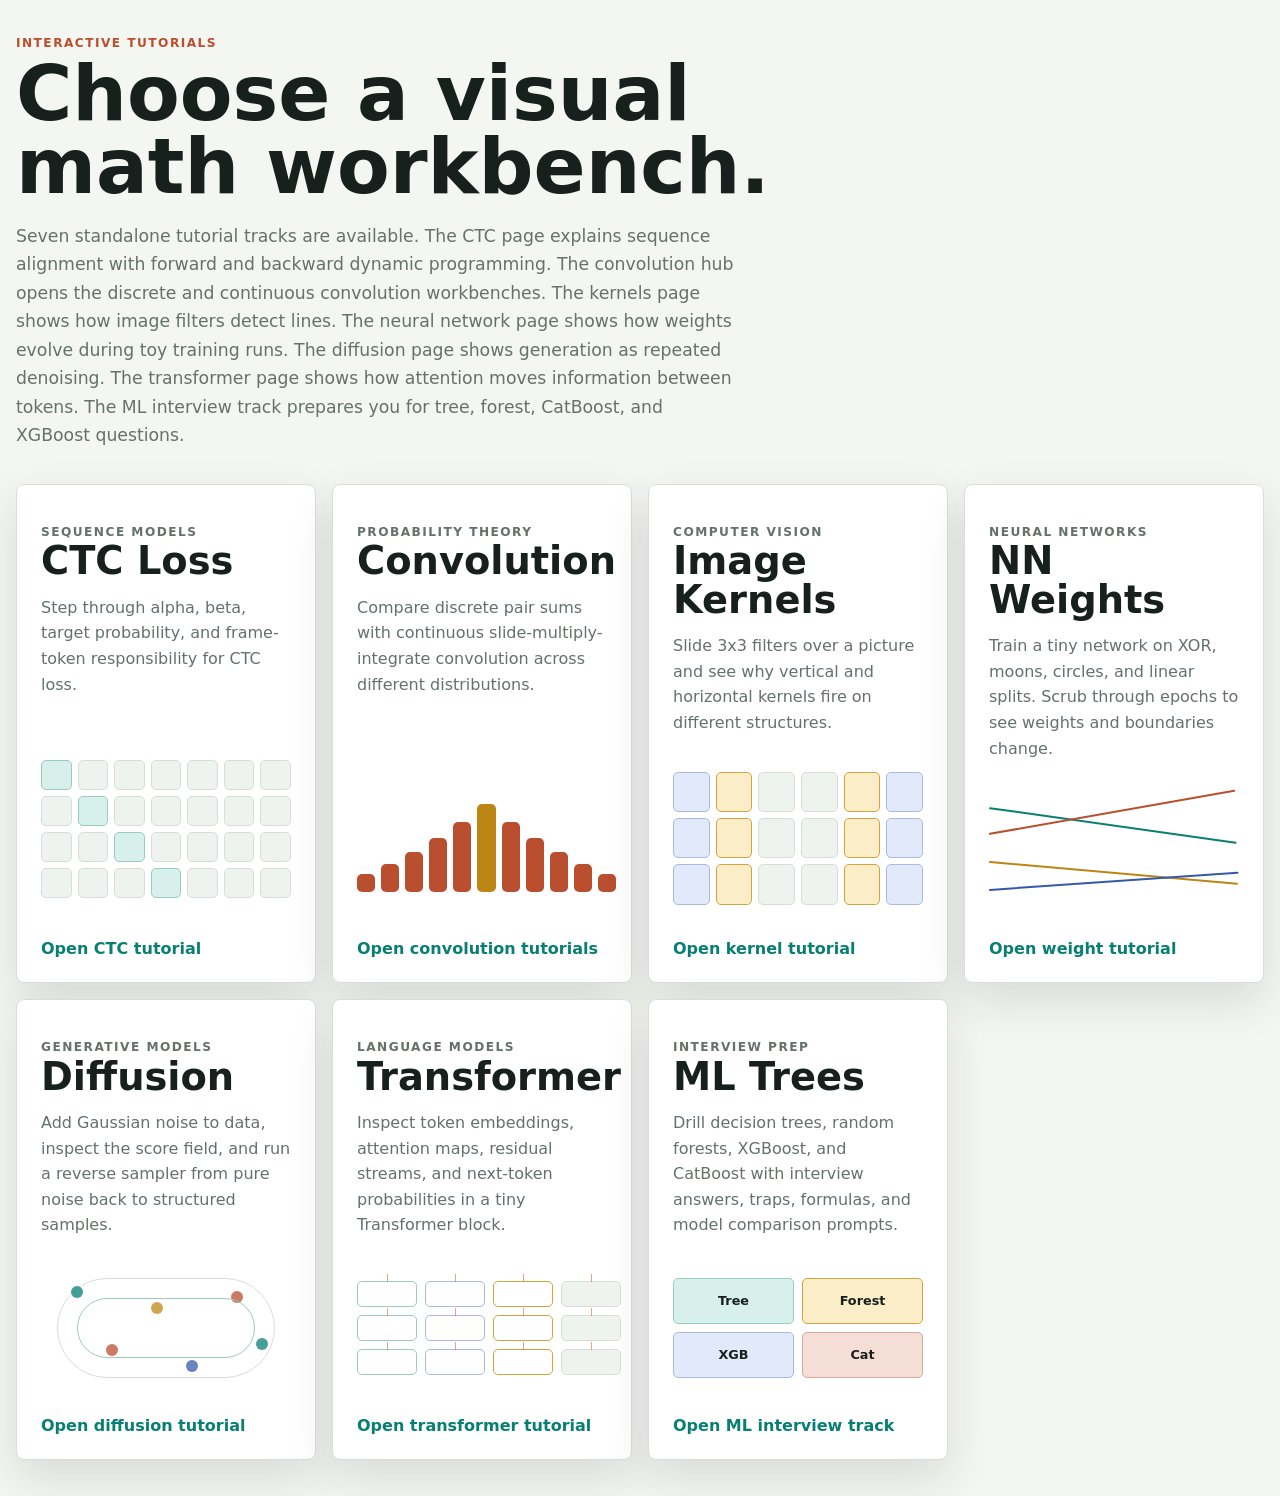
<file: index.html>
<!doctype html>
<html lang="en">
  <head>
    <meta charset="utf-8">
    <meta name="viewport" content="width=device-width, initial-scale=1">
    <title>Interactive ML Math Tutorials</title>
    <style>
      :root {
        color-scheme: light;
        --bg: #f4f6f2;
        --surface: #ffffff;
        --surface-strong: #eef3ef;
        --ink: #17201c;
        --muted: #65716a;
        --line: #d7ded8;
        --teal: #087f73;
        --rust: #b94f2f;
        --amber: #bd8614;
        --shadow: 0 18px 45px rgba(23, 32, 28, 0.12);
        font-family:
          Inter, ui-sans-serif, system-ui, -apple-system, BlinkMacSystemFont, "Segoe UI",
          sans-serif;
      }

      * {
        box-sizing: border-box;
      }

      body {
        min-width: 320px;
        min-height: 100vh;
        margin: 0;
        background: var(--bg);
        color: var(--ink);
      }

      .shell {
        display: grid;
        align-content: center;
        width: min(1500px, calc(100vw - 32px));
        min-height: 100vh;
        margin: 0 auto;
        padding: 36px 0;
      }

      .eyebrow {
        margin: 0 0 8px;
        color: var(--rust);
        font-size: 0.76rem;
        font-weight: 900;
        letter-spacing: 0.12em;
        text-transform: uppercase;
      }

      h1 {
        max-width: 880px;
        margin: 0;
        font-size: clamp(2.4rem, 6vw, 5.6rem);
        line-height: 0.95;
        letter-spacing: 0;
      }

      .lead {
        max-width: 720px;
        margin: 18px 0 0;
        color: var(--muted);
        font-size: 1.08rem;
        line-height: 1.65;
      }

      .cards {
        display: grid;
        grid-template-columns: repeat(auto-fit, minmax(280px, 1fr));
        gap: 16px;
        margin-top: 34px;
      }

      .card {
        display: grid;
        min-height: 320px;
        border: 1px solid var(--line);
        border-radius: 8px;
        background: var(--surface);
        box-shadow: var(--shadow);
        color: inherit;
        text-decoration: none;
        padding: 24px;
        transition:
          border-color 160ms ease,
          transform 160ms ease,
          box-shadow 160ms ease;
      }

      .card:hover,
      .card:focus-visible {
        border-color: var(--teal);
        box-shadow: 0 22px 56px rgba(23, 32, 28, 0.16);
        transform: translateY(-2px);
        outline: 0;
      }

      .card h2 {
        margin: 0;
        font-size: clamp(1.7rem, 3vw, 2.6rem);
        line-height: 1;
        letter-spacing: 0;
      }

      .card p {
        margin: 14px 0 0;
        color: var(--muted);
        line-height: 1.6;
      }

      .mini-visual {
        display: grid;
        align-content: end;
        min-height: 120px;
        margin-top: 24px;
      }

      .lattice {
        display: grid;
        grid-template-columns: repeat(7, 1fr);
        gap: 6px;
      }

      .lattice span,
      .bar-row span {
        border-radius: 5px;
        background: var(--surface-strong);
      }

      .lattice span {
        min-height: 30px;
        border: 1px solid var(--line);
      }

      .lattice span:nth-child(1),
      .lattice span:nth-child(9),
      .lattice span:nth-child(17),
      .lattice span:nth-child(25) {
        background: #d8f0eb;
        border-color: #9bcac1;
      }

      .bar-row {
        display: grid;
        grid-template-columns: repeat(11, 1fr);
        gap: 6px;
        align-items: end;
      }

      .bar-row span {
        background: var(--rust);
      }

      .bar-row span:nth-child(1),
      .bar-row span:nth-child(11) {
        height: 18px;
      }

      .bar-row span:nth-child(2),
      .bar-row span:nth-child(10) {
        height: 28px;
      }

      .bar-row span:nth-child(3),
      .bar-row span:nth-child(9) {
        height: 40px;
      }

      .bar-row span:nth-child(4),
      .bar-row span:nth-child(8) {
        height: 54px;
      }

      .bar-row span:nth-child(5),
      .bar-row span:nth-child(7) {
        height: 70px;
      }

      .bar-row span:nth-child(6) {
        height: 88px;
        background: var(--amber);
      }

      .kernel-mini {
        display: grid;
        grid-template-columns: repeat(6, 1fr);
        gap: 6px;
        align-content: stretch;
      }

      .kernel-mini span {
        min-height: 28px;
        border: 1px solid var(--line);
        border-radius: 5px;
        background: var(--surface-strong);
      }

      .kernel-mini span:nth-child(3n + 2) {
        background: #faedc7;
        border-color: #d5a33c;
      }

      .kernel-mini span:nth-child(6n + 1),
      .kernel-mini span:nth-child(6n + 6) {
        background: #e2e9fb;
        border-color: #aab9e4;
      }

      .weight-mini {
        position: relative;
        min-height: 132px;
      }

      .weight-mini span {
        position: absolute;
        left: 0;
        right: 0;
        height: 2px;
        border-radius: 999px;
        background: var(--teal);
        transform-origin: left center;
      }

      .weight-mini span:nth-child(1) {
        top: 22px;
        transform: rotate(8deg);
      }

      .weight-mini span:nth-child(2) {
        top: 48px;
        background: var(--rust);
        transform: rotate(-10deg);
      }

      .weight-mini span:nth-child(3) {
        top: 76px;
        background: var(--amber);
        transform: rotate(5deg);
      }

      .weight-mini span:nth-child(4) {
        top: 104px;
        background: #3559a8;
        transform: rotate(-4deg);
      }

      .diffusion-mini {
        position: relative;
        min-height: 132px;
        overflow: hidden;
      }

      .diffusion-mini span {
        position: absolute;
        width: 12px;
        height: 12px;
        border-radius: 999px;
        background: var(--rust);
        opacity: 0.75;
      }

      .diffusion-mini span:nth-child(1) {
        left: 12%;
        top: 18%;
        background: var(--teal);
      }

      .diffusion-mini span:nth-child(2) {
        left: 26%;
        top: 62%;
      }

      .diffusion-mini span:nth-child(3) {
        left: 44%;
        top: 30%;
        background: var(--amber);
      }

      .diffusion-mini span:nth-child(4) {
        left: 58%;
        top: 74%;
        background: #3559a8;
      }

      .diffusion-mini span:nth-child(5) {
        left: 76%;
        top: 22%;
      }

      .diffusion-mini span:nth-child(6) {
        left: 86%;
        top: 58%;
        background: var(--teal);
      }

      .diffusion-mini::before,
      .diffusion-mini::after {
        content: "";
        position: absolute;
        inset: 16px;
        border: 1px solid var(--line);
        border-radius: 999px;
      }

      .diffusion-mini::after {
        inset: 36px;
        border-color: #9bcac1;
      }

      .transformer-mini {
        display: grid;
        grid-template-columns: repeat(4, 1fr);
        gap: 8px;
        align-content: center;
      }

      .transformer-mini span {
        position: relative;
        min-height: 26px;
        border: 1px solid var(--line);
        border-radius: 5px;
        background: var(--surface-strong);
      }

      .transformer-mini span:nth-child(4n + 1) {
        background: var(--teal-soft);
        border-color: #9bcac1;
      }

      .transformer-mini span:nth-child(4n + 2) {
        background: var(--blue-soft);
        border-color: #aab9e4;
      }

      .transformer-mini span:nth-child(4n + 3) {
        background: var(--amber-soft);
        border-color: #d5a33c;
      }

      .transformer-mini span::after {
        content: "";
        position: absolute;
        left: 50%;
        top: -8px;
        width: 1px;
        height: 8px;
        background: var(--rust);
        opacity: 0.5;
      }

      .interview-mini {
        display: grid;
        grid-template-columns: repeat(2, minmax(0, 1fr));
        gap: 8px;
        align-content: center;
      }

      .interview-mini span {
        display: grid;
        place-items: center;
        min-height: 46px;
        border: 1px solid var(--line);
        border-radius: 5px;
        background: #eef3ef;
        color: var(--ink);
        font-size: 0.8rem;
        font-weight: 900;
      }

      .interview-mini span:nth-child(1) {
        border-color: #9bcac1;
        background: #d8f0eb;
      }

      .interview-mini span:nth-child(2) {
        border-color: #d5a33c;
        background: #faedc7;
      }

      .interview-mini span:nth-child(3) {
        border-color: #aab9e4;
        background: #e2e9fb;
      }

      .interview-mini span:nth-child(4) {
        border-color: #d9a99a;
        background: #f5ded5;
      }

      .open-label {
        align-self: end;
        display: inline-flex;
        align-items: center;
        gap: 8px;
        margin-top: 22px;
        color: var(--teal);
        font-weight: 900;
      }

      @media (max-width: 1180px) {
        .cards {
          grid-template-columns: repeat(2, minmax(0, 1fr));
        }
      }

      @media (max-width: 820px) {
        .shell {
          align-content: start;
          padding: 24px 0;
        }

        h1 {
          max-width: 12em;
          font-size: clamp(2rem, 9vw, 3.3rem);
          line-height: 1.02;
        }

        .cards {
          grid-template-columns: 1fr;
        }

        .card {
          min-height: 260px;
        }
      }
    </style>
  </head>
  <body>
    <main class="shell">
      <p class="eyebrow">Interactive Tutorials</p>
      <h1>Choose a visual math workbench.</h1>
      <p class="lead">
        Seven standalone tutorial tracks are available. The CTC page explains sequence
        alignment with forward and backward dynamic programming. The convolution
        hub opens the discrete and continuous convolution workbenches. The
        kernels page shows how image filters detect lines. The neural network
        page shows how weights evolve during toy training runs. The diffusion
        page shows generation as repeated denoising. The transformer page shows
        how attention moves information between tokens. The ML interview track
        prepares you for tree, forest, CatBoost, and XGBoost questions.
      </p>

      <div class="cards" aria-label="Tutorials">
        <a class="card" href="ctc.html">
          <div>
            <p class="eyebrow">Sequence models</p>
            <h2>CTC Loss</h2>
            <p>
              Step through alpha, beta, target probability, and frame-token
              responsibility for CTC loss.
            </p>
          </div>
          <div class="mini-visual lattice" aria-hidden="true">
            <span></span><span></span><span></span><span></span><span></span><span></span><span></span>
            <span></span><span></span><span></span><span></span><span></span><span></span><span></span>
            <span></span><span></span><span></span><span></span><span></span><span></span><span></span>
            <span></span><span></span><span></span><span></span><span></span><span></span><span></span>
          </div>
          <span class="open-label">Open CTC tutorial</span>
        </a>

        <a class="card" href="convolution.html">
          <div>
            <p class="eyebrow">Probability theory</p>
            <h2>Convolution</h2>
            <p>
              Compare discrete pair sums with continuous slide-multiply-integrate
              convolution across different distributions.
            </p>
          </div>
          <div class="mini-visual bar-row" aria-hidden="true">
            <span></span><span></span><span></span><span></span><span></span><span></span>
            <span></span><span></span><span></span><span></span><span></span>
          </div>
          <span class="open-label">Open convolution tutorials</span>
        </a>

        <a class="card" href="kernels.html">
          <div>
            <p class="eyebrow">Computer vision</p>
            <h2>Image Kernels</h2>
            <p>
              Slide 3x3 filters over a picture and see why vertical and
              horizontal kernels fire on different structures.
            </p>
          </div>
          <div class="mini-visual kernel-mini" aria-hidden="true">
            <span></span><span></span><span></span><span></span><span></span><span></span>
            <span></span><span></span><span></span><span></span><span></span><span></span>
            <span></span><span></span><span></span><span></span><span></span><span></span>
          </div>
          <span class="open-label">Open kernel tutorial</span>
        </a>

        <a class="card" href="nn-weights.html">
          <div>
            <p class="eyebrow">Neural networks</p>
            <h2>NN Weights</h2>
            <p>
              Train a tiny network on XOR, moons, circles, and linear splits.
              Scrub through epochs to see weights and boundaries change.
            </p>
          </div>
          <div class="mini-visual weight-mini" aria-hidden="true">
            <span></span><span></span><span></span><span></span>
          </div>
          <span class="open-label">Open weight tutorial</span>
        </a>

        <a class="card" href="diffusion.html">
          <div>
            <p class="eyebrow">Generative models</p>
            <h2>Diffusion</h2>
            <p>
              Add Gaussian noise to data, inspect the score field, and run a
              reverse sampler from pure noise back to structured samples.
            </p>
          </div>
          <div class="mini-visual diffusion-mini" aria-hidden="true">
            <span></span><span></span><span></span><span></span><span></span><span></span>
          </div>
          <span class="open-label">Open diffusion tutorial</span>
        </a>

        <a class="card" href="transformer.html">
          <div>
            <p class="eyebrow">Language models</p>
            <h2>Transformer</h2>
            <p>
              Inspect token embeddings, attention maps, residual streams, and
              next-token probabilities in a tiny Transformer block.
            </p>
          </div>
          <div class="mini-visual transformer-mini" aria-hidden="true">
            <span></span><span></span><span></span><span></span>
            <span></span><span></span><span></span><span></span>
            <span></span><span></span><span></span><span></span>
          </div>
          <span class="open-label">Open transformer tutorial</span>
        </a>

        <a class="card" href="ml-interview.html">
          <div>
            <p class="eyebrow">Interview prep</p>
            <h2>ML Trees</h2>
            <p>
              Drill decision trees, random forests, XGBoost, and CatBoost with
              interview answers, traps, formulas, and model comparison prompts.
            </p>
          </div>
          <div class="mini-visual interview-mini" aria-hidden="true">
            <span>Tree</span><span>Forest</span><span>XGB</span><span>Cat</span>
          </div>
          <span class="open-label">Open ML interview track</span>
        </a>
      </div>
    </main>
  </body>
</html>
</file>
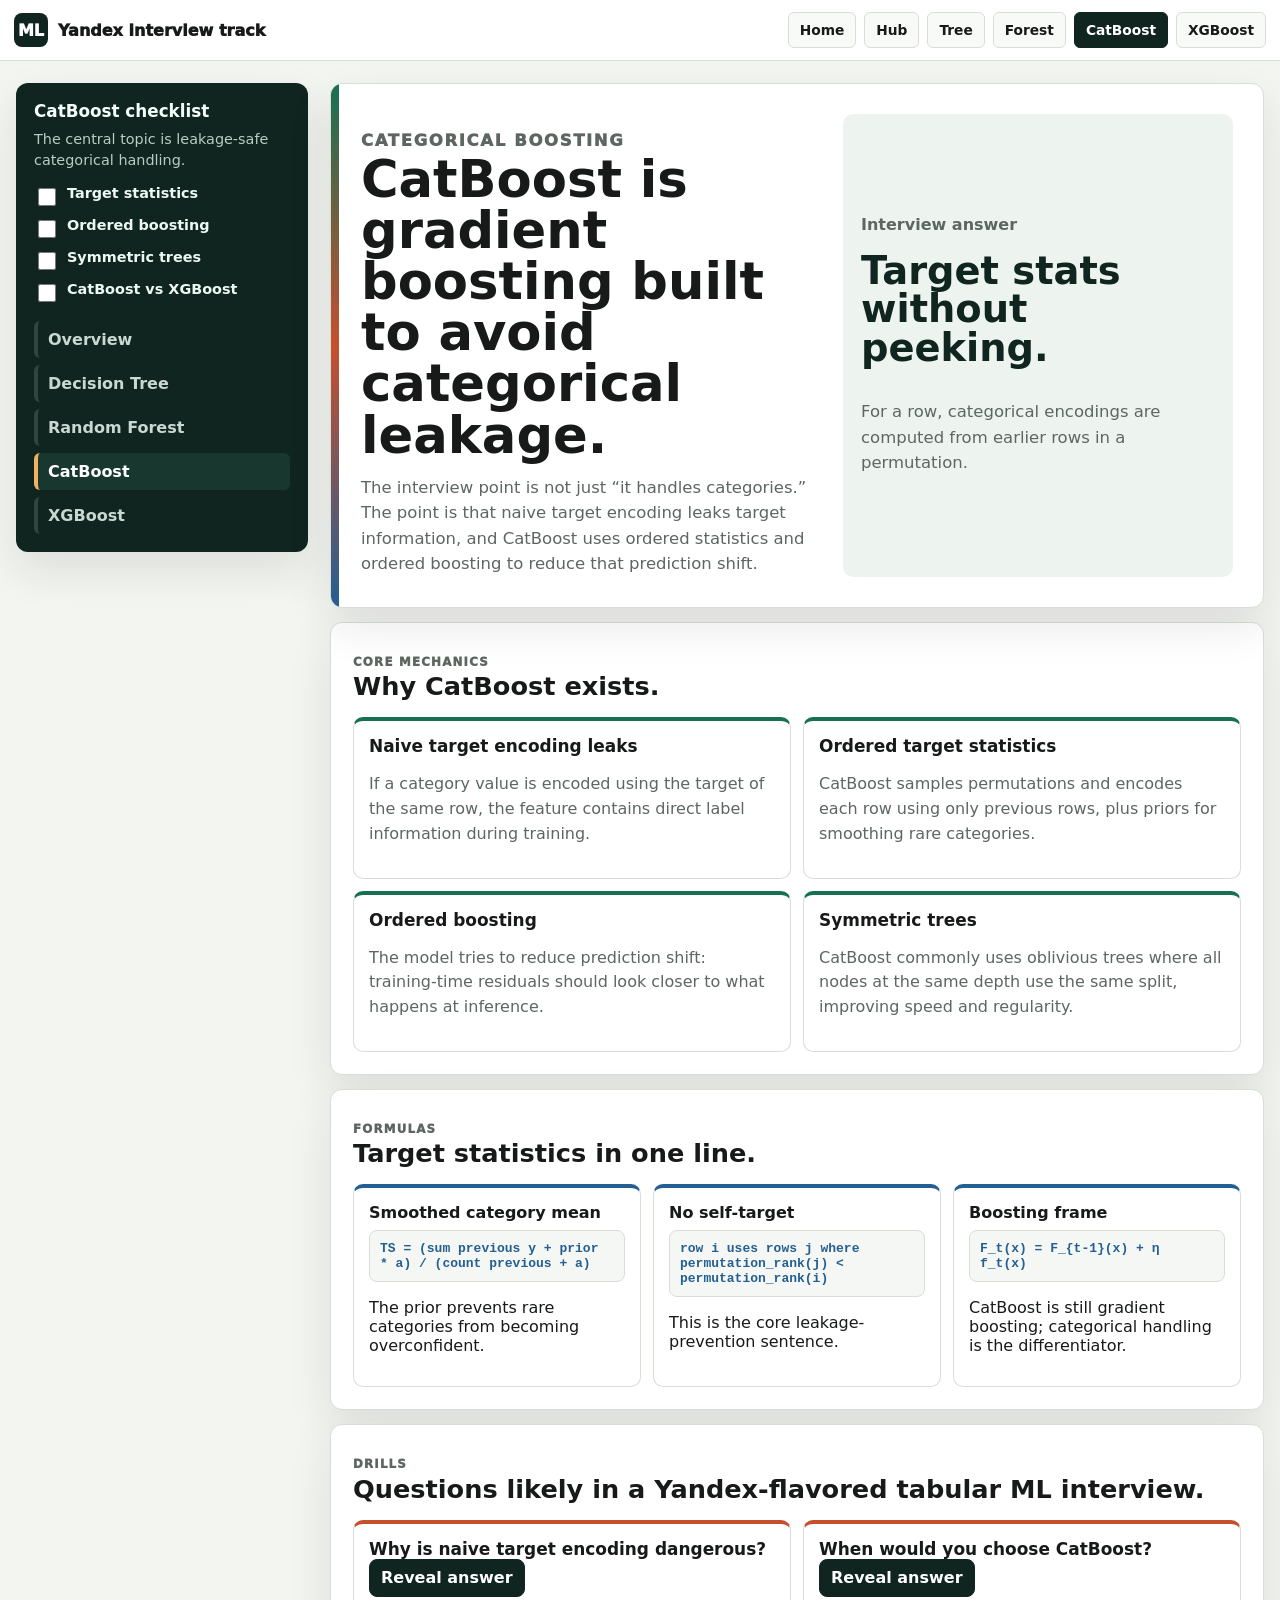
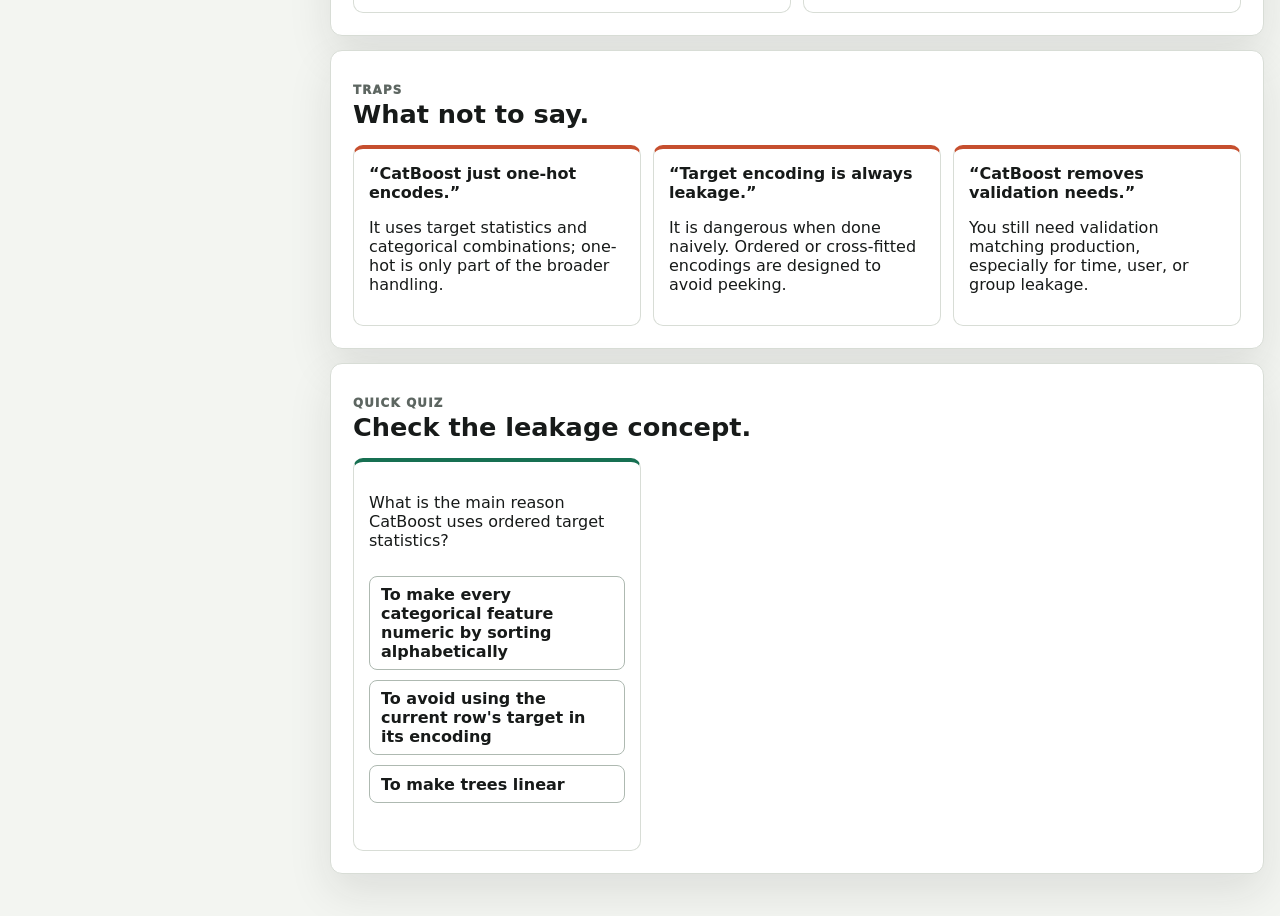
<file: catboost.html>
<!doctype html>
<html lang="en">
  <head>
    <meta charset="utf-8">
    <meta name="viewport" content="width=device-width, initial-scale=1">
    <title>CatBoost Interview Tutorial</title>
    <link rel="stylesheet" href="ml-interview.css">
  </head>
  <body data-page="catboost">
    <header class="topline">
      <div class="topline-inner">
        <a class="brand" href="ml-interview.html"><span class="brand-mark">ML</span> Yandex interview track</a>
        <nav class="top-nav" aria-label="Tutorial pages">
          <a href="index.html">Home</a>
          <a href="ml-interview.html">Hub</a>
          <a href="decision-tree.html">Tree</a>
          <a href="random-forest.html">Forest</a>
          <a aria-current="page" href="catboost.html">CatBoost</a>
          <a href="xgboost.html">XGBoost</a>
        </nav>
      </div>
    </header>

    <main class="layout">
      <aside class="side-panel">
        <h2>CatBoost checklist</h2>
        <p class="side-note">The central topic is leakage-safe categorical handling.</p>
        <div class="progress-list">
          <label><input type="checkbox" data-progress="target-stats"> Target statistics</label>
          <label><input type="checkbox" data-progress="ordered"> Ordered boosting</label>
          <label><input type="checkbox" data-progress="symmetric"> Symmetric trees</label>
          <label><input type="checkbox" data-progress="compare"> CatBoost vs XGBoost</label>
        </div>
        <nav class="page-links" aria-label="Track pages">
          <a href="ml-interview.html">Overview</a>
          <a href="decision-tree.html">Decision Tree</a>
          <a href="random-forest.html">Random Forest</a>
          <a aria-current="page" href="catboost.html">CatBoost</a>
          <a href="xgboost.html">XGBoost</a>
        </nav>
      </aside>

      <div class="content">
        <section class="hero">
          <div>
            <p class="eyebrow">Categorical boosting</p>
            <h1>CatBoost is gradient boosting built to avoid categorical leakage.</h1>
            <p>
              The interview point is not just “it handles categories.” The point is
              that naive target encoding leaks target information, and CatBoost uses
              ordered statistics and ordered boosting to reduce that prediction shift.
            </p>
          </div>
          <div class="brief-card">
            <span>Interview answer</span>
            <strong>Target stats without peeking.</strong>
            <p>For a row, categorical encodings are computed from earlier rows in a permutation.</p>
          </div>
        </section>

        <section class="section">
          <p class="eyebrow">Core mechanics</p>
          <h2>Why CatBoost exists.</h2>
          <div class="concept-grid">
            <article class="concept">
              <h3>Naive target encoding leaks</h3>
              <p>If a category value is encoded using the target of the same row, the feature contains direct label information during training.</p>
            </article>
            <article class="concept">
              <h3>Ordered target statistics</h3>
              <p>CatBoost samples permutations and encodes each row using only previous rows, plus priors for smoothing rare categories.</p>
            </article>
            <article class="concept">
              <h3>Ordered boosting</h3>
              <p>The model tries to reduce prediction shift: training-time residuals should look closer to what happens at inference.</p>
            </article>
            <article class="concept">
              <h3>Symmetric trees</h3>
              <p>CatBoost commonly uses oblivious trees where all nodes at the same depth use the same split, improving speed and regularity.</p>
            </article>
          </div>
        </section>

        <section class="section">
          <p class="eyebrow">Formulas</p>
          <h2>Target statistics in one line.</h2>
          <div class="formula-grid">
            <article class="formula">
              <strong>Smoothed category mean</strong>
              <code>TS = (sum previous y + prior * a) / (count previous + a)</code>
              <p>The prior prevents rare categories from becoming overconfident.</p>
            </article>
            <article class="formula">
              <strong>No self-target</strong>
              <code>row i uses rows j where permutation_rank(j) &lt; permutation_rank(i)</code>
              <p>This is the core leakage-prevention sentence.</p>
            </article>
            <article class="formula">
              <strong>Boosting frame</strong>
              <code>F_t(x) = F_{t-1}(x) + η f_t(x)</code>
              <p>CatBoost is still gradient boosting; categorical handling is the differentiator.</p>
            </article>
          </div>
        </section>

        <section class="section">
          <p class="eyebrow">Drills</p>
          <h2>Questions likely in a Yandex-flavored tabular ML interview.</h2>
          <div class="drill-grid">
            <article class="drill">
              <h3>Why is naive target encoding dangerous?</h3>
              <button class="answer-button" type="button" data-reveal="cat-a1" aria-expanded="false">Reveal answer</button>
              <div class="answer-box" id="cat-a1">
                <h4>Answer</h4>
                <p>The encoded feature can include the current row’s label. Training loss becomes too optimistic, and validation or production performance drops.</p>
              </div>
            </article>
            <article class="drill">
              <h3>When would you choose CatBoost?</h3>
              <button class="answer-button" type="button" data-reveal="cat-a2" aria-expanded="false">Reveal answer</button>
              <div class="answer-box" id="cat-a2">
                <h4>Answer</h4>
                <p>For tabular data with important categorical features, especially high-cardinality categories, limited preprocessing time, and leakage-sensitive validation.</p>
              </div>
            </article>
          </div>
        </section>

        <section class="section">
          <p class="eyebrow">Traps</p>
          <h2>What not to say.</h2>
          <div class="mistake-grid">
            <article class="mistake"><strong>“CatBoost just one-hot encodes.”</strong><p>It uses target statistics and categorical combinations; one-hot is only part of the broader handling.</p></article>
            <article class="mistake"><strong>“Target encoding is always leakage.”</strong><p>It is dangerous when done naively. Ordered or cross-fitted encodings are designed to avoid peeking.</p></article>
            <article class="mistake"><strong>“CatBoost removes validation needs.”</strong><p>You still need validation matching production, especially for time, user, or group leakage.</p></article>
          </div>
        </section>

        <section class="section">
          <p class="eyebrow">Quick quiz</p>
          <h2>Check the leakage concept.</h2>
          <div class="quiz-grid">
            <article class="quiz-card" data-quiz data-correct="Correct: ordered statistics avoid using the row's own target." data-wrong="Not quite. The key is avoiding self-target leakage.">
              <p>What is the main reason CatBoost uses ordered target statistics?</p>
              <button type="button" data-answer="false">To make every categorical feature numeric by sorting alphabetically</button>
              <button type="button" data-answer="true">To avoid using the current row's target in its encoding</button>
              <button type="button" data-answer="false">To make trees linear</button>
              <p class="quiz-feedback"></p>
            </article>
          </div>
        </section>
      </div>
    </main>
    <script src="ml-interview.js"></script>
  </body>
</html>
</file>
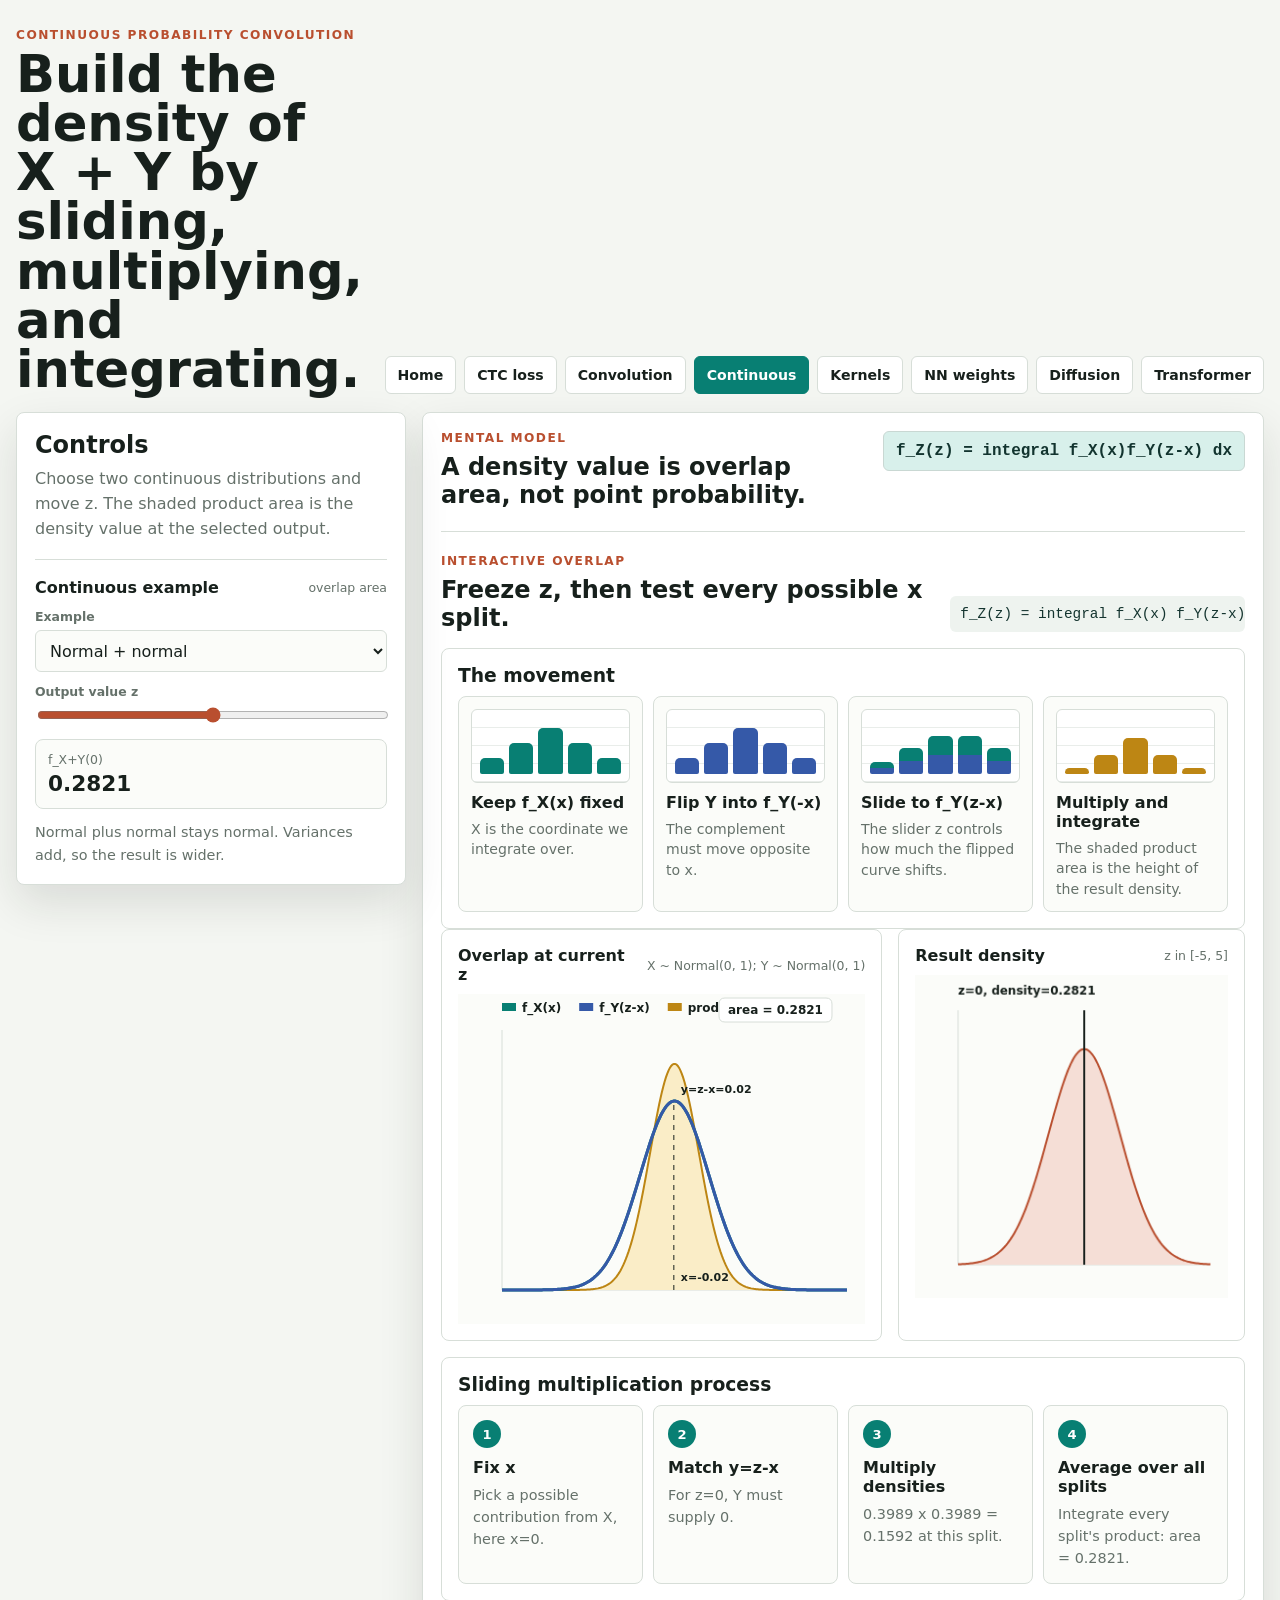
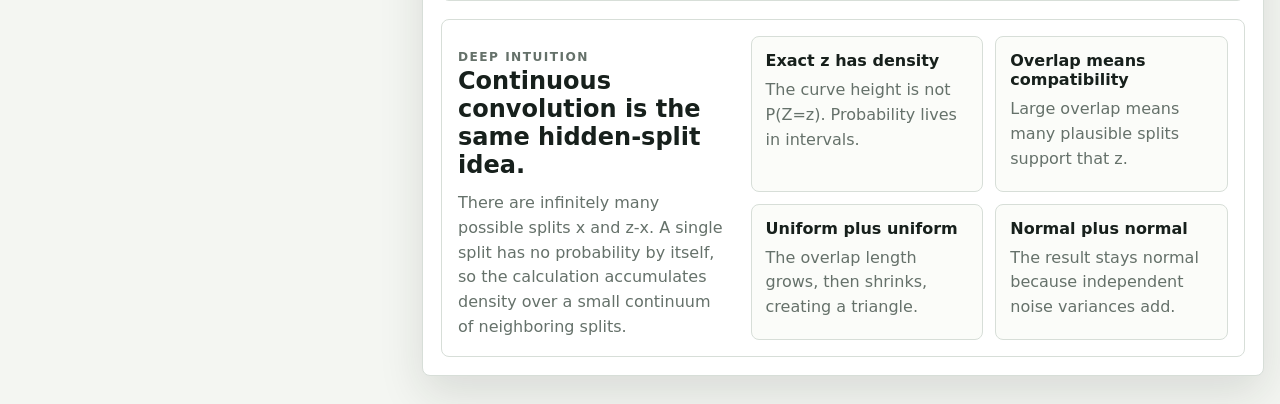
<file: continuous-convolution.html>
<!doctype html>
<html lang="en">
  <head>
    <meta charset="utf-8">
    <meta name="viewport" content="width=device-width, initial-scale=1">
    <title>Continuous Probability Convolution</title>
    <link rel="stylesheet" href="convolution.css">
  </head>
  <body>
    <header class="topbar">
      <div>
        <p class="eyebrow">Continuous probability convolution</p>
        <h1>Build the density of X + Y by sliding, multiplying, and integrating.</h1>
      </div>
      <nav class="page-nav" aria-label="Pages">
        <a href="index.html">Home</a>
        <a href="ctc.html">CTC loss</a>
        <a href="convolution.html">Convolution</a>
        <a aria-current="page" href="continuous-convolution.html">Continuous</a>
        <a href="kernels.html">Kernels</a>
        <a href="nn-weights.html">NN weights</a>
        <a href="diffusion.html">Diffusion</a>
        <a href="transformer.html">Transformer</a>
      </nav>
    </header>

    <main class="layout">
      <aside class="control-panel" aria-labelledby="controlsHeading">
        <div class="panel-heading">
          <h2 id="controlsHeading">Controls</h2>
          <p>
            Choose two continuous distributions and move z. The shaded product
            area is the density value at the selected output.
          </p>
        </div>

        <section class="control-section" aria-labelledby="continuousControls">
          <div class="section-title-row">
            <h3 id="continuousControls">Continuous example</h3>
            <span>overlap area</span>
          </div>
          <label class="field">
            <span>Example</span>
            <select id="continuousPreset">
              <option value="normalNormal">Normal + normal</option>
              <option value="uniformUniform">Uniform + uniform</option>
              <option value="exponentialExponential">Exponential + exponential</option>
              <option value="normalUniform">Normal + uniform</option>
            </select>
          </label>
          <label class="field">
            <span>Output value z</span>
            <input id="continuousZ" type="range" min="-4" max="4" value="0" step="0.05">
          </label>
          <div class="metric">
            <span id="continuousZLabel">f_X+Y(0)</span>
            <strong id="continuousValue">0</strong>
          </div>
          <p class="hint" id="continuousHint"></p>
        </section>
      </aside>

      <section class="workspace" aria-labelledby="mainHeading">
        <div class="workspace-header">
          <div>
            <p class="eyebrow">Mental model</p>
            <h2 id="mainHeading">A density value is overlap area, not point probability.</h2>
          </div>
          <div class="summary-pill">f_Z(z) = integral f_X(x)f_Y(z-x) dx</div>
        </div>

        <section class="demo-section" aria-labelledby="continuousHeading">
          <div class="demo-heading">
            <div>
              <p class="eyebrow">Interactive overlap</p>
              <h2 id="continuousHeading">Freeze z, then test every possible x split.</h2>
            </div>
            <code>f_Z(z) = integral f_X(x) f_Y(z-x) dx</code>
          </div>

          <article class="formula-panel">
            <h3>The movement</h3>
            <div class="motion-strip" aria-label="Continuous convolution movement">
              <div class="motion-step">
                <div class="mini-bars teal-bars">
                  <span></span><span></span><span></span><span></span><span></span>
                </div>
                <strong>Keep f_X(x) fixed</strong>
                <p>X is the coordinate we integrate over.</p>
              </div>
              <div class="motion-step">
                <div class="mini-bars blue-bars flipped-bars">
                  <span></span><span></span><span></span><span></span><span></span>
                </div>
                <strong>Flip Y into f_Y(-x)</strong>
                <p>The complement must move opposite to x.</p>
              </div>
              <div class="motion-step">
                <div class="mini-bars mixed-bars">
                  <span></span><span></span><span></span><span></span><span></span>
                </div>
                <strong>Slide to f_Y(z-x)</strong>
                <p>The slider z controls how much the flipped curve shifts.</p>
              </div>
              <div class="motion-step">
                <div class="mini-bars amber-bars">
                  <span></span><span></span><span></span><span></span><span></span>
                </div>
                <strong>Multiply and integrate</strong>
                <p>The shaded product area is the height of the result density.</p>
              </div>
            </div>
          </article>

          <div class="visual-grid">
            <article class="visual-card">
              <div class="section-title-row">
                <h3>Overlap at current z</h3>
                <span id="overlapLabel"></span>
              </div>
              <canvas id="overlapCanvas" height="330" aria-label="Continuous convolution overlap"></canvas>
            </article>

            <article class="visual-card">
              <div class="section-title-row">
                <h3>Result density</h3>
                <span id="continuousSupportLabel"></span>
              </div>
              <canvas id="continuousCanvas" height="330" aria-label="Convolution result density"></canvas>
            </article>
          </div>

          <article class="formula-panel">
            <h3>Sliding multiplication process</h3>
            <div class="process-strip" id="processStrip"></div>
          </article>
        </section>

        <section class="intuition-band" aria-labelledby="intuitionHeading">
          <div>
            <p class="eyebrow">Deep intuition</p>
            <h2 id="intuitionHeading">Continuous convolution is the same hidden-split idea.</h2>
            <p>
              There are infinitely many possible splits x and z-x. A single split
              has no probability by itself, so the calculation accumulates density
              over a small continuum of neighboring splits.
            </p>
          </div>
          <div class="insight-grid">
            <div class="insight">
              <strong>Exact z has density</strong>
              <p>The curve height is not P(Z=z). Probability lives in intervals.</p>
            </div>
            <div class="insight">
              <strong>Overlap means compatibility</strong>
              <p>Large overlap means many plausible splits support that z.</p>
            </div>
            <div class="insight">
              <strong>Uniform plus uniform</strong>
              <p>The overlap length grows, then shrinks, creating a triangle.</p>
            </div>
            <div class="insight">
              <strong>Normal plus normal</strong>
              <p>The result stays normal because independent noise variances add.</p>
            </div>
          </div>
        </section>
      </section>
    </main>

    <script src="convolution.js"></script>
  </body>
</html>
</file>
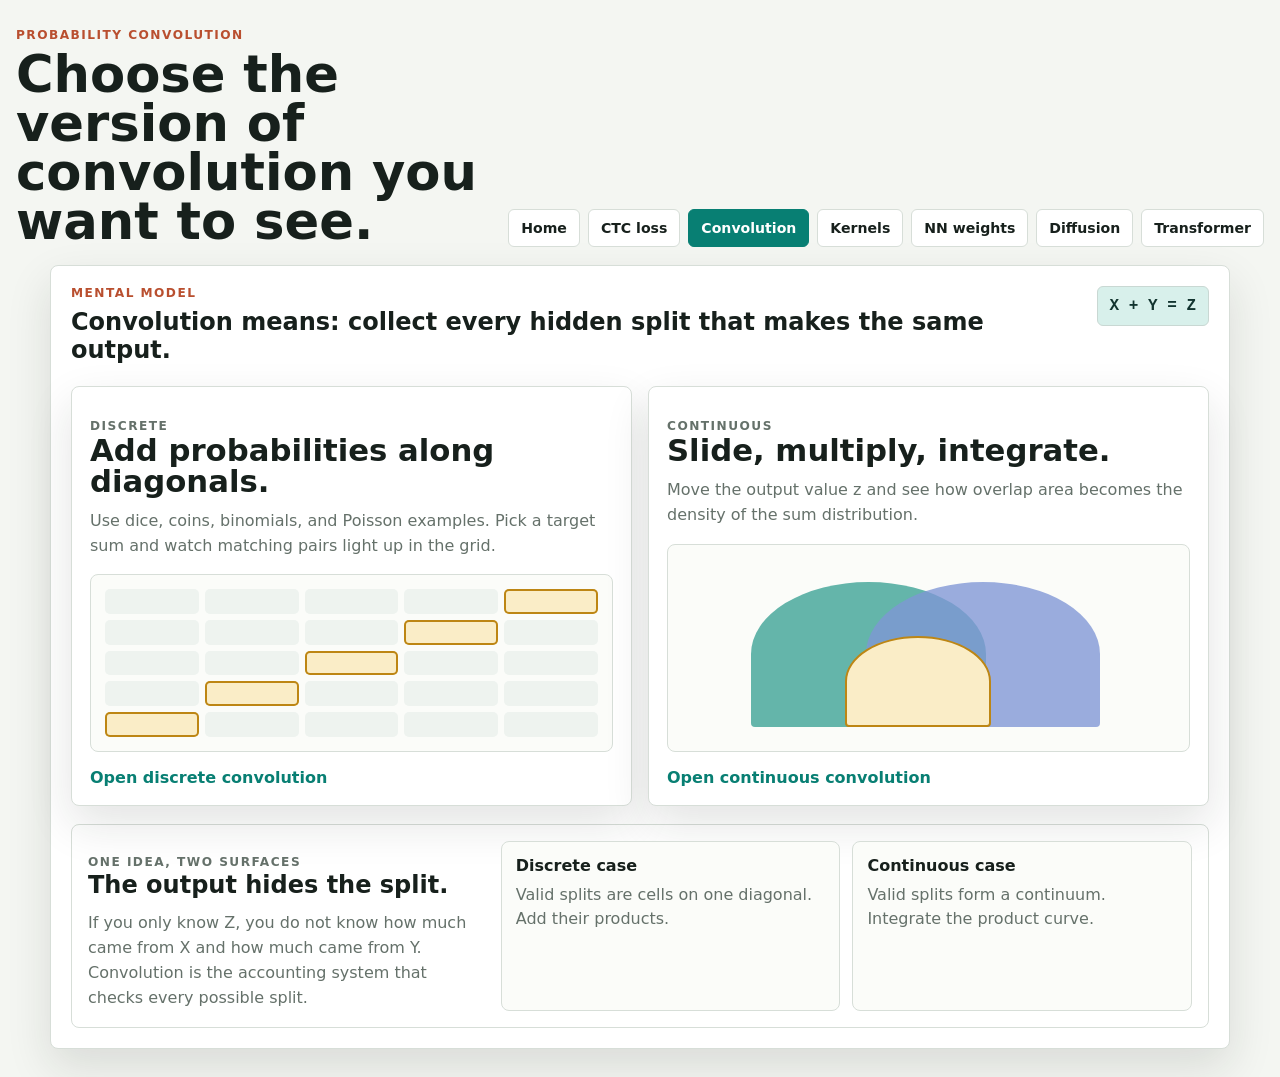
<file: convolution.html>
<!doctype html>
<html lang="en">
  <head>
    <meta charset="utf-8">
    <meta name="viewport" content="width=device-width, initial-scale=1">
    <title>Probability Convolution Tutorials</title>
    <link rel="stylesheet" href="convolution.css">
  </head>
  <body>
    <header class="topbar">
      <div>
        <p class="eyebrow">Probability convolution</p>
        <h1>Choose the version of convolution you want to see.</h1>
      </div>
      <nav class="page-nav" aria-label="Pages">
        <a href="index.html">Home</a>
        <a href="ctc.html">CTC loss</a>
        <a aria-current="page" href="convolution.html">Convolution</a>
        <a href="kernels.html">Kernels</a>
        <a href="nn-weights.html">NN weights</a>
        <a href="diffusion.html">Diffusion</a>
        <a href="transformer.html">Transformer</a>
      </nav>
    </header>

    <main class="hub-layout">
      <section class="workspace hub-panel" aria-labelledby="hubHeading">
        <div class="workspace-header">
          <div>
            <p class="eyebrow">Mental model</p>
            <h2 id="hubHeading">Convolution means: collect every hidden split that makes the same output.</h2>
          </div>
          <div class="summary-pill">X + Y = Z</div>
        </div>

        <div class="choice-grid" aria-label="Convolution tutorial choices">
          <a class="choice-card" href="discrete-convolution.html">
            <div>
              <p class="eyebrow">Discrete</p>
              <h2>Add probabilities along diagonals.</h2>
              <p>
                Use dice, coins, binomials, and Poisson examples. Pick a target sum
                and watch matching pairs light up in the grid.
              </p>
            </div>
            <div class="choice-visual mini-diagonal-grid" aria-hidden="true">
              <span></span><span></span><span></span><span></span><span></span>
              <span></span><span></span><span></span><span></span><span></span>
              <span></span><span></span><span></span><span></span><span></span>
              <span></span><span></span><span></span><span></span><span></span>
              <span></span><span></span><span></span><span></span><span></span>
            </div>
            <strong>Open discrete convolution</strong>
          </a>

          <a class="choice-card" href="continuous-convolution.html">
            <div>
              <p class="eyebrow">Continuous</p>
              <h2>Slide, multiply, integrate.</h2>
              <p>
                Move the output value z and see how overlap area becomes the
                density of the sum distribution.
              </p>
            </div>
            <div class="choice-visual mini-slide-visual" aria-hidden="true">
              <i></i>
              <i></i>
              <b></b>
            </div>
            <strong>Open continuous convolution</strong>
          </a>
        </div>

        <section class="intuition-band" aria-labelledby="intuitionHeading">
          <div>
            <p class="eyebrow">One idea, two surfaces</p>
            <h2 id="intuitionHeading">The output hides the split.</h2>
            <p>
              If you only know Z, you do not know how much came from X and how
              much came from Y. Convolution is the accounting system that checks
              every possible split.
            </p>
          </div>
          <div class="insight-grid">
            <div class="insight">
              <strong>Discrete case</strong>
              <p>Valid splits are cells on one diagonal. Add their products.</p>
            </div>
            <div class="insight">
              <strong>Continuous case</strong>
              <p>Valid splits form a continuum. Integrate the product curve.</p>
            </div>
          </div>
        </section>
      </section>
    </main>
  </body>
</html>
</file>
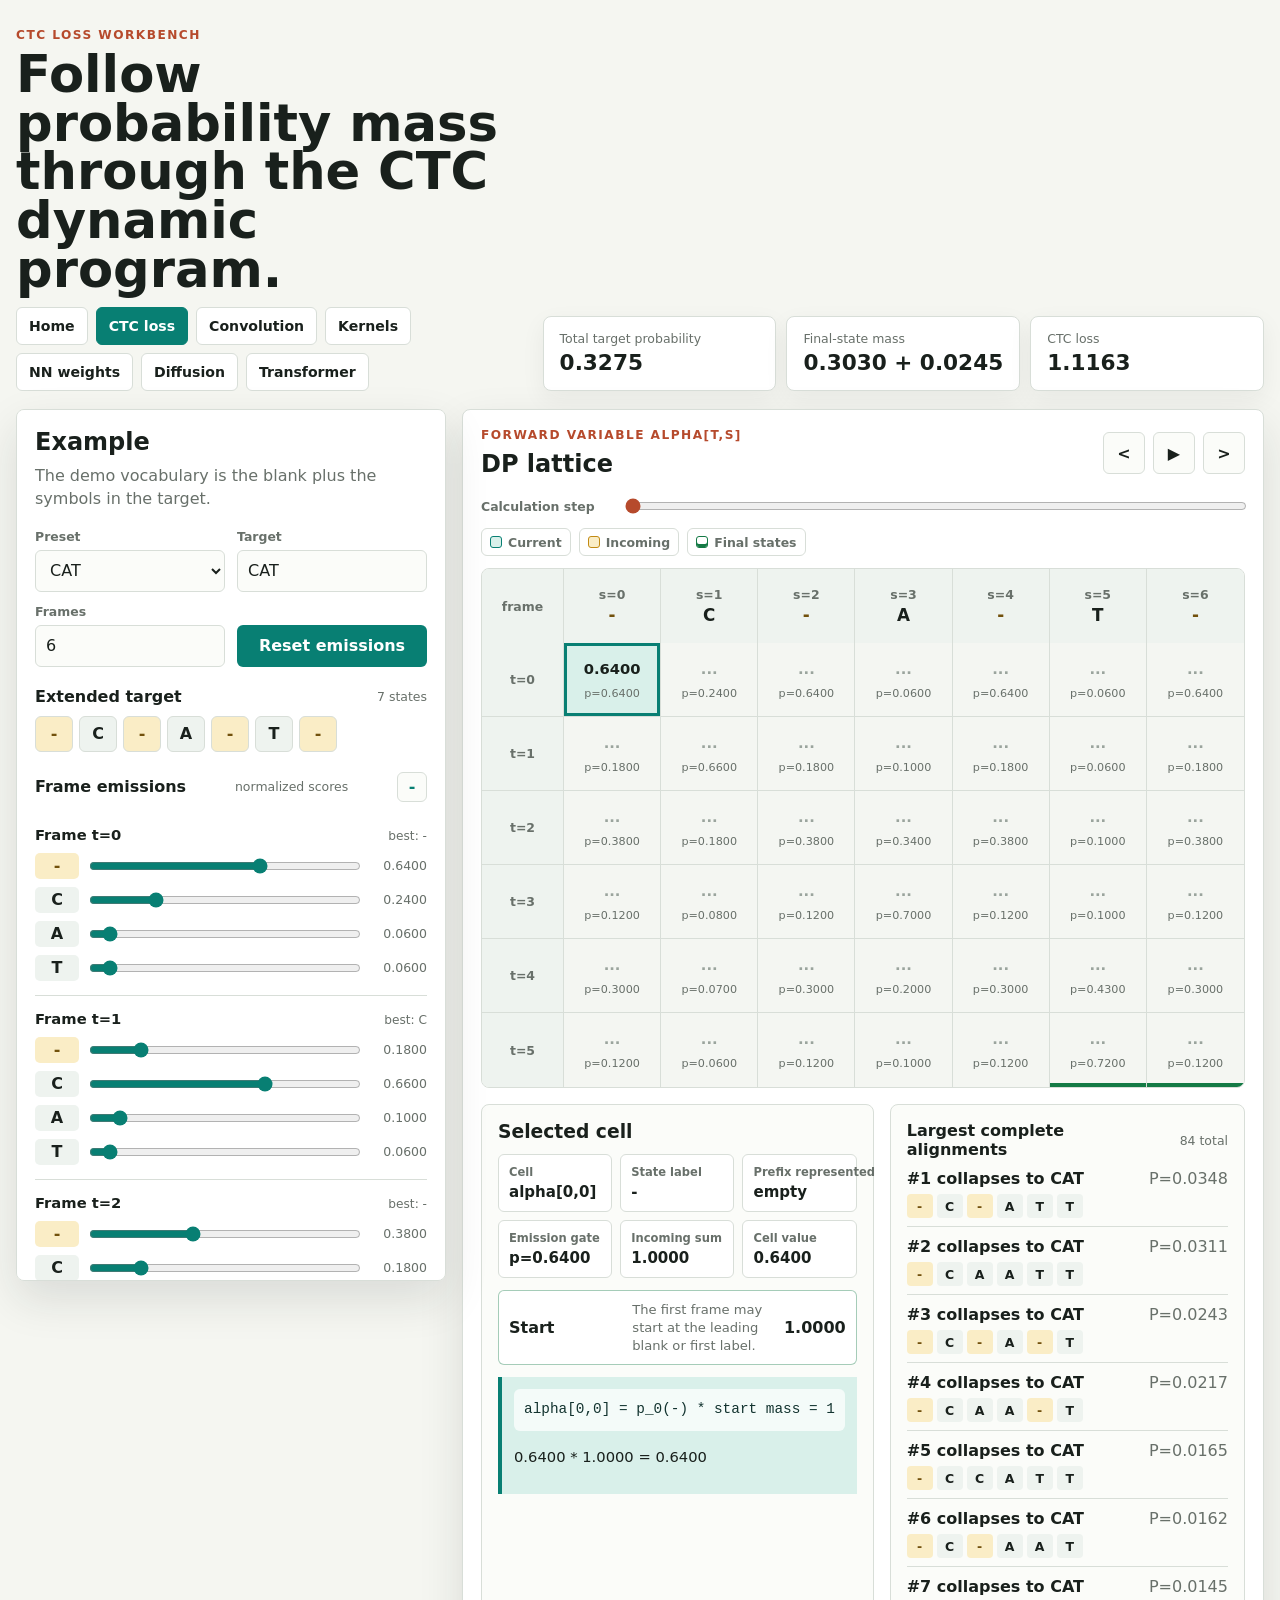
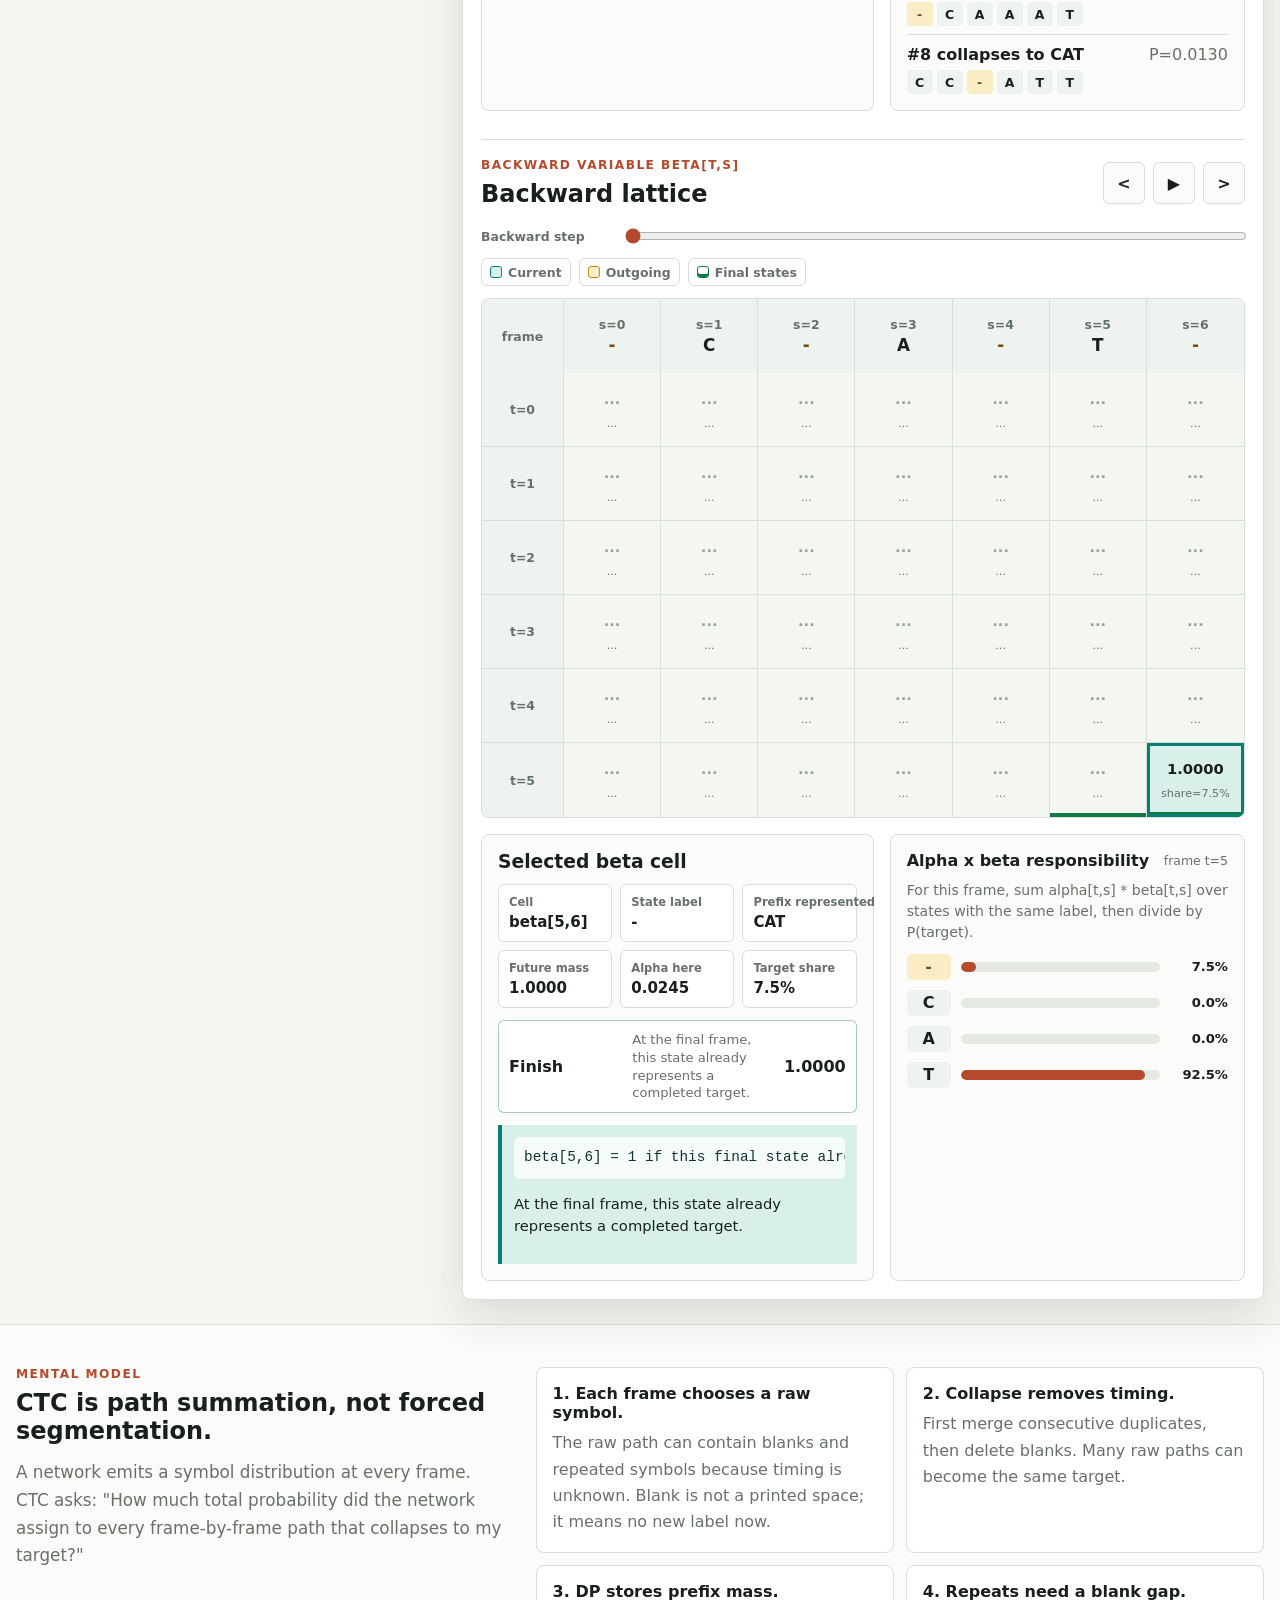
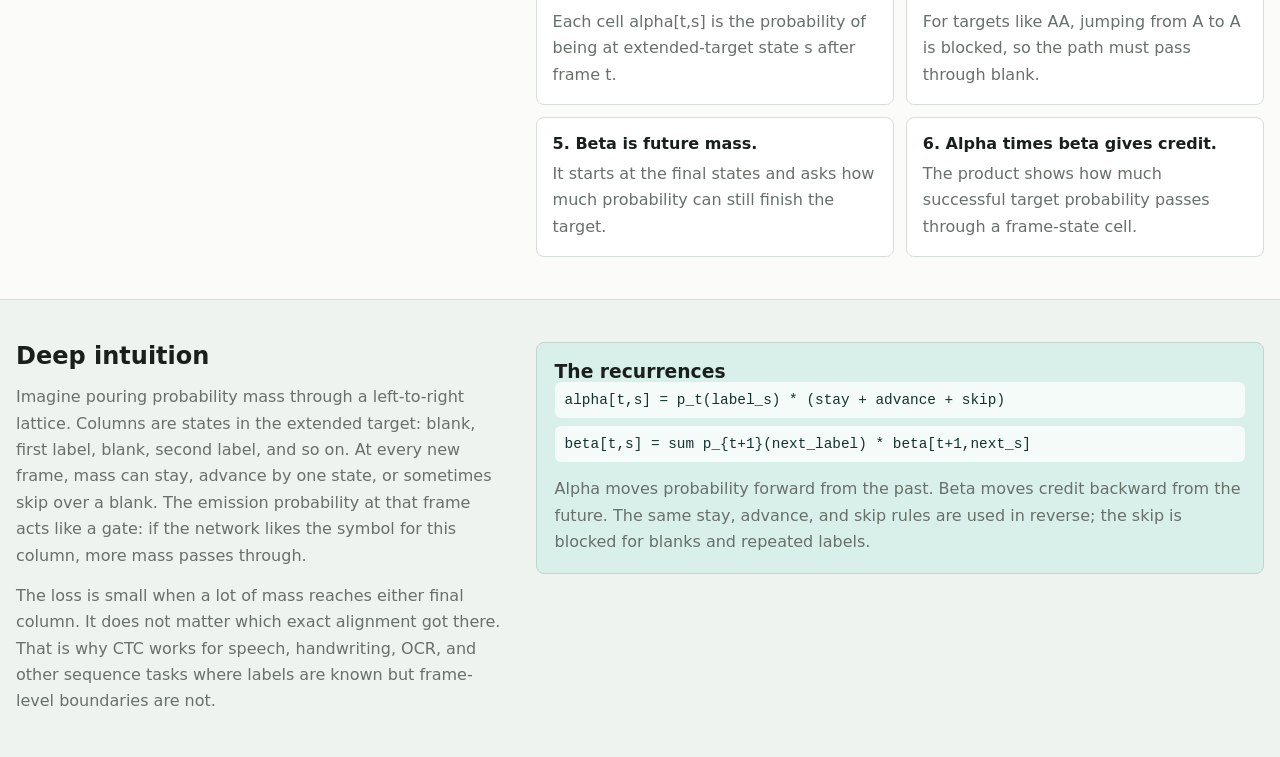
<file: ctc.html>
<!doctype html>
<html lang="en">
  <head>
    <meta charset="utf-8">
    <meta name="viewport" content="width=device-width, initial-scale=1">
    <title>CTC Loss DP Workbench</title>
    <link rel="stylesheet" href="styles.css">
  </head>
  <body>
    <header class="topbar">
      <div class="title-block">
        <p class="eyebrow">CTC Loss Workbench</p>
        <h1>Follow probability mass through the CTC dynamic program.</h1>
        <nav class="page-links" aria-label="Pages">
          <a href="index.html">Home</a>
          <a aria-current="page" href="ctc.html">CTC loss</a>
          <a href="convolution.html">Convolution</a>
          <a href="kernels.html">Kernels</a>
          <a href="nn-weights.html">NN weights</a>
          <a href="diffusion.html">Diffusion</a>
          <a href="transformer.html">Transformer</a>
        </nav>
      </div>
      <div class="headline-metrics" aria-live="polite">
        <div>
          <span class="metric-label">Total target probability</span>
          <strong id="totalProbability">0</strong>
        </div>
        <div>
          <span class="metric-label">Final-state mass</span>
          <strong id="finalMass">0 + 0</strong>
        </div>
        <div>
          <span class="metric-label">CTC loss</span>
          <strong id="ctcLoss">0</strong>
        </div>
      </div>
    </header>

    <main class="app-shell">
      <section class="control-panel" aria-labelledby="controlsHeading">
        <div class="panel-heading">
          <h2 id="controlsHeading">Example</h2>
          <p>The demo vocabulary is the blank plus the symbols in the target.</p>
        </div>

        <div class="field-grid">
          <label class="field">
            <span>Preset</span>
            <select id="presetSelect">
              <option value="CAT">CAT</option>
              <option value="AA">AA repeat</option>
              <option value="ABA">ABA</option>
              <option value="HELLO">HELLO repeat</option>
              <option value="CUSTOM">Custom</option>
            </select>
          </label>
          <label class="field">
            <span>Target</span>
            <input id="targetInput" type="text" value="CAT" maxlength="6" autocomplete="off" spellcheck="false">
          </label>
          <label class="field">
            <span>Frames</span>
            <input id="frameInput" type="number" min="2" max="10" value="6">
          </label>
          <button class="primary-action" id="resetScores" type="button">Reset emissions</button>
        </div>

        <div class="extended-strip" aria-labelledby="extendedHeading">
          <div class="section-title-row">
            <h3 id="extendedHeading">Extended target</h3>
            <span id="extendedCount"></span>
          </div>
          <div id="extendedSequence" class="token-row"></div>
        </div>

        <details class="emission-editor" aria-labelledby="emissionHeading" open>
          <summary class="section-title-row">
            <h3 id="emissionHeading">Frame emissions</h3>
            <span>normalized scores</span>
          </summary>
          <div id="emissionEditor"></div>
        </details>
      </section>

      <section class="workspace" aria-labelledby="latticeHeading">
        <div class="workspace-header">
          <div>
            <p class="eyebrow">Forward variable alpha[t,s]</p>
            <h2 id="latticeHeading">DP lattice</h2>
          </div>
          <div class="step-controls">
            <button class="icon-button" id="stepBack" type="button" title="Previous cell" aria-label="Previous cell">&lt;</button>
            <button class="icon-button" id="playPause" type="button" title="Play" aria-label="Play">&#9654;</button>
            <button class="icon-button" id="stepForward" type="button" title="Next cell" aria-label="Next cell">&gt;</button>
          </div>
        </div>

        <label class="progress-field">
          <span>Calculation step</span>
          <input id="stepSlider" type="range" min="0" max="0" value="0">
        </label>

        <div class="lattice-legend" aria-label="Forward lattice legend">
          <span><i class="legend-swatch current"></i>Current</span>
          <span><i class="legend-swatch source"></i>Incoming</span>
          <span><i class="legend-swatch final"></i>Final states</span>
        </div>

        <div class="dp-wrap" id="dpWrap">
          <table class="dp-table" id="dpTable"></table>
        </div>

        <div class="detail-grid">
          <article class="calculation-panel" aria-labelledby="cellHeading">
            <h3 id="cellHeading">Selected cell</h3>
            <div id="cellSummary" class="cell-summary"></div>
            <div id="contributorList" class="contributor-list"></div>
            <div id="formulaBlock" class="formula-block"></div>
          </article>

          <article class="path-panel" aria-labelledby="pathsHeading">
            <div class="section-title-row">
              <h3 id="pathsHeading">Largest complete alignments</h3>
              <span id="pathCount"></span>
            </div>
            <div id="pathList" class="path-list"></div>
          </article>
        </div>

        <div class="dp-divider"></div>

        <div class="workspace-header">
          <div>
            <p class="eyebrow">Backward variable beta[t,s]</p>
            <h2 id="backwardHeading">Backward lattice</h2>
          </div>
          <div class="step-controls">
            <button class="icon-button" id="betaStepBack" type="button" title="Previous backward cell" aria-label="Previous backward cell">&lt;</button>
            <button class="icon-button" id="betaPlayPause" type="button" title="Play backward calculation" aria-label="Play backward calculation">&#9654;</button>
            <button class="icon-button" id="betaStepForward" type="button" title="Next backward cell" aria-label="Next backward cell">&gt;</button>
          </div>
        </div>

        <label class="progress-field">
          <span>Backward step</span>
          <input id="betaStepSlider" type="range" min="0" max="0" value="0">
        </label>

        <div class="lattice-legend" aria-label="Backward lattice legend">
          <span><i class="legend-swatch current"></i>Current</span>
          <span><i class="legend-swatch source"></i>Outgoing</span>
          <span><i class="legend-swatch final"></i>Final states</span>
        </div>

        <div class="dp-wrap" id="betaWrap">
          <table class="dp-table beta-table" id="betaTable"></table>
        </div>

        <div class="detail-grid">
          <article class="calculation-panel" aria-labelledby="betaCellHeading">
            <h3 id="betaCellHeading">Selected beta cell</h3>
            <div id="betaCellSummary" class="cell-summary"></div>
            <div id="betaContributorList" class="contributor-list"></div>
            <div id="betaFormulaBlock" class="formula-block"></div>
          </article>

          <article class="path-panel" aria-labelledby="responsibilityHeading">
            <div class="section-title-row">
              <h3 id="responsibilityHeading">Alpha x beta responsibility</h3>
              <span id="responsibilityFrame"></span>
            </div>
            <div id="responsibilityList" class="responsibility-list"></div>
          </article>
        </div>
      </section>
    </main>

    <section class="intuition-band" aria-labelledby="intuitionHeading">
      <div class="intuition-inner">
        <div>
          <p class="eyebrow">Mental model</p>
          <h2 id="intuitionHeading">CTC is path summation, not forced segmentation.</h2>
          <p class="lead">
            A network emits a symbol distribution at every frame. CTC asks:
            "How much total probability did the network assign to every frame-by-frame
            path that collapses to my target?"
          </p>
        </div>
        <div class="insight-grid">
          <div class="insight">
            <strong>1. Each frame chooses a raw symbol.</strong>
            <p>The raw path can contain blanks and repeated symbols because timing is unknown. Blank is not a printed space; it means no new label now.</p>
          </div>
          <div class="insight">
            <strong>2. Collapse removes timing.</strong>
            <p>First merge consecutive duplicates, then delete blanks. Many raw paths can become the same target.</p>
          </div>
          <div class="insight">
            <strong>3. DP stores prefix mass.</strong>
            <p>Each cell alpha[t,s] is the probability of being at extended-target state s after frame t.</p>
          </div>
          <div class="insight">
            <strong>4. Repeats need a blank gap.</strong>
            <p>For targets like AA, jumping from A to A is blocked, so the path must pass through blank.</p>
          </div>
          <div class="insight">
            <strong>5. Beta is future mass.</strong>
            <p>It starts at the final states and asks how much probability can still finish the target.</p>
          </div>
          <div class="insight">
            <strong>6. Alpha times beta gives credit.</strong>
            <p>The product shows how much successful target probability passes through a frame-state cell.</p>
          </div>
        </div>
      </div>
    </section>

    <section class="explanation-band" aria-labelledby="deepHeading">
      <div class="explanation-inner">
        <div>
          <h2 id="deepHeading">Deep intuition</h2>
          <p>
            Imagine pouring probability mass through a left-to-right lattice. Columns are states in the
            extended target: blank, first label, blank, second label, and so on. At every new frame,
            mass can stay, advance by one state, or sometimes skip over a blank. The emission probability
            at that frame acts like a gate: if the network likes the symbol for this column, more mass
            passes through.
          </p>
          <p>
            The loss is small when a lot of mass reaches either final column. It does not matter which
            exact alignment got there. That is why CTC works for speech, handwriting, OCR, and other
            sequence tasks where labels are known but frame-level boundaries are not.
          </p>
        </div>
        <div class="rule-box">
          <h3>The recurrences</h3>
          <code>alpha[t,s] = p_t(label_s) * (stay + advance + skip)</code>
          <code>beta[t,s] = sum p_{t+1}(next_label) * beta[t+1,next_s]</code>
          <p>
            Alpha moves probability forward from the past. Beta moves credit backward from the future.
            The same stay, advance, and skip rules are used in reverse; the skip is blocked for blanks
            and repeated labels.
          </p>
        </div>
      </div>
    </section>

    <script src="script.js"></script>
  </body>
</html>
</file>
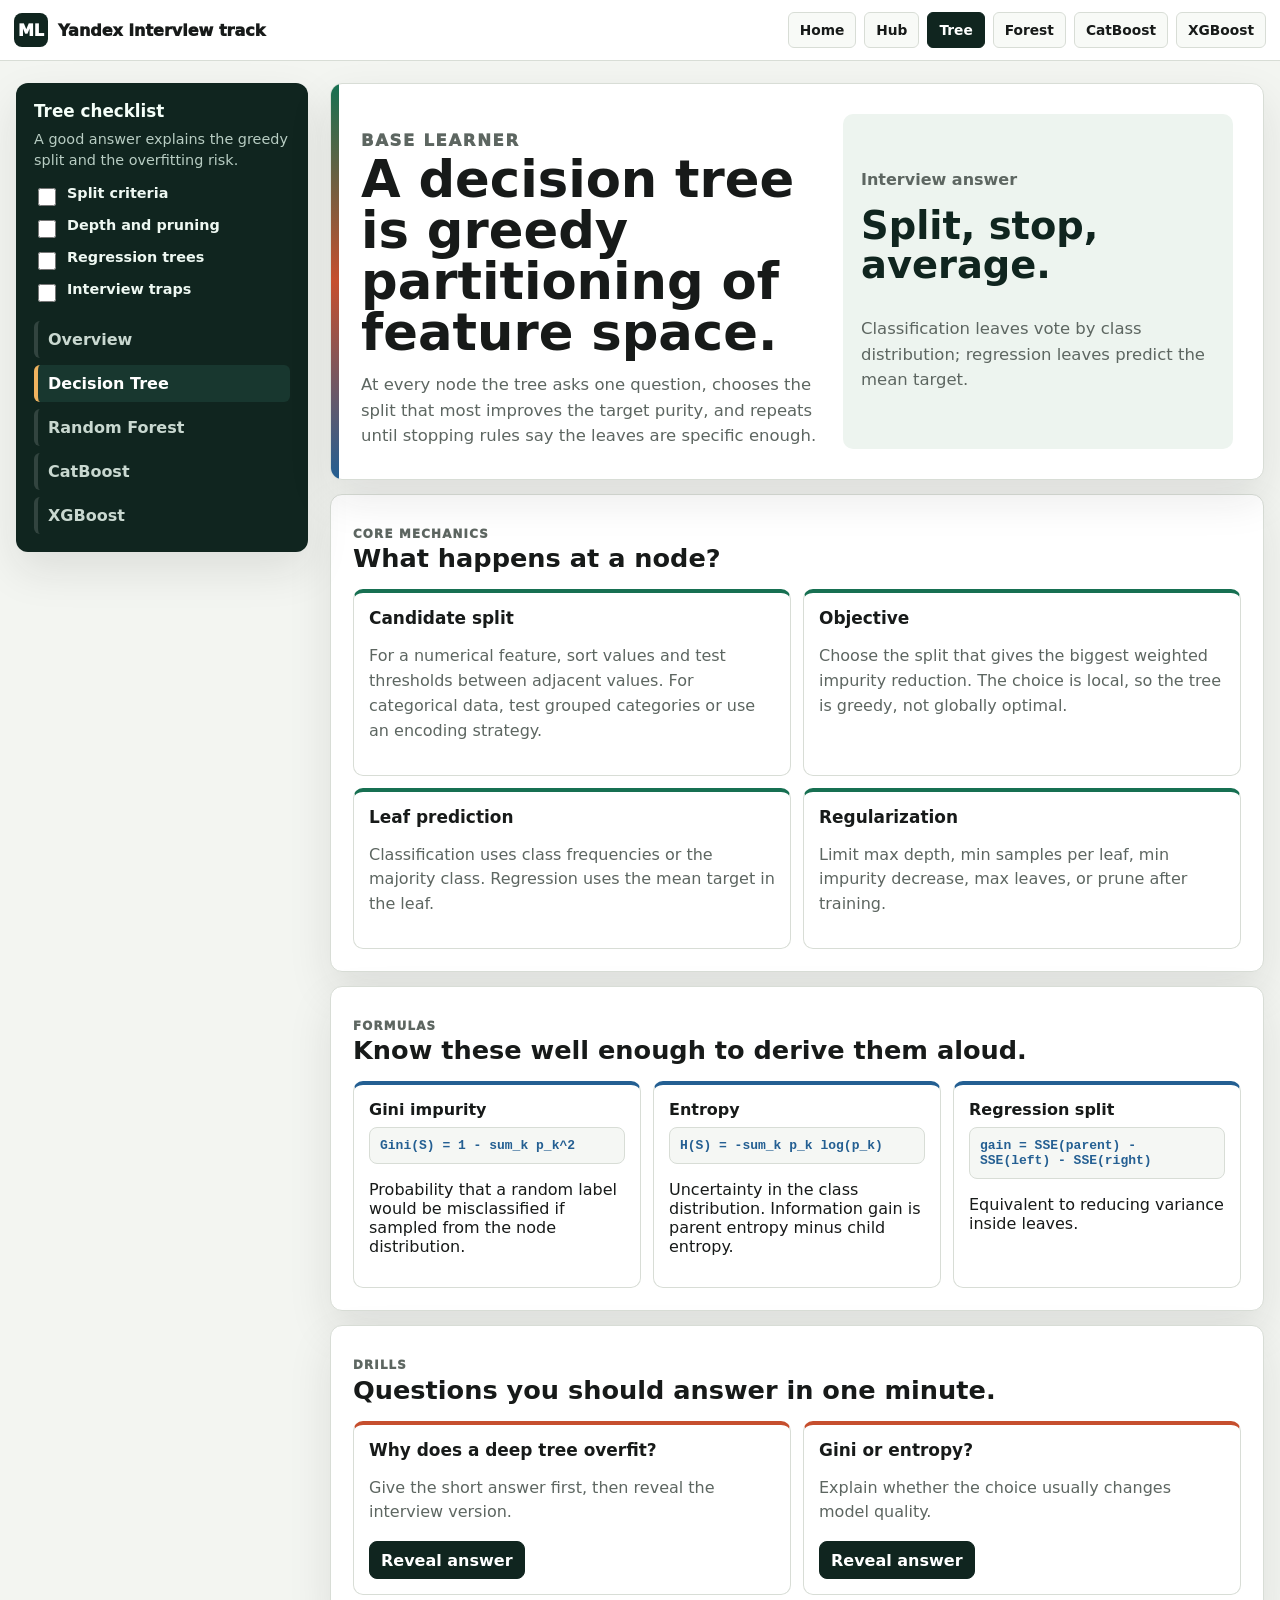
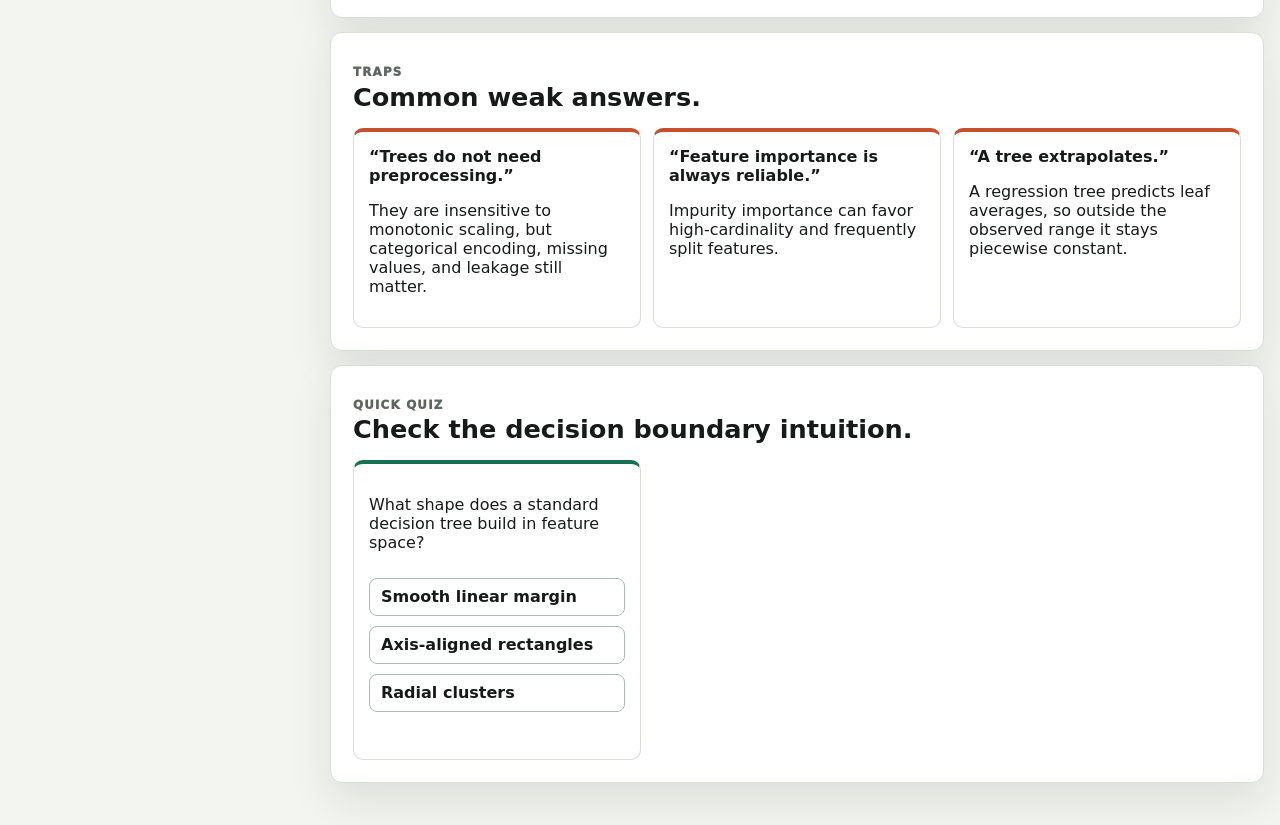
<file: decision-tree.html>
<!doctype html>
<html lang="en">
  <head>
    <meta charset="utf-8">
    <meta name="viewport" content="width=device-width, initial-scale=1">
    <title>Decision Tree Interview Tutorial</title>
    <link rel="stylesheet" href="ml-interview.css">
  </head>
  <body data-page="decision-tree">
    <header class="topline">
      <div class="topline-inner">
        <a class="brand" href="ml-interview.html"><span class="brand-mark">ML</span> Yandex interview track</a>
        <nav class="top-nav" aria-label="Tutorial pages">
          <a href="index.html">Home</a>
          <a href="ml-interview.html">Hub</a>
          <a aria-current="page" href="decision-tree.html">Tree</a>
          <a href="random-forest.html">Forest</a>
          <a href="catboost.html">CatBoost</a>
          <a href="xgboost.html">XGBoost</a>
        </nav>
      </div>
    </header>

    <main class="layout">
      <aside class="side-panel">
        <h2>Tree checklist</h2>
        <p class="side-note">A good answer explains the greedy split and the overfitting risk.</p>
        <div class="progress-list">
          <label><input type="checkbox" data-progress="criteria"> Split criteria</label>
          <label><input type="checkbox" data-progress="regularization"> Depth and pruning</label>
          <label><input type="checkbox" data-progress="regression"> Regression trees</label>
          <label><input type="checkbox" data-progress="traps"> Interview traps</label>
        </div>
        <nav class="page-links" aria-label="Track pages">
          <a href="ml-interview.html">Overview</a>
          <a aria-current="page" href="decision-tree.html">Decision Tree</a>
          <a href="random-forest.html">Random Forest</a>
          <a href="catboost.html">CatBoost</a>
          <a href="xgboost.html">XGBoost</a>
        </nav>
      </aside>

      <div class="content">
        <section class="hero">
          <div>
            <p class="eyebrow">Base learner</p>
            <h1>A decision tree is greedy partitioning of feature space.</h1>
            <p>
              At every node the tree asks one question, chooses the split that most
              improves the target purity, and repeats until stopping rules say the
              leaves are specific enough.
            </p>
          </div>
          <div class="brief-card">
            <span>Interview answer</span>
            <strong>Split, stop, average.</strong>
            <p>Classification leaves vote by class distribution; regression leaves predict the mean target.</p>
          </div>
        </section>

        <section class="section">
          <p class="eyebrow">Core mechanics</p>
          <h2>What happens at a node?</h2>
          <div class="concept-grid">
            <article class="concept">
              <h3>Candidate split</h3>
              <p>For a numerical feature, sort values and test thresholds between adjacent values. For categorical data, test grouped categories or use an encoding strategy.</p>
            </article>
            <article class="concept">
              <h3>Objective</h3>
              <p>Choose the split that gives the biggest weighted impurity reduction. The choice is local, so the tree is greedy, not globally optimal.</p>
            </article>
            <article class="concept">
              <h3>Leaf prediction</h3>
              <p>Classification uses class frequencies or the majority class. Regression uses the mean target in the leaf.</p>
            </article>
            <article class="concept">
              <h3>Regularization</h3>
              <p>Limit max depth, min samples per leaf, min impurity decrease, max leaves, or prune after training.</p>
            </article>
          </div>
        </section>

        <section class="section">
          <p class="eyebrow">Formulas</p>
          <h2>Know these well enough to derive them aloud.</h2>
          <div class="formula-grid">
            <article class="formula">
              <strong>Gini impurity</strong>
              <code>Gini(S) = 1 - sum_k p_k^2</code>
              <p>Probability that a random label would be misclassified if sampled from the node distribution.</p>
            </article>
            <article class="formula">
              <strong>Entropy</strong>
              <code>H(S) = -sum_k p_k log(p_k)</code>
              <p>Uncertainty in the class distribution. Information gain is parent entropy minus child entropy.</p>
            </article>
            <article class="formula">
              <strong>Regression split</strong>
              <code>gain = SSE(parent) - SSE(left) - SSE(right)</code>
              <p>Equivalent to reducing variance inside leaves.</p>
            </article>
          </div>
        </section>

        <section class="section">
          <p class="eyebrow">Drills</p>
          <h2>Questions you should answer in one minute.</h2>
          <div class="drill-grid">
            <article class="drill">
              <h3>Why does a deep tree overfit?</h3>
              <p>Give the short answer first, then reveal the interview version.</p>
              <button class="answer-button" type="button" data-reveal="tree-a1" aria-expanded="false">Reveal answer</button>
              <div class="answer-box" id="tree-a1">
                <h4>Answer</h4>
                <p>A deep tree can isolate tiny groups or individual samples, so training impurity keeps falling while the learned boundaries become high-variance and unstable.</p>
              </div>
            </article>
            <article class="drill">
              <h3>Gini or entropy?</h3>
              <p>Explain whether the choice usually changes model quality.</p>
              <button class="answer-button" type="button" data-reveal="tree-a2" aria-expanded="false">Reveal answer</button>
              <div class="answer-box" id="tree-a2">
                <h4>Answer</h4>
                <p>They often choose similar splits. Entropy has information-theoretic meaning; Gini is simpler and slightly cheaper. Regularization usually matters more.</p>
              </div>
            </article>
          </div>
        </section>

        <section class="section">
          <p class="eyebrow">Traps</p>
          <h2>Common weak answers.</h2>
          <div class="mistake-grid">
            <article class="mistake"><strong>“Trees do not need preprocessing.”</strong><p>They are insensitive to monotonic scaling, but categorical encoding, missing values, and leakage still matter.</p></article>
            <article class="mistake"><strong>“Feature importance is always reliable.”</strong><p>Impurity importance can favor high-cardinality and frequently split features.</p></article>
            <article class="mistake"><strong>“A tree extrapolates.”</strong><p>A regression tree predicts leaf averages, so outside the observed range it stays piecewise constant.</p></article>
          </div>
        </section>

        <section class="section">
          <p class="eyebrow">Quick quiz</p>
          <h2>Check the decision boundary intuition.</h2>
          <div class="quiz-grid">
            <article class="quiz-card" data-quiz data-correct="Correct: single trees create axis-aligned partitions." data-wrong="Not quite. Plain CART-style splits are axis-aligned feature thresholds.">
              <p>What shape does a standard decision tree build in feature space?</p>
              <button type="button" data-answer="false">Smooth linear margin</button>
              <button type="button" data-answer="true">Axis-aligned rectangles</button>
              <button type="button" data-answer="false">Radial clusters</button>
              <p class="quiz-feedback"></p>
            </article>
          </div>
        </section>
      </div>
    </main>
    <script src="ml-interview.js"></script>
  </body>
</html>
</file>
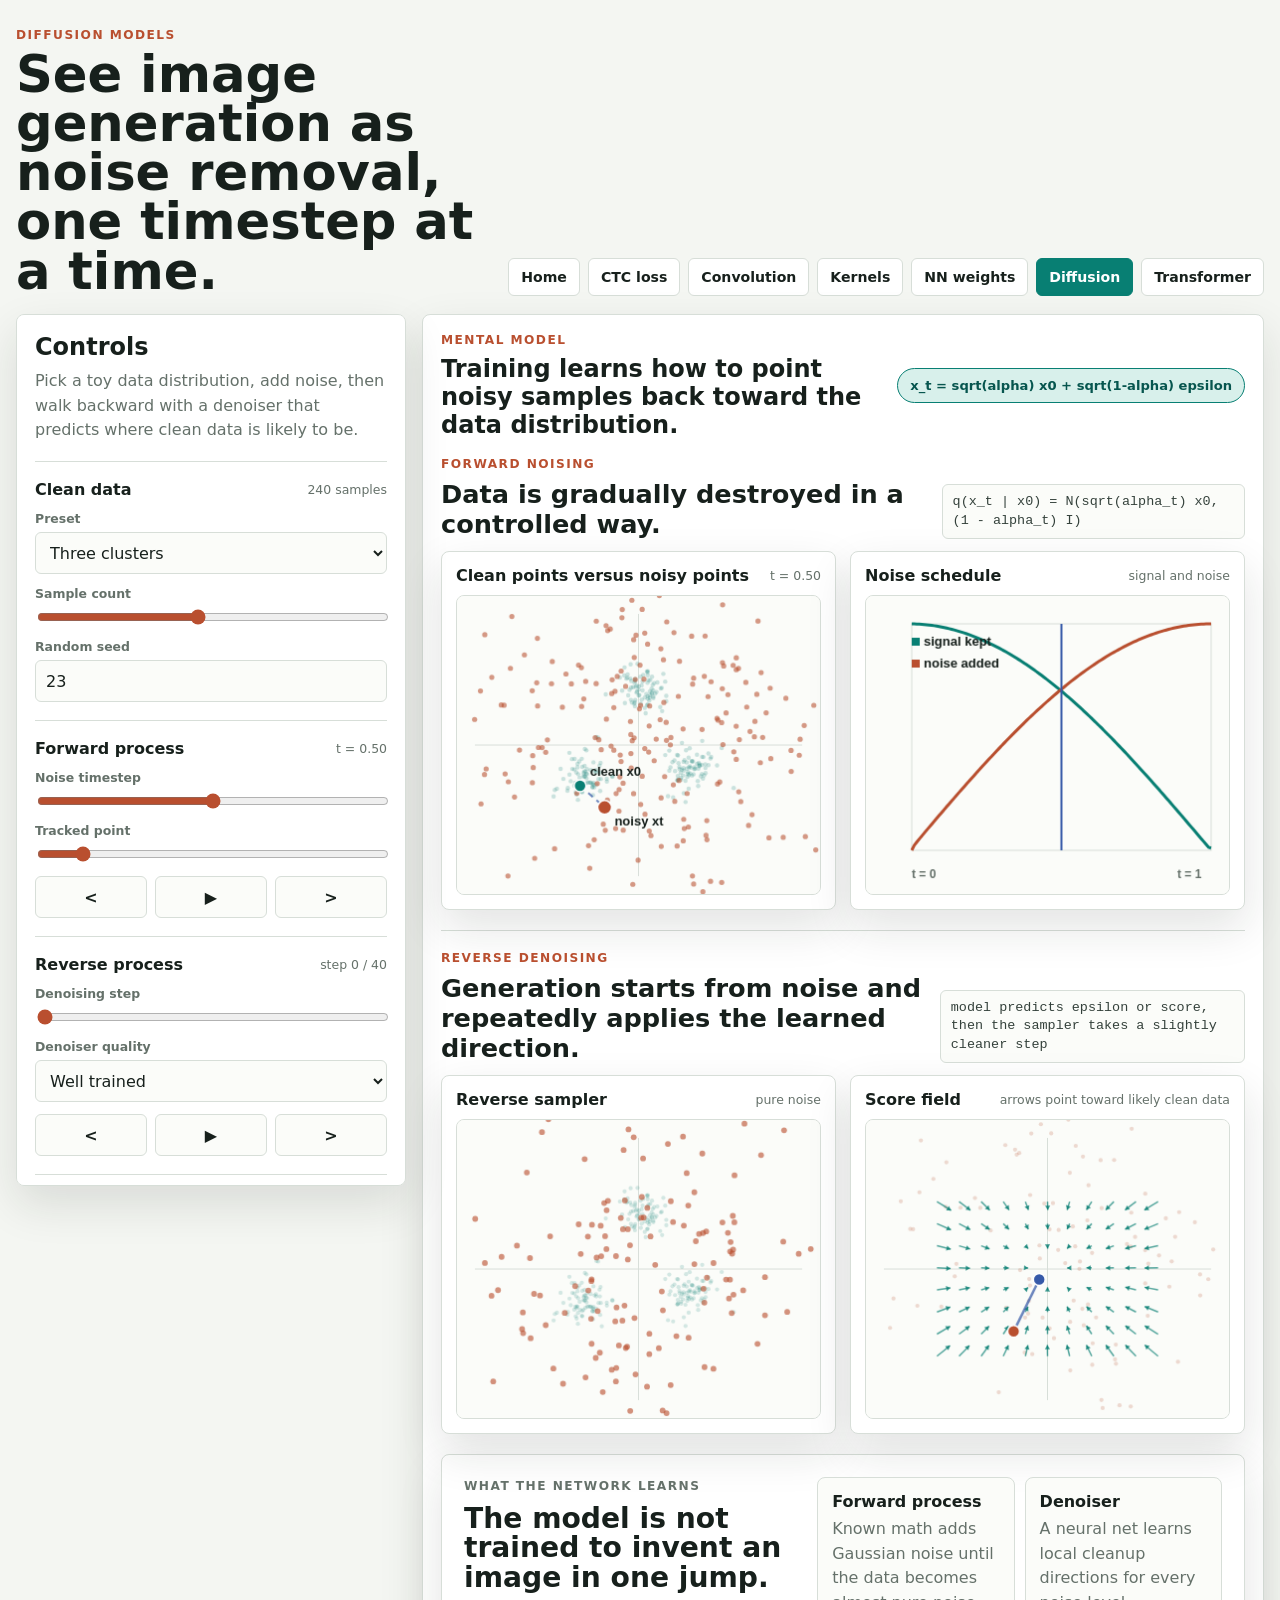
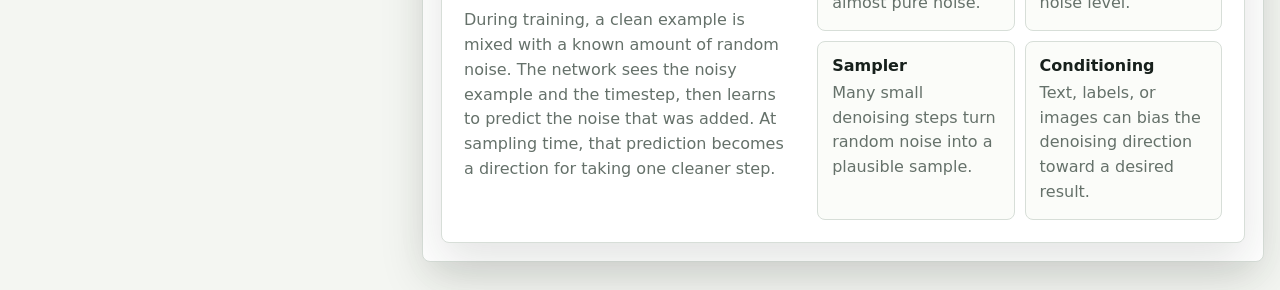
<file: diffusion.html>
<!doctype html>
<html lang="en">
  <head>
    <meta charset="utf-8">
    <meta name="viewport" content="width=device-width, initial-scale=1">
    <title>Diffusion Model Workbench</title>
    <link rel="stylesheet" href="diffusion.css">
  </head>
  <body>
    <header class="topbar">
      <div>
        <p class="eyebrow">Diffusion models</p>
        <h1>See image generation as noise removal, one timestep at a time.</h1>
      </div>
      <nav class="page-nav" aria-label="Pages">
        <a href="index.html">Home</a>
        <a href="ctc.html">CTC loss</a>
        <a href="convolution.html">Convolution</a>
        <a href="kernels.html">Kernels</a>
        <a href="nn-weights.html">NN weights</a>
        <a aria-current="page" href="diffusion.html">Diffusion</a>
        <a href="transformer.html">Transformer</a>
      </nav>
    </header>

    <main class="layout">
      <aside class="control-panel" aria-labelledby="controlsHeading">
        <div class="panel-heading">
          <h2 id="controlsHeading">Controls</h2>
          <p>
            Pick a toy data distribution, add noise, then walk backward with a
            denoiser that predicts where clean data is likely to be.
          </p>
        </div>

        <section class="control-section" aria-labelledby="dataHeading">
          <div class="section-title-row">
            <h3 id="dataHeading">Clean data</h3>
            <span id="sampleCountLabel">240 samples</span>
          </div>
          <label class="field">
            <span>Preset</span>
            <select id="presetSelect">
              <option value="clusters">Three clusters</option>
              <option value="ring">Ring</option>
              <option value="moons">Two moons</option>
              <option value="bars">Bars</option>
            </select>
          </label>
          <label class="field">
            <span>Sample count</span>
            <input id="sampleCount" type="range" min="90" max="420" value="240" step="30">
          </label>
          <label class="field">
            <span>Random seed</span>
            <input id="seedInput" type="number" min="1" max="999" value="23">
          </label>
        </section>

        <section class="control-section" aria-labelledby="forwardHeading">
          <div class="section-title-row">
            <h3 id="forwardHeading">Forward process</h3>
            <span id="noiseLabel">t = 0.50</span>
          </div>
          <label class="field">
            <span>Noise timestep</span>
            <input id="noiseSlider" type="range" min="0" max="100" value="50" step="1">
          </label>
          <label class="field">
            <span>Tracked point</span>
            <input id="pointSlider" type="range" min="0" max="239" value="27" step="1">
          </label>
          <div class="button-row">
            <button class="icon-button" id="noiseBack" type="button" aria-label="Decrease noise">&lt;</button>
            <button class="icon-button" id="noisePlay" type="button" aria-label="Play forward noising">&#9654;</button>
            <button class="icon-button" id="noiseForward" type="button" aria-label="Increase noise">&gt;</button>
          </div>
        </section>

        <section class="control-section" aria-labelledby="reverseHeading">
          <div class="section-title-row">
            <h3 id="reverseHeading">Reverse process</h3>
            <span id="reverseLabel">step 0 / 40</span>
          </div>
          <label class="field">
            <span>Denoising step</span>
            <input id="reverseSlider" type="range" min="0" max="40" value="0" step="1">
          </label>
          <label class="field">
            <span>Denoiser quality</span>
            <select id="qualitySelect">
              <option value="good">Well trained</option>
              <option value="blurry">Undertrained</option>
              <option value="biased">Biased data prior</option>
            </select>
          </label>
          <div class="button-row">
            <button class="icon-button" id="reverseBack" type="button" aria-label="Previous denoising step">&lt;</button>
            <button class="icon-button" id="reversePlay" type="button" aria-label="Play reverse denoising">&#9654;</button>
            <button class="icon-button" id="reverseForward" type="button" aria-label="Next denoising step">&gt;</button>
          </div>
        </section>

        <section class="control-section" aria-labelledby="metricHeading">
          <div class="section-title-row">
            <h3 id="metricHeading">Current values</h3>
            <span>cosine schedule</span>
          </div>
          <div class="metric-grid" aria-live="polite">
            <div class="metric">
              <span>Signal kept</span>
              <strong id="signalValue">0%</strong>
            </div>
            <div class="metric">
              <span>Noise added</span>
              <strong id="noiseValue">0%</strong>
            </div>
            <div class="metric">
              <span>Predicted clean x0</span>
              <strong id="predictionValue">0.00</strong>
            </div>
          </div>
        </section>
      </aside>

      <section class="workspace" aria-labelledby="mainHeading">
        <div class="workspace-header">
          <div>
            <p class="eyebrow">Mental model</p>
            <h2 id="mainHeading">Training learns how to point noisy samples back toward the data distribution.</h2>
          </div>
          <div class="summary-pill">x_t = sqrt(alpha) x0 + sqrt(1-alpha) epsilon</div>
        </div>

        <section class="demo-section" aria-labelledby="forwardDemoHeading">
          <div class="demo-heading">
            <div>
              <p class="eyebrow">Forward noising</p>
              <h2 id="forwardDemoHeading">Data is gradually destroyed in a controlled way.</h2>
            </div>
            <code id="forwardFormula">q(x_t | x0) = N(sqrt(alpha_t) x0, (1 - alpha_t) I)</code>
          </div>
          <div class="visual-grid">
            <article class="visual-card">
              <div class="section-title-row">
                <h3>Clean points versus noisy points</h3>
                <span id="forwardCanvasLabel">t = 0.50</span>
              </div>
              <canvas id="forwardCanvas" width="760" height="520" aria-label="Forward diffusion noising visualization"></canvas>
            </article>
            <article class="visual-card">
              <div class="section-title-row">
                <h3>Noise schedule</h3>
                <span id="scheduleLabel">signal and noise</span>
              </div>
              <canvas id="scheduleCanvas" width="760" height="520" aria-label="Diffusion noise schedule chart"></canvas>
            </article>
          </div>
        </section>

        <section class="demo-section" aria-labelledby="reverseDemoHeading">
          <div class="demo-heading">
            <div>
              <p class="eyebrow">Reverse denoising</p>
              <h2 id="reverseDemoHeading">Generation starts from noise and repeatedly applies the learned direction.</h2>
            </div>
            <code>model predicts epsilon or score, then the sampler takes a slightly cleaner step</code>
          </div>
          <div class="visual-grid reverse-grid">
            <article class="visual-card">
              <div class="section-title-row">
                <h3>Reverse sampler</h3>
                <span id="reverseCanvasLabel">pure noise</span>
              </div>
              <canvas id="reverseCanvas" width="760" height="520" aria-label="Reverse diffusion sampler visualization"></canvas>
            </article>
            <article class="visual-card">
              <div class="section-title-row">
                <h3>Score field</h3>
                <span>arrows point toward likely clean data</span>
              </div>
              <canvas id="scoreCanvas" width="760" height="520" aria-label="Diffusion score field visualization"></canvas>
            </article>
          </div>
        </section>

        <section class="explain-band" aria-labelledby="explainHeading">
          <div>
            <p class="eyebrow">What the network learns</p>
            <h2 id="explainHeading">The model is not trained to invent an image in one jump.</h2>
            <p>
              During training, a clean example is mixed with a known amount of
              random noise. The network sees the noisy example and the timestep,
              then learns to predict the noise that was added. At sampling time,
              that prediction becomes a direction for taking one cleaner step.
            </p>
          </div>
          <div class="insight-grid">
            <div class="insight">
              <strong>Forward process</strong>
              <p>Known math adds Gaussian noise until the data becomes almost pure noise.</p>
            </div>
            <div class="insight">
              <strong>Denoiser</strong>
              <p>A neural net learns local cleanup directions for every noise level.</p>
            </div>
            <div class="insight">
              <strong>Sampler</strong>
              <p>Many small denoising steps turn random noise into a plausible sample.</p>
            </div>
            <div class="insight">
              <strong>Conditioning</strong>
              <p>Text, labels, or images can bias the denoising direction toward a desired result.</p>
            </div>
          </div>
        </section>
      </section>
    </main>

    <script src="diffusion.js"></script>
  </body>
</html>
</file>
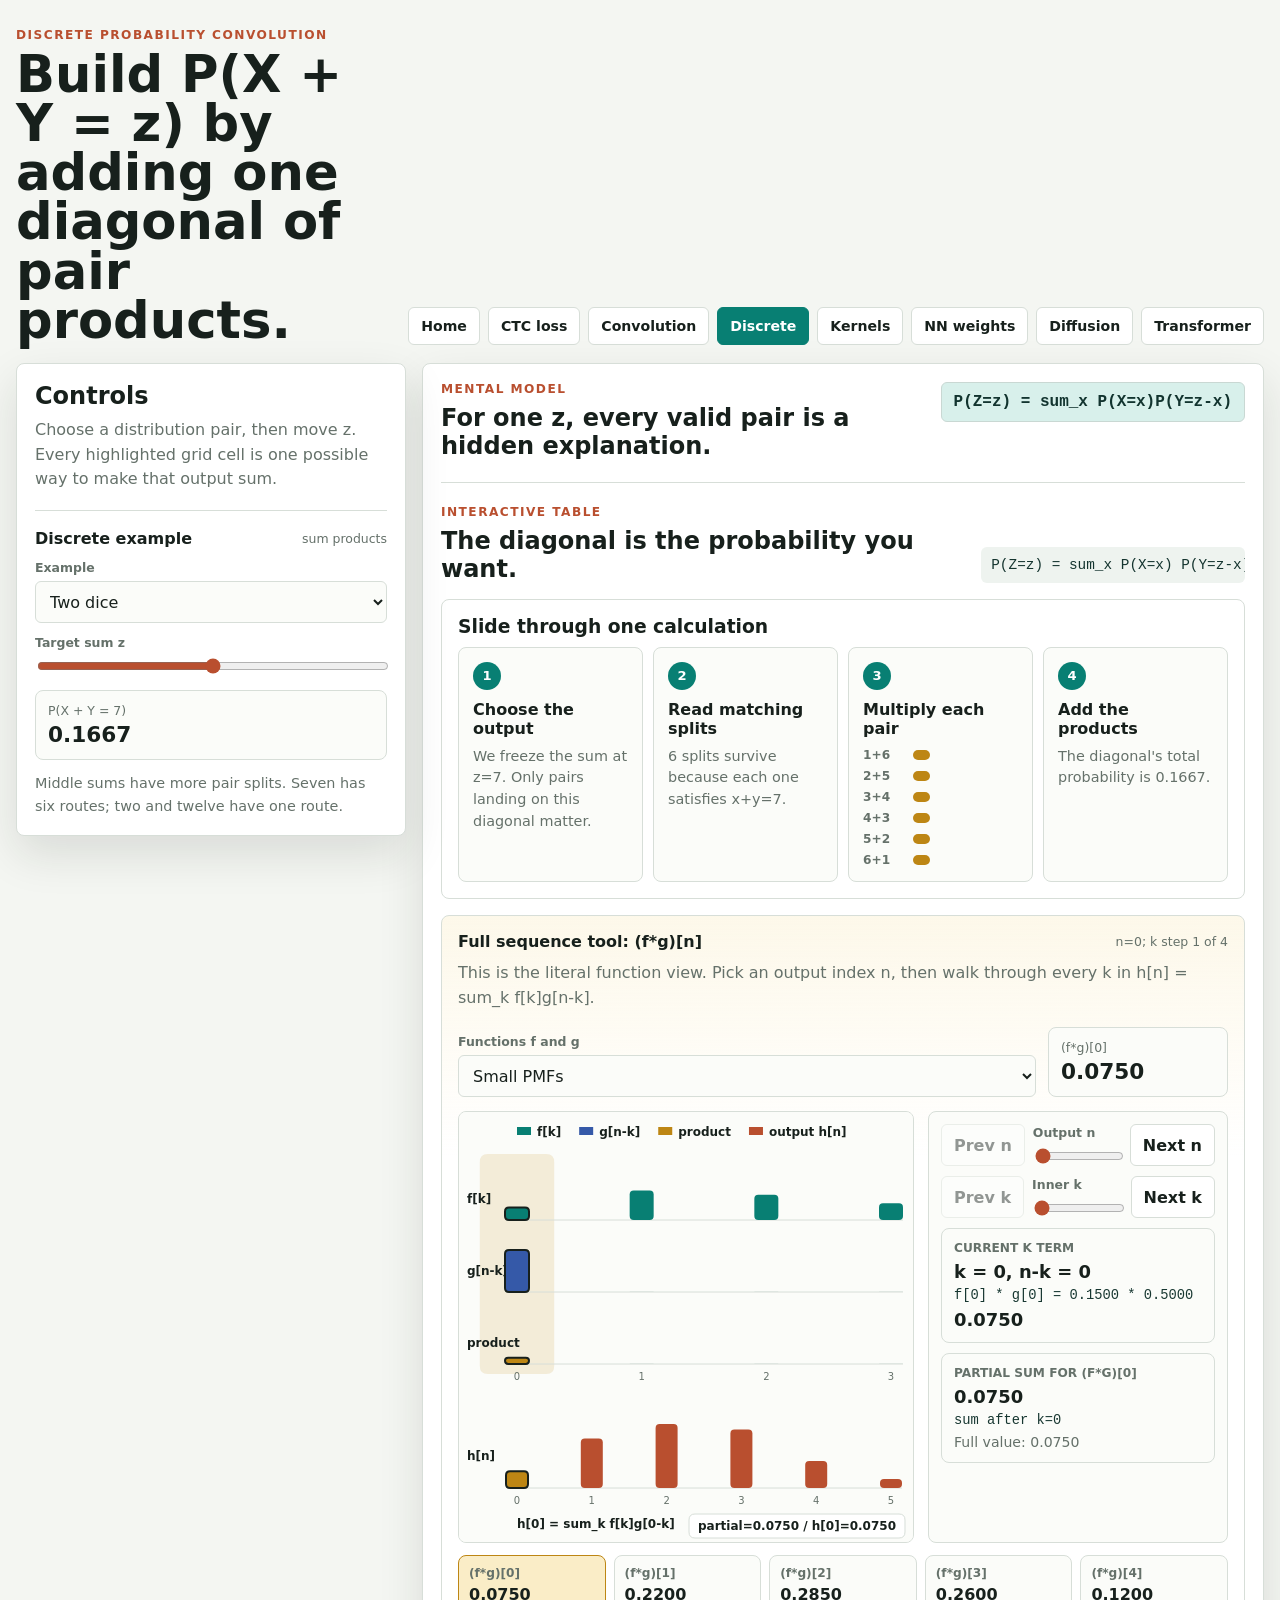
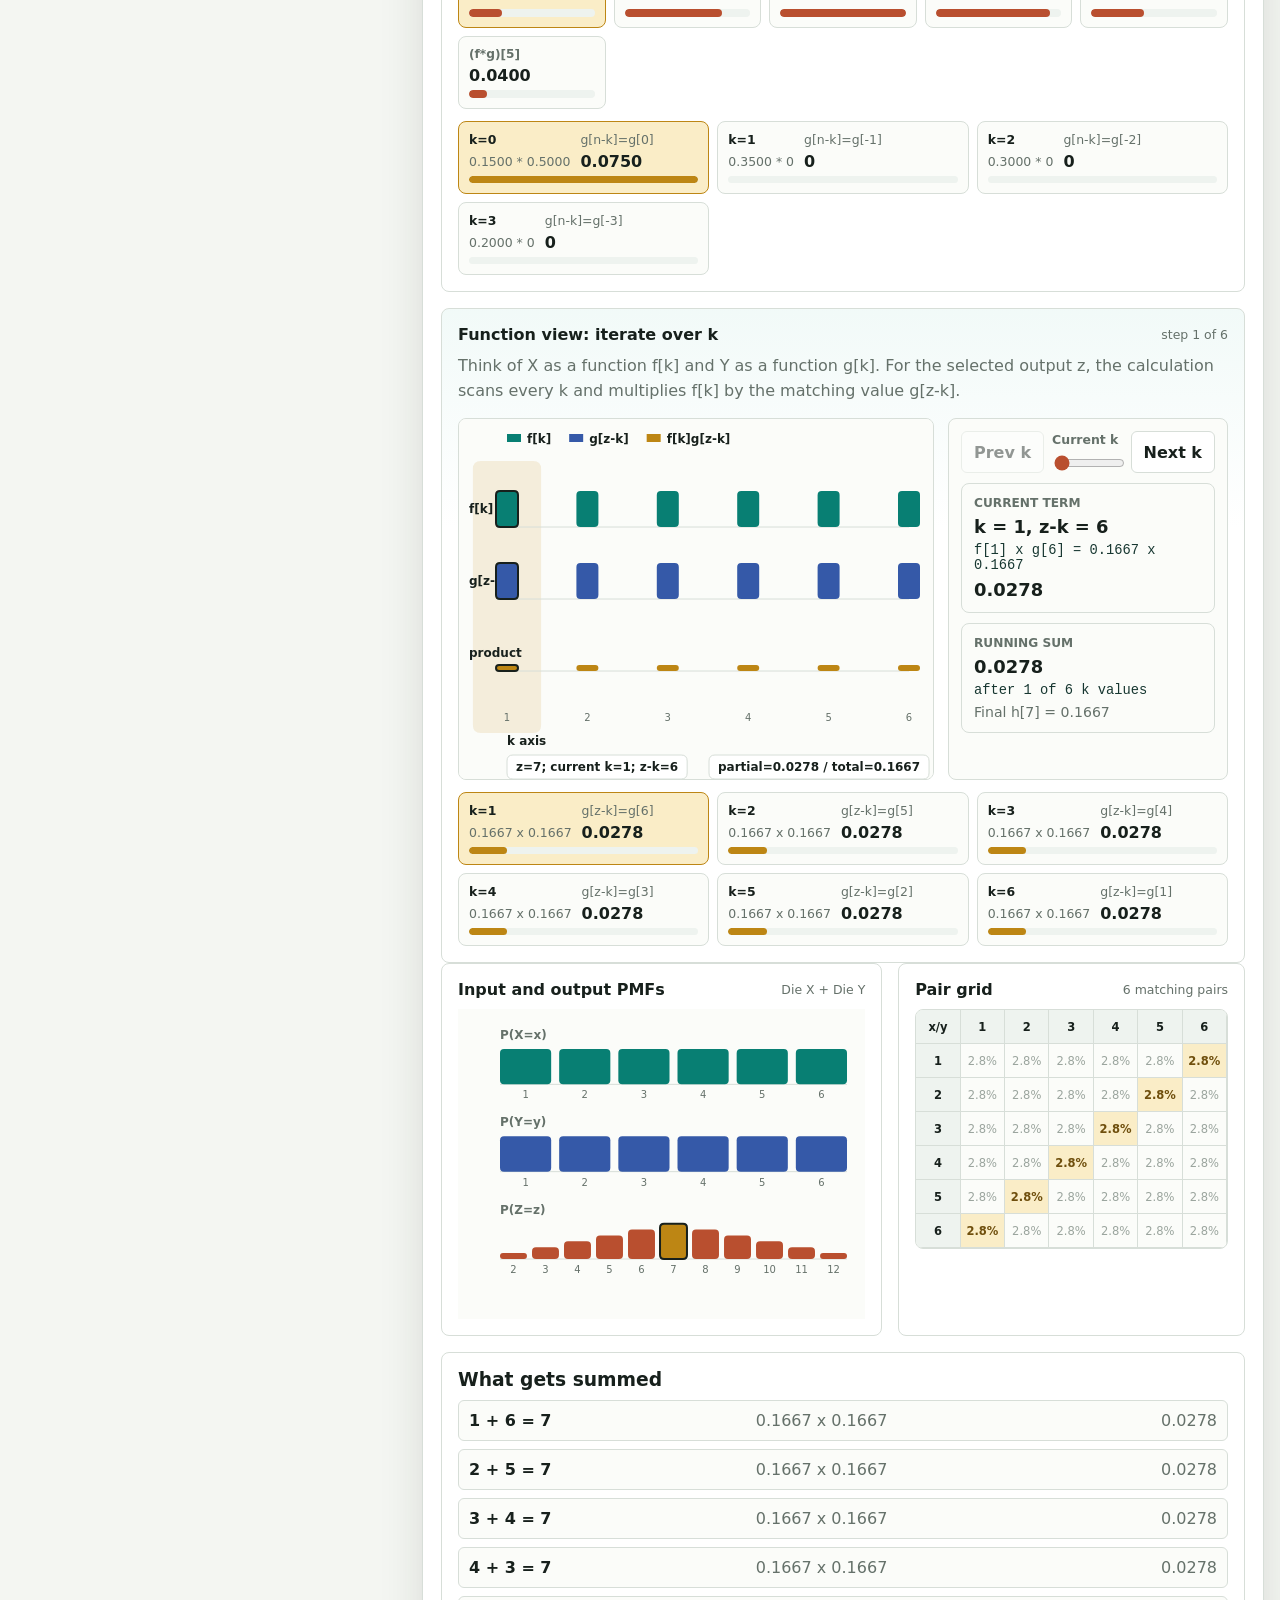
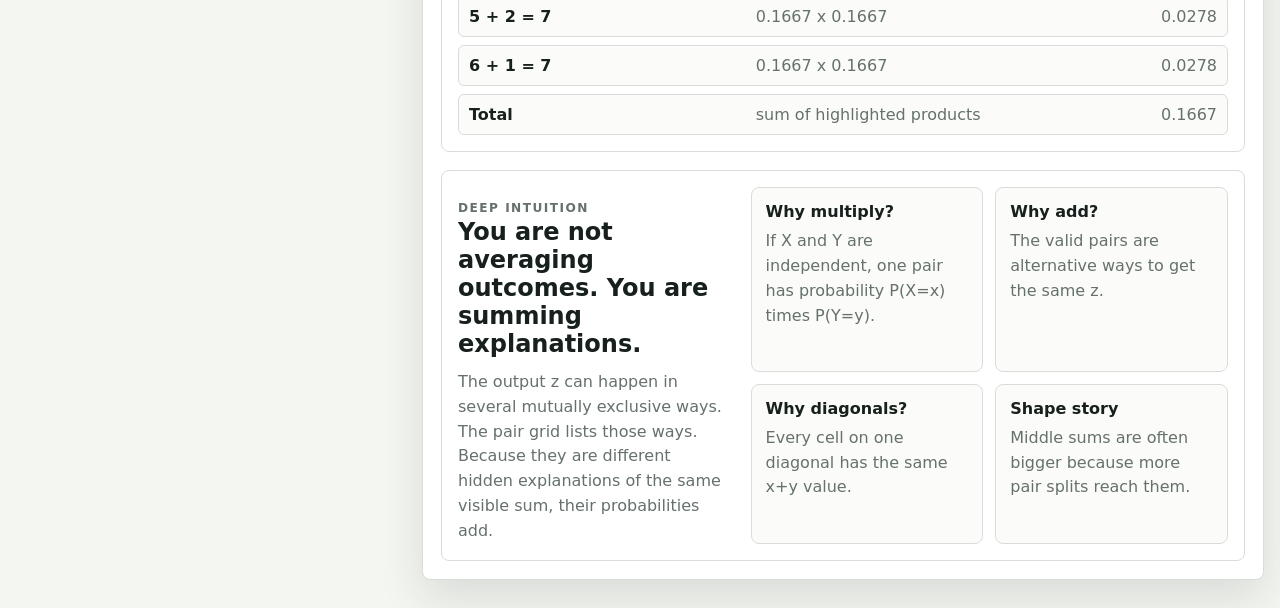
<file: discrete-convolution.html>
<!doctype html>
<html lang="en">
  <head>
    <meta charset="utf-8">
    <meta name="viewport" content="width=device-width, initial-scale=1">
    <title>Discrete Probability Convolution</title>
    <link rel="stylesheet" href="convolution.css">
  </head>
  <body>
    <header class="topbar">
      <div>
        <p class="eyebrow">Discrete probability convolution</p>
        <h1>Build P(X + Y = z) by adding one diagonal of pair products.</h1>
      </div>
      <nav class="page-nav" aria-label="Pages">
        <a href="index.html">Home</a>
        <a href="ctc.html">CTC loss</a>
        <a href="convolution.html">Convolution</a>
        <a aria-current="page" href="discrete-convolution.html">Discrete</a>
        <a href="kernels.html">Kernels</a>
        <a href="nn-weights.html">NN weights</a>
        <a href="diffusion.html">Diffusion</a>
        <a href="transformer.html">Transformer</a>
      </nav>
    </header>

    <main class="layout">
      <aside class="control-panel" aria-labelledby="controlsHeading">
        <div class="panel-heading">
          <h2 id="controlsHeading">Controls</h2>
          <p>
            Choose a distribution pair, then move z. Every highlighted grid cell
            is one possible way to make that output sum.
          </p>
        </div>

        <section class="control-section" aria-labelledby="discreteControls">
          <div class="section-title-row">
            <h3 id="discreteControls">Discrete example</h3>
            <span>sum products</span>
          </div>
          <label class="field">
            <span>Example</span>
            <select id="discretePreset">
              <option value="dice">Two dice</option>
              <option value="bernoulliBinomial">Bernoulli + binomial</option>
              <option value="poisson">Poisson + Poisson</option>
              <option value="coinDice">Coin + die</option>
            </select>
          </label>
          <label class="field">
            <span>Target sum z</span>
            <input id="discreteZ" type="range" min="2" max="12" value="7" step="1">
          </label>
          <div class="metric">
            <span id="discreteZLabel">P(X + Y = 7)</span>
            <strong id="discreteValue">0</strong>
          </div>
          <p class="hint" id="discreteHint"></p>
        </section>
      </aside>

      <section class="workspace" aria-labelledby="mainHeading">
        <div class="workspace-header">
          <div>
            <p class="eyebrow">Mental model</p>
            <h2 id="mainHeading">For one z, every valid pair is a hidden explanation.</h2>
          </div>
          <div class="summary-pill">P(Z=z) = sum_x P(X=x)P(Y=z-x)</div>
        </div>

        <section class="demo-section" aria-labelledby="discreteHeading">
          <div class="demo-heading">
            <div>
              <p class="eyebrow">Interactive table</p>
              <h2 id="discreteHeading">The diagonal is the probability you want.</h2>
            </div>
            <code>P(Z=z) = sum_x P(X=x) P(Y=z-x)</code>
          </div>

          <article class="formula-panel">
            <h3>Slide through one calculation</h3>
            <div class="story-grid" id="discreteStory"></div>
          </article>

          <article class="formula-panel sequence-panel" aria-labelledby="sequenceViewHeading">
            <div class="section-title-row">
              <h3 id="sequenceViewHeading">Full sequence tool: (f*g)[n]</h3>
              <span id="sequenceStepLabel">output step</span>
            </div>
            <p class="panel-copy">
              This is the literal function view. Pick an output index n, then
              walk through every k in h[n] = sum_k f[k]g[n-k].
            </p>
            <div class="sequence-controls">
              <label class="field">
                <span>Functions f and g</span>
                <select id="sequencePreset">
                  <option value="smallPmf">Small PMFs</option>
                  <option value="impulseShift">Impulse shifts a function</option>
                  <option value="movingAverage">Moving average kernel</option>
                  <option value="skewed">Skewed PMFs</option>
                </select>
              </label>
              <div class="metric compact-metric">
                <span id="sequenceOutputLabel">(f*g)[0]</span>
                <strong id="sequenceOutputValue">0</strong>
              </div>
            </div>
            <div class="sequence-layout">
              <div class="sequence-stage">
                <canvas id="sequenceCanvas" height="430" aria-label="Full convolution sequence visualization"></canvas>
              </div>
              <div class="sequence-side">
                <div class="k-controls" aria-label="output index controls">
                  <button id="outputPrev" type="button" aria-label="Previous output index">Prev n</button>
                  <label class="field compact-field">
                    <span>Output n</span>
                    <input id="outputSlider" type="range" min="0" max="5" value="0" step="1">
                  </label>
                  <button id="outputNext" type="button" aria-label="Next output index">Next n</button>
                </div>
                <div class="k-controls" aria-label="inner k controls">
                  <button id="sequenceKPrev" type="button" aria-label="Previous k">Prev k</button>
                  <label class="field compact-field">
                    <span>Inner k</span>
                    <input id="sequenceKSlider" type="range" min="0" max="3" value="0" step="1">
                  </label>
                  <button id="sequenceKNext" type="button" aria-label="Next k">Next k</button>
                </div>
                <div class="term-card" id="sequenceTermFormula"></div>
                <div class="term-card" id="sequenceAccumulator"></div>
              </div>
            </div>
            <div class="output-strip" id="sequenceOutputs" aria-label="All output values"></div>
            <div class="iteration-list" id="sequenceTerms" aria-label="All k terms for the selected output"></div>
          </article>

          <article class="formula-panel function-panel" aria-labelledby="functionViewHeading">
            <div class="section-title-row">
              <h3 id="functionViewHeading">Function view: iterate over k</h3>
              <span id="kStepLabel">k step</span>
            </div>
            <p class="panel-copy">
              Think of X as a function f[k] and Y as a function g[k]. For the
              selected output z, the calculation scans every k and multiplies
              f[k] by the matching value g[z-k].
            </p>
            <div class="function-layout">
              <div class="function-stage">
                <canvas id="functionCanvas" height="360" aria-label="Function convolution over k"></canvas>
              </div>
              <div class="function-side">
                <div class="k-controls" aria-label="k iteration controls">
                  <button id="kPrev" type="button" aria-label="Previous k">Prev k</button>
                  <label class="field compact-field">
                    <span>Current k</span>
                    <input id="kSlider" type="range" min="0" max="5" value="0" step="1">
                  </label>
                  <button id="kNext" type="button" aria-label="Next k">Next k</button>
                </div>
                <div class="term-card" id="kTermFormula"></div>
                <div class="term-card" id="kAccumulator"></div>
              </div>
            </div>
            <div class="iteration-list" id="kIterationList" aria-label="All k terms in the convolution sum"></div>
          </article>

          <div class="visual-grid">
            <article class="visual-card">
              <div class="section-title-row">
                <h3>Input and output PMFs</h3>
                <span id="discreteSupportLabel"></span>
              </div>
              <canvas id="discreteCanvas" height="310" aria-label="Discrete probability mass functions"></canvas>
            </article>

            <article class="visual-card">
              <div class="section-title-row">
                <h3>Pair grid</h3>
                <span id="pairCount"></span>
              </div>
              <div id="pairGrid" class="pair-grid" aria-label="Pair contribution grid"></div>
            </article>
          </div>

          <article class="formula-panel">
            <h3>What gets summed</h3>
            <div id="discreteFormula" class="formula-lines"></div>
          </article>
        </section>

        <section class="intuition-band" aria-labelledby="intuitionHeading">
          <div>
            <p class="eyebrow">Deep intuition</p>
            <h2 id="intuitionHeading">You are not averaging outcomes. You are summing explanations.</h2>
            <p>
              The output z can happen in several mutually exclusive ways. The
              pair grid lists those ways. Because they are different hidden
              explanations of the same visible sum, their probabilities add.
            </p>
          </div>
          <div class="insight-grid">
            <div class="insight">
              <strong>Why multiply?</strong>
              <p>If X and Y are independent, one pair has probability P(X=x) times P(Y=y).</p>
            </div>
            <div class="insight">
              <strong>Why add?</strong>
              <p>The valid pairs are alternative ways to get the same z.</p>
            </div>
            <div class="insight">
              <strong>Why diagonals?</strong>
              <p>Every cell on one diagonal has the same x+y value.</p>
            </div>
            <div class="insight">
              <strong>Shape story</strong>
              <p>Middle sums are often bigger because more pair splits reach them.</p>
            </div>
          </div>
        </section>
      </section>
    </main>

    <script src="convolution.js"></script>
  </body>
</html>
</file>
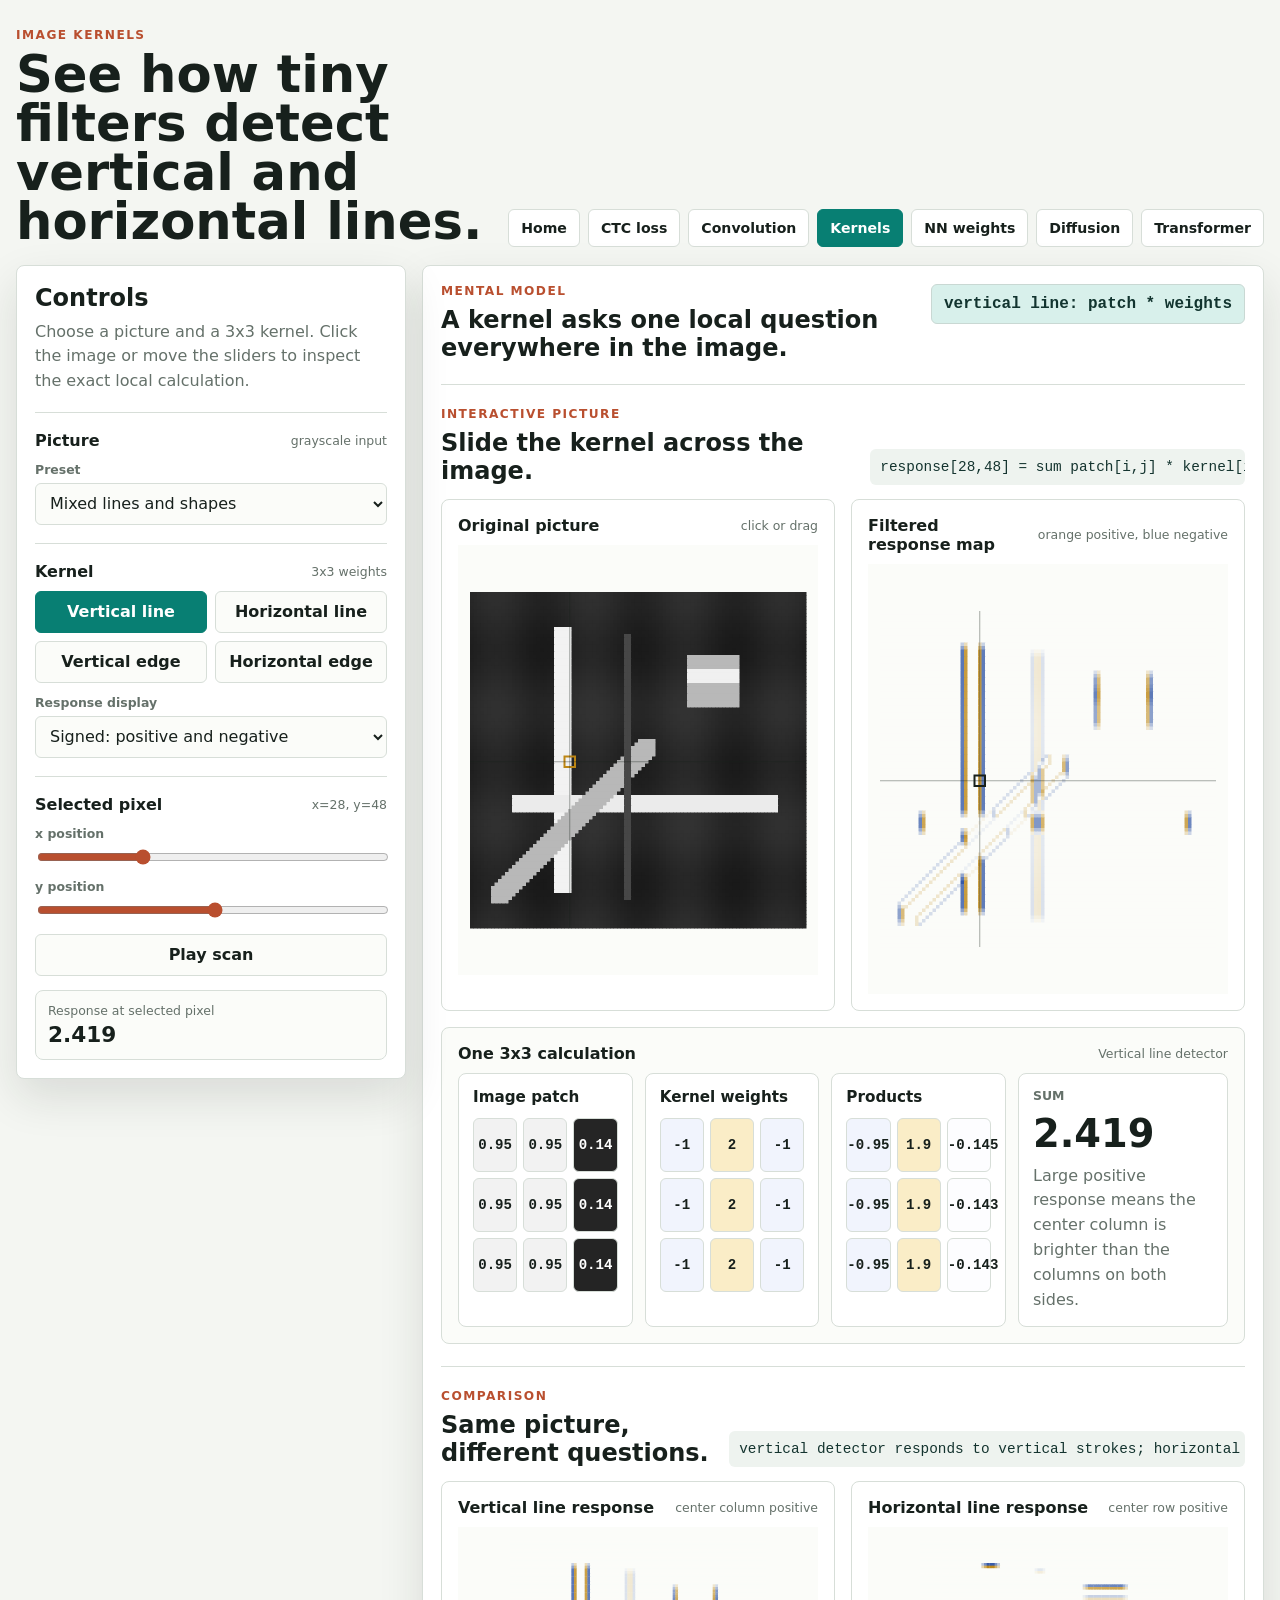
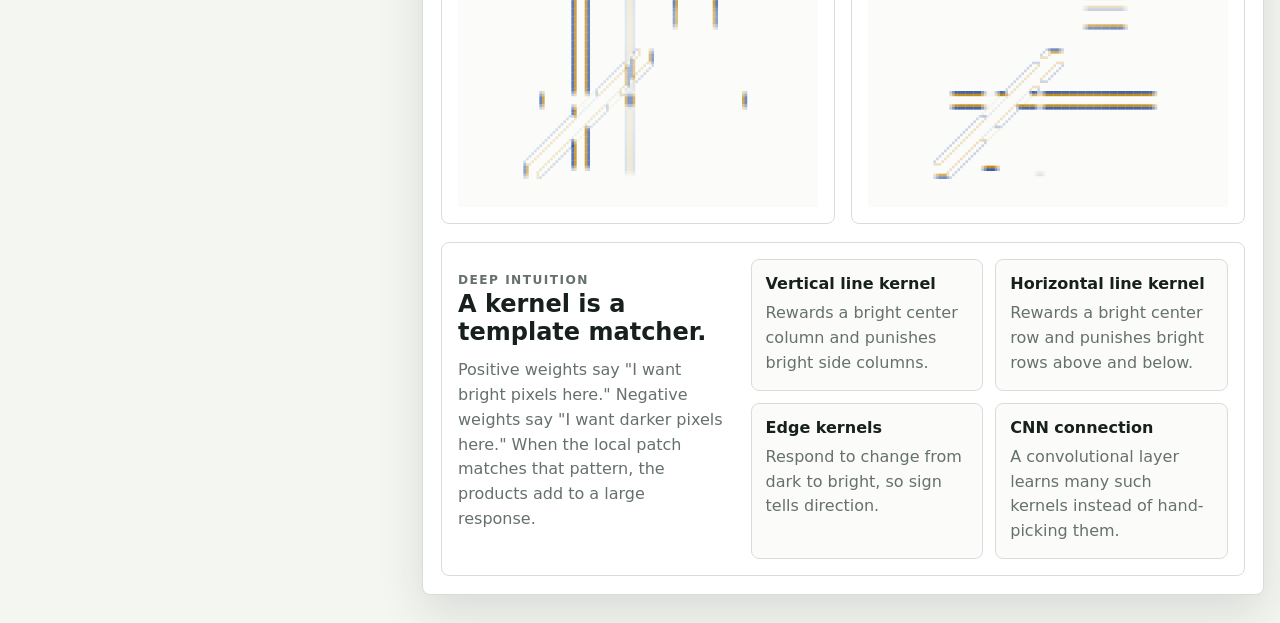
<file: kernels.html>
<!doctype html>
<html lang="en">
  <head>
    <meta charset="utf-8">
    <meta name="viewport" content="width=device-width, initial-scale=1">
    <title>Image Kernel Line Detector</title>
    <link rel="stylesheet" href="kernels.css">
  </head>
  <body>
    <header class="topbar">
      <div>
        <p class="eyebrow">Image kernels</p>
        <h1>See how tiny filters detect vertical and horizontal lines.</h1>
      </div>
      <nav class="page-nav" aria-label="Pages">
        <a href="index.html">Home</a>
        <a href="ctc.html">CTC loss</a>
        <a href="convolution.html">Convolution</a>
        <a aria-current="page" href="kernels.html">Kernels</a>
        <a href="nn-weights.html">NN weights</a>
        <a href="diffusion.html">Diffusion</a>
        <a href="transformer.html">Transformer</a>
      </nav>
    </header>

    <main class="layout">
      <aside class="control-panel" aria-labelledby="controlsHeading">
        <div class="panel-heading">
          <h2 id="controlsHeading">Controls</h2>
          <p>
            Choose a picture and a 3x3 kernel. Click the image or move the
            sliders to inspect the exact local calculation.
          </p>
        </div>

        <section class="control-section" aria-labelledby="imageControls">
          <div class="section-title-row">
            <h3 id="imageControls">Picture</h3>
            <span>grayscale input</span>
          </div>
          <label class="field">
            <span>Preset</span>
            <select id="imagePreset">
              <option value="mixed">Mixed lines and shapes</option>
              <option value="vertical">Mostly vertical lines</option>
              <option value="horizontal">Mostly horizontal lines</option>
              <option value="scene">Simple document scene</option>
            </select>
          </label>
        </section>

        <section class="control-section" aria-labelledby="kernelControls">
          <div class="section-title-row">
            <h3 id="kernelControls">Kernel</h3>
            <span>3x3 weights</span>
          </div>
          <div class="kernel-choice-grid" id="kernelButtons" aria-label="Kernel choices">
            <button class="kernel-choice active" type="button" data-kernel="verticalLine">Vertical line</button>
            <button class="kernel-choice" type="button" data-kernel="horizontalLine">Horizontal line</button>
            <button class="kernel-choice" type="button" data-kernel="verticalEdge">Vertical edge</button>
            <button class="kernel-choice" type="button" data-kernel="horizontalEdge">Horizontal edge</button>
          </div>
          <label class="field">
            <span>Response display</span>
            <select id="responseMode">
              <option value="signed">Signed: positive and negative</option>
              <option value="absolute">Absolute strength</option>
              <option value="positive">Positive detections only</option>
            </select>
          </label>
        </section>

        <section class="control-section" aria-labelledby="positionControls">
          <div class="section-title-row">
            <h3 id="positionControls">Selected pixel</h3>
            <span id="pixelLabel">x=1, y=1</span>
          </div>
          <label class="field">
            <span>x position</span>
            <input id="xSlider" type="range" min="1" max="94" value="28" step="1">
          </label>
          <label class="field">
            <span>y position</span>
            <input id="ySlider" type="range" min="1" max="94" value="48" step="1">
          </label>
          <button class="scan-button" id="scanToggle" type="button">Play scan</button>
          <div class="metric">
            <span>Response at selected pixel</span>
            <strong id="selectedResponse">0</strong>
          </div>
        </section>
      </aside>

      <section class="workspace" aria-labelledby="mainHeading">
        <div class="workspace-header">
          <div>
            <p class="eyebrow">Mental model</p>
            <h2 id="mainHeading">A kernel asks one local question everywhere in the image.</h2>
          </div>
          <div class="summary-pill" id="kernelSummary">patch * kernel = response</div>
        </div>

        <section class="demo-section" aria-labelledby="imageHeading">
          <div class="demo-heading">
            <div>
              <p class="eyebrow">Interactive picture</p>
              <h2 id="imageHeading">Slide the kernel across the image.</h2>
            </div>
            <code id="kernelFormula">response[x,y] = sum patch[i,j] * kernel[i,j]</code>
          </div>

          <div class="canvas-grid">
            <article class="visual-card">
              <div class="section-title-row">
                <h3>Original picture</h3>
                <span>click or drag</span>
              </div>
              <canvas id="sourceCanvas" height="430" aria-label="Original image with selected 3x3 patch"></canvas>
            </article>

            <article class="visual-card">
              <div class="section-title-row">
                <h3>Filtered response map</h3>
                <span id="responseLegend">signed color</span>
              </div>
              <canvas id="responseCanvas" height="430" aria-label="Kernel response map"></canvas>
            </article>
          </div>
        </section>

        <section class="calculation-panel" aria-labelledby="calculationHeading">
          <div class="section-title-row">
            <h3 id="calculationHeading">One 3x3 calculation</h3>
            <span id="kernelName">Vertical line detector</span>
          </div>
          <div class="matrix-workbench">
            <article class="matrix-card">
              <h4>Image patch</h4>
              <div class="matrix-grid" id="patchMatrix"></div>
            </article>
            <article class="matrix-card">
              <h4>Kernel weights</h4>
              <div class="matrix-grid" id="kernelMatrix"></div>
            </article>
            <article class="matrix-card">
              <h4>Products</h4>
              <div class="matrix-grid" id="productMatrix"></div>
            </article>
            <article class="sum-card">
              <span>Sum</span>
              <strong id="sumValue">0</strong>
              <p id="kernelExplanation"></p>
            </article>
          </div>
        </section>

        <section class="compare-section" aria-labelledby="compareHeading">
          <div class="demo-heading">
            <div>
              <p class="eyebrow">Comparison</p>
              <h2 id="compareHeading">Same picture, different questions.</h2>
            </div>
            <code>vertical detector responds to vertical strokes; horizontal detector responds to horizontal strokes</code>
          </div>
          <div class="compare-grid">
            <article class="visual-card">
              <div class="section-title-row">
                <h3>Vertical line response</h3>
                <span>center column positive</span>
              </div>
              <canvas id="verticalCompareCanvas" height="280" aria-label="Vertical line detector comparison"></canvas>
            </article>
            <article class="visual-card">
              <div class="section-title-row">
                <h3>Horizontal line response</h3>
                <span>center row positive</span>
              </div>
              <canvas id="horizontalCompareCanvas" height="280" aria-label="Horizontal line detector comparison"></canvas>
            </article>
          </div>
        </section>

        <section class="intuition-band" aria-labelledby="intuitionHeading">
          <div>
            <p class="eyebrow">Deep intuition</p>
            <h2 id="intuitionHeading">A kernel is a template matcher.</h2>
            <p>
              Positive weights say "I want bright pixels here." Negative weights
              say "I want darker pixels here." When the local patch matches that
              pattern, the products add to a large response.
            </p>
          </div>
          <div class="insight-grid">
            <div class="insight">
              <strong>Vertical line kernel</strong>
              <p>Rewards a bright center column and punishes bright side columns.</p>
            </div>
            <div class="insight">
              <strong>Horizontal line kernel</strong>
              <p>Rewards a bright center row and punishes bright rows above and below.</p>
            </div>
            <div class="insight">
              <strong>Edge kernels</strong>
              <p>Respond to change from dark to bright, so sign tells direction.</p>
            </div>
            <div class="insight">
              <strong>CNN connection</strong>
              <p>A convolutional layer learns many such kernels instead of hand-picking them.</p>
            </div>
          </div>
        </section>
      </section>
    </main>

    <script src="kernels.js"></script>
  </body>
</html>
</file>
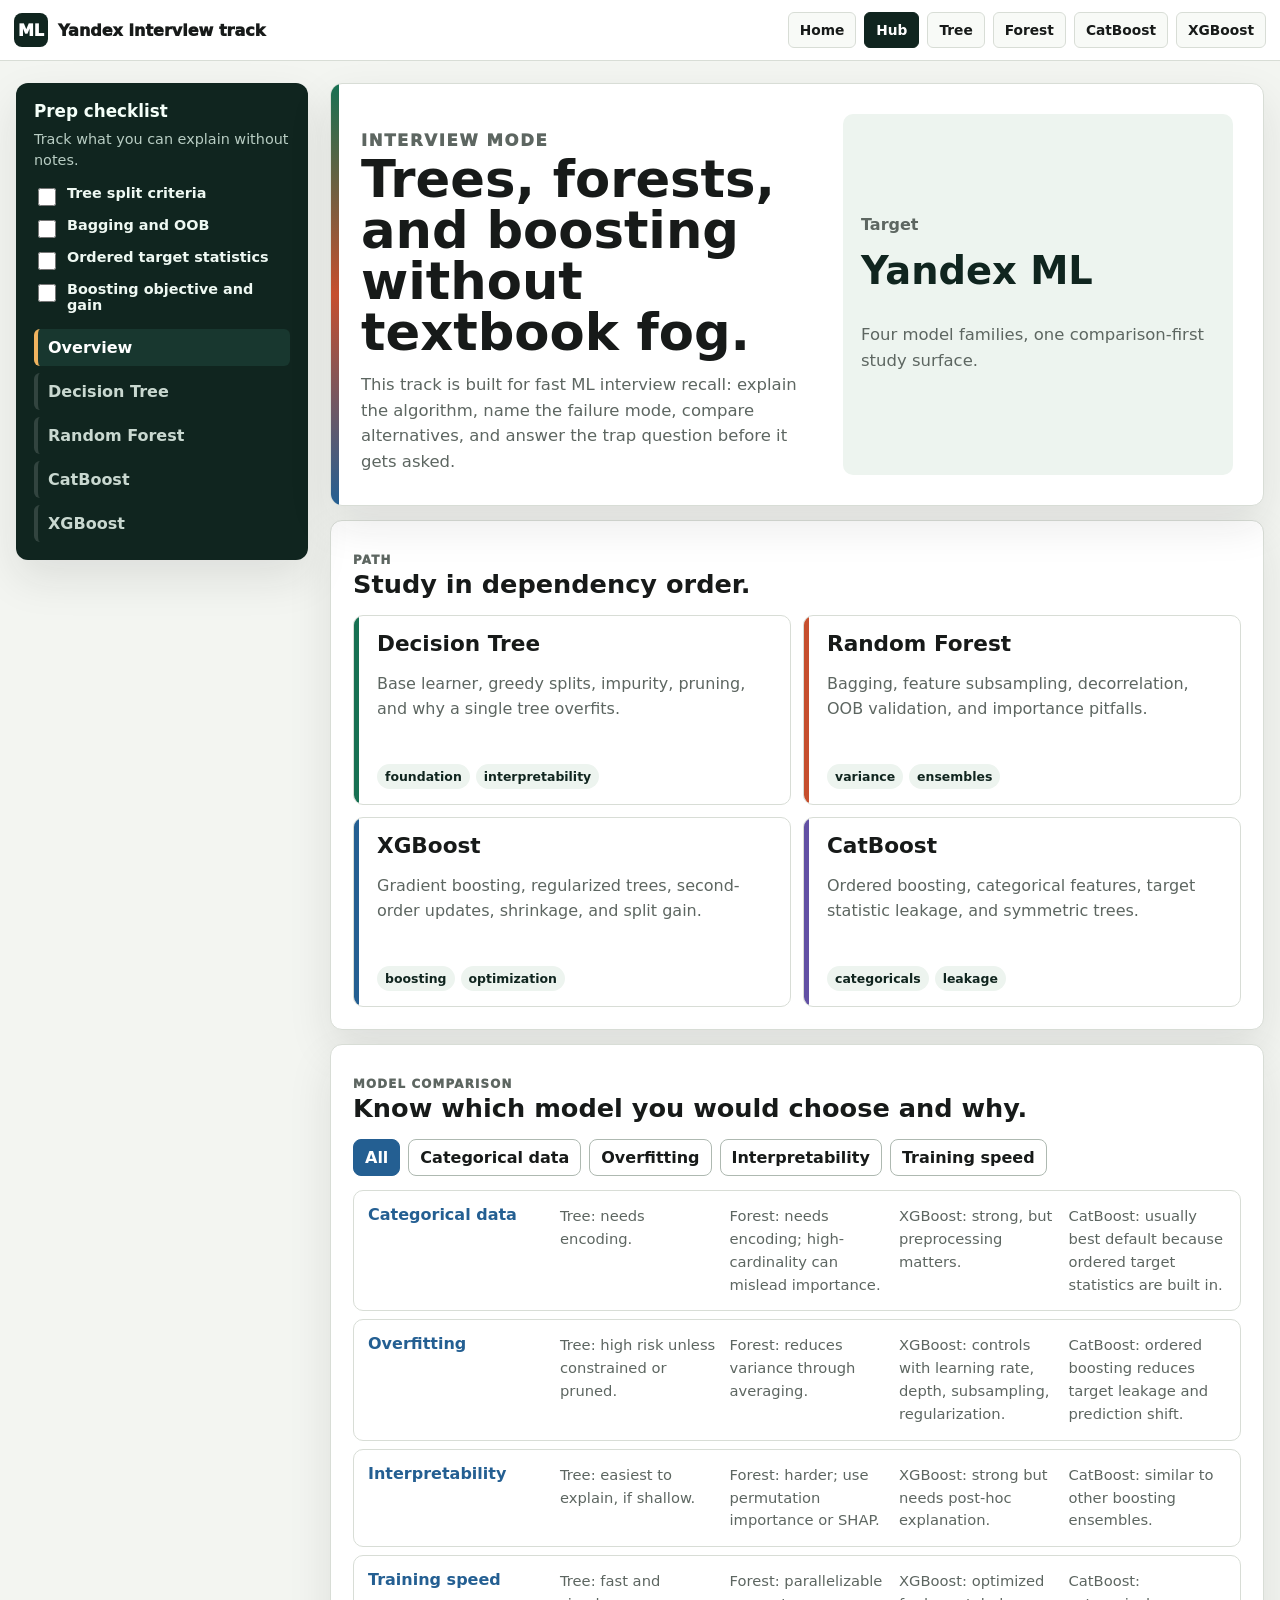
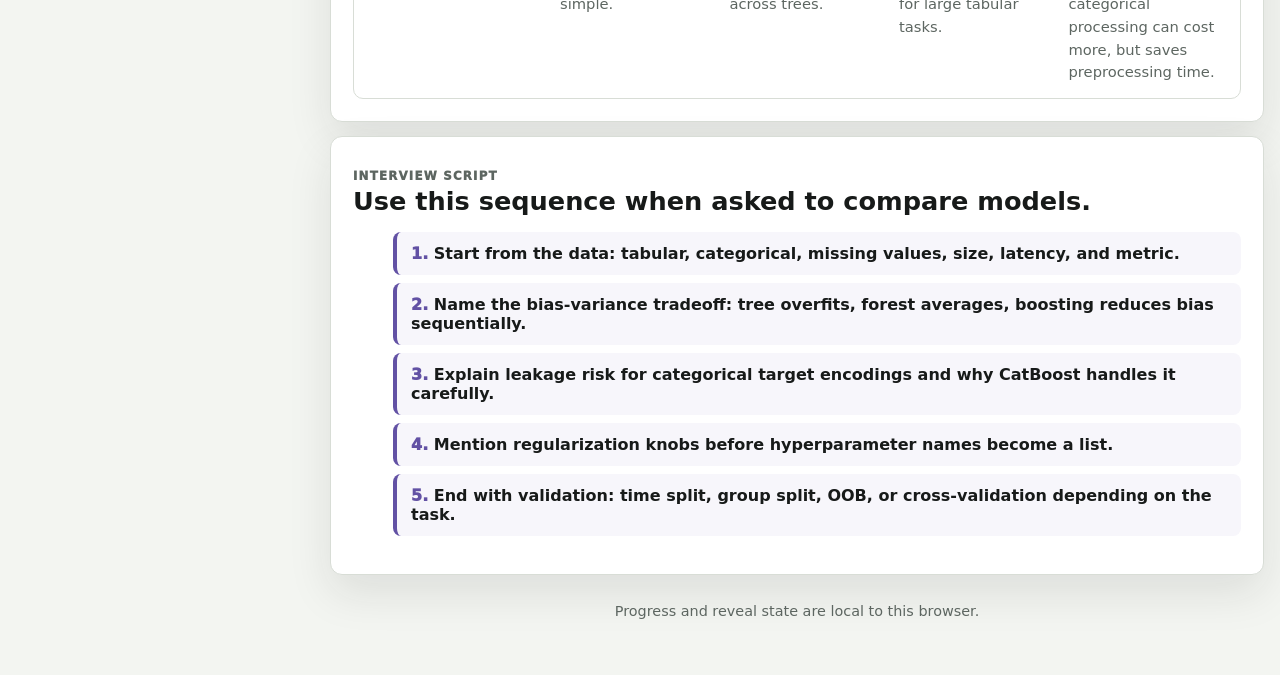
<file: ml-interview.html>
<!doctype html>
<html lang="en">
  <head>
    <meta charset="utf-8">
    <meta name="viewport" content="width=device-width, initial-scale=1">
    <title>Yandex ML Interview: Trees and Boosting</title>
    <link rel="stylesheet" href="ml-interview.css">
  </head>
  <body data-page="ml-interview">
    <header class="topline">
      <div class="topline-inner">
        <a class="brand" href="ml-interview.html"><span class="brand-mark">ML</span> Yandex interview track</a>
        <nav class="top-nav" aria-label="Tutorial pages">
          <a href="index.html">Home</a>
          <a aria-current="page" href="ml-interview.html">Hub</a>
          <a href="decision-tree.html">Tree</a>
          <a href="random-forest.html">Forest</a>
          <a href="catboost.html">CatBoost</a>
          <a href="xgboost.html">XGBoost</a>
        </nav>
      </div>
    </header>

    <main class="layout">
      <aside class="side-panel">
        <h2>Prep checklist</h2>
        <p class="side-note">Track what you can explain without notes.</p>
        <div class="progress-list">
          <label><input type="checkbox" data-progress="tree"> Tree split criteria</label>
          <label><input type="checkbox" data-progress="forest"> Bagging and OOB</label>
          <label><input type="checkbox" data-progress="catboost"> Ordered target statistics</label>
          <label><input type="checkbox" data-progress="xgboost"> Boosting objective and gain</label>
        </div>
        <nav class="page-links" aria-label="Track pages">
          <a aria-current="page" href="ml-interview.html">Overview</a>
          <a href="decision-tree.html">Decision Tree</a>
          <a href="random-forest.html">Random Forest</a>
          <a href="catboost.html">CatBoost</a>
          <a href="xgboost.html">XGBoost</a>
        </nav>
      </aside>

      <div class="content">
        <section class="hero">
          <div>
            <p class="eyebrow">Interview mode</p>
            <h1>Trees, forests, and boosting without textbook fog.</h1>
            <p>
              This track is built for fast ML interview recall: explain the algorithm,
              name the failure mode, compare alternatives, and answer the trap question
              before it gets asked.
            </p>
          </div>
          <div class="brief-card">
            <span>Target</span>
            <strong>Yandex ML</strong>
            <p>Four model families, one comparison-first study surface.</p>
          </div>
        </section>

        <section class="section">
          <p class="eyebrow">Path</p>
          <h2>Study in dependency order.</h2>
          <div class="model-grid">
            <a class="model-row" href="decision-tree.html">
              <div>
                <h3>Decision Tree</h3>
                <p>Base learner, greedy splits, impurity, pruning, and why a single tree overfits.</p>
              </div>
              <div class="tag-strip"><span>foundation</span><span>interpretability</span></div>
            </a>
            <a class="model-row" href="random-forest.html">
              <div>
                <h3>Random Forest</h3>
                <p>Bagging, feature subsampling, decorrelation, OOB validation, and importance pitfalls.</p>
              </div>
              <div class="tag-strip"><span>variance</span><span>ensembles</span></div>
            </a>
            <a class="model-row" href="xgboost.html">
              <div>
                <h3>XGBoost</h3>
                <p>Gradient boosting, regularized trees, second-order updates, shrinkage, and split gain.</p>
              </div>
              <div class="tag-strip"><span>boosting</span><span>optimization</span></div>
            </a>
            <a class="model-row" href="catboost.html">
              <div>
                <h3>CatBoost</h3>
                <p>Ordered boosting, categorical features, target statistic leakage, and symmetric trees.</p>
              </div>
              <div class="tag-strip"><span>categoricals</span><span>leakage</span></div>
            </a>
          </div>
        </section>

        <section class="section">
          <p class="eyebrow">Model comparison</p>
          <h2>Know which model you would choose and why.</h2>
          <div class="comparison-controls" aria-label="Comparison filters">
            <button class="active" type="button" data-filter="all">All</button>
            <button type="button" data-filter="categorical">Categorical data</button>
            <button type="button" data-filter="overfit">Overfitting</button>
            <button type="button" data-filter="interpretability">Interpretability</button>
            <button type="button" data-filter="speed">Training speed</button>
          </div>
          <div class="comparison-table" data-comparison>
            <article data-topic="categorical">
              <strong>Categorical data</strong>
              <p>Tree: needs encoding.</p>
              <p>Forest: needs encoding; high-cardinality can mislead importance.</p>
              <p>XGBoost: strong, but preprocessing matters.</p>
              <p>CatBoost: usually best default because ordered target statistics are built in.</p>
            </article>
            <article data-topic="overfit">
              <strong>Overfitting</strong>
              <p>Tree: high risk unless constrained or pruned.</p>
              <p>Forest: reduces variance through averaging.</p>
              <p>XGBoost: controls with learning rate, depth, subsampling, regularization.</p>
              <p>CatBoost: ordered boosting reduces target leakage and prediction shift.</p>
            </article>
            <article data-topic="interpretability">
              <strong>Interpretability</strong>
              <p>Tree: easiest to explain, if shallow.</p>
              <p>Forest: harder; use permutation importance or SHAP.</p>
              <p>XGBoost: strong but needs post-hoc explanation.</p>
              <p>CatBoost: similar to other boosting ensembles.</p>
            </article>
            <article data-topic="speed">
              <strong>Training speed</strong>
              <p>Tree: fast and simple.</p>
              <p>Forest: parallelizable across trees.</p>
              <p>XGBoost: optimized for large tabular tasks.</p>
              <p>CatBoost: categorical processing can cost more, but saves preprocessing time.</p>
            </article>
          </div>
        </section>

        <section class="section">
          <p class="eyebrow">Interview script</p>
          <h2>Use this sequence when asked to compare models.</h2>
          <ol class="interview-script">
            <li>Start from the data: tabular, categorical, missing values, size, latency, and metric.</li>
            <li>Name the bias-variance tradeoff: tree overfits, forest averages, boosting reduces bias sequentially.</li>
            <li>Explain leakage risk for categorical target encodings and why CatBoost handles it carefully.</li>
            <li>Mention regularization knobs before hyperparameter names become a list.</li>
            <li>End with validation: time split, group split, OOB, or cross-validation depending on the task.</li>
          </ol>
        </section>
        <p class="footer-note">Progress and reveal state are local to this browser.</p>
      </div>
    </main>

    <script src="ml-interview.js"></script>
  </body>
</html>
</file>
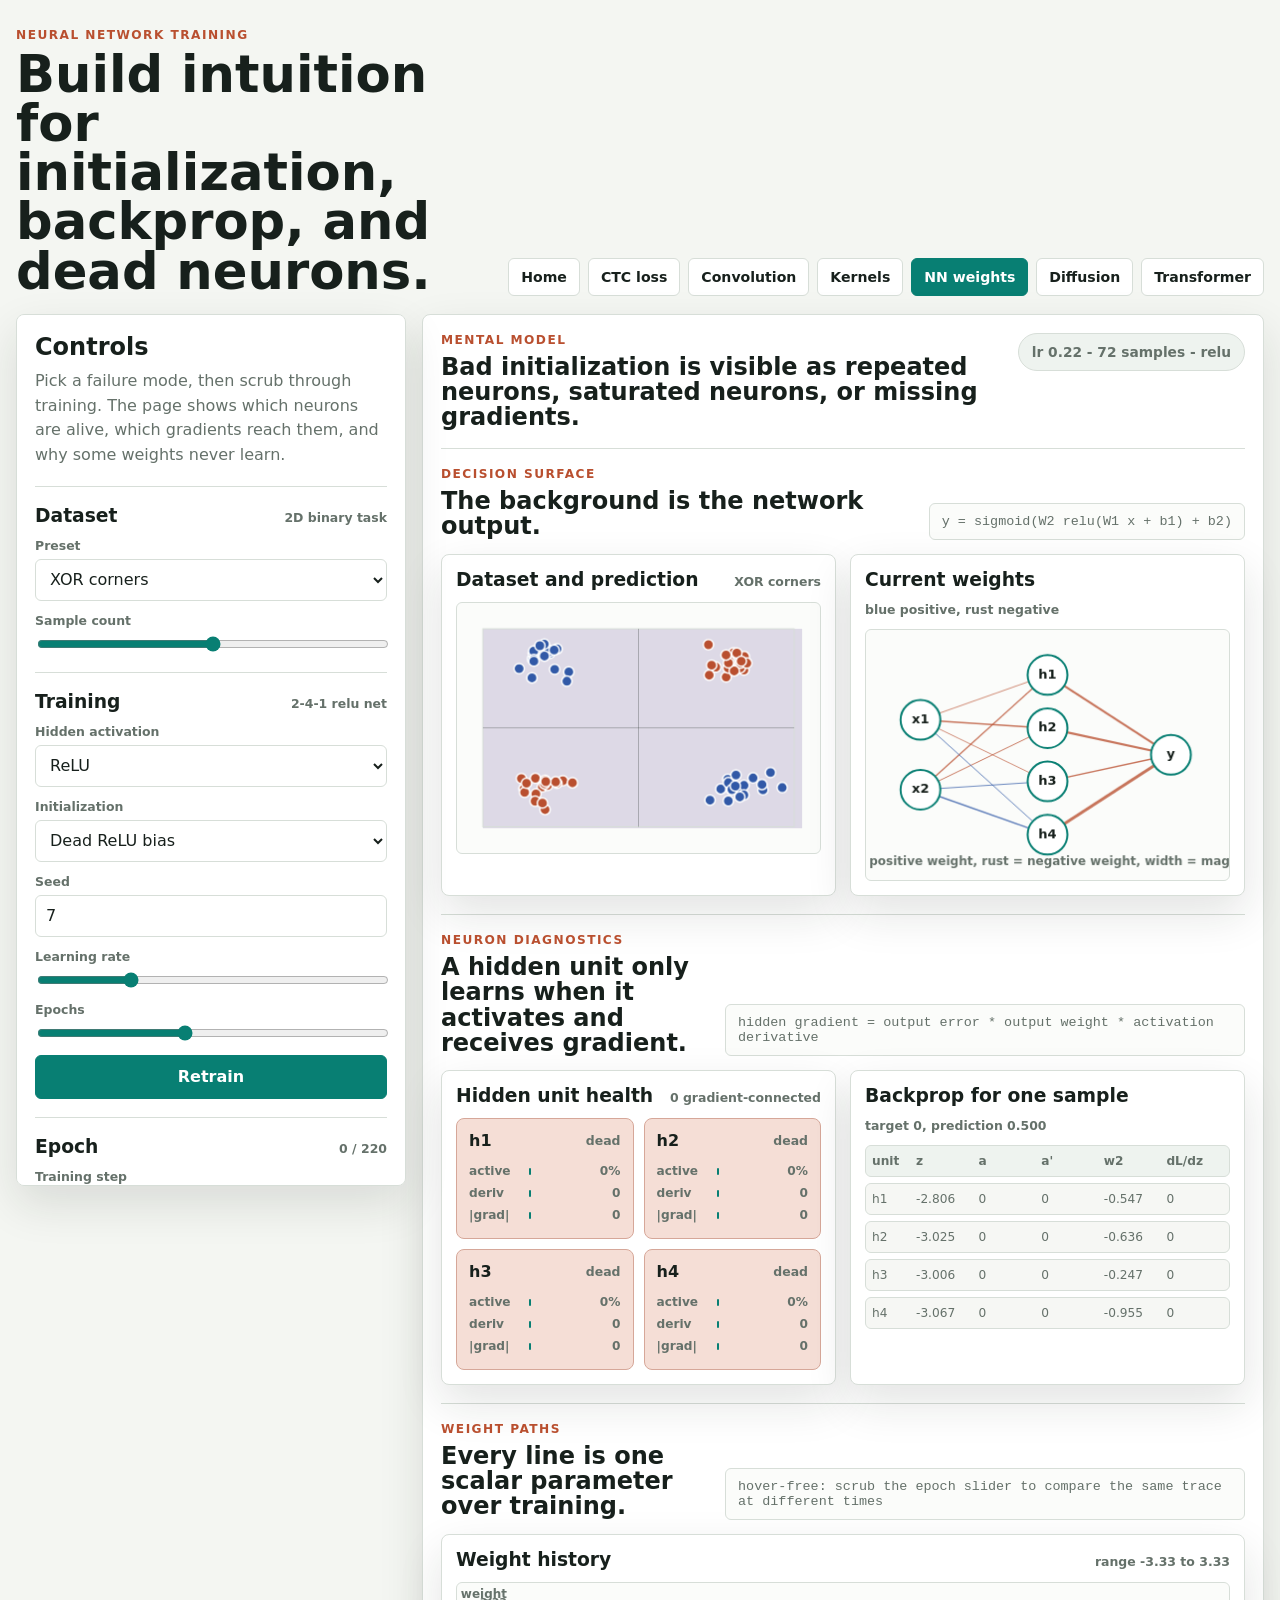
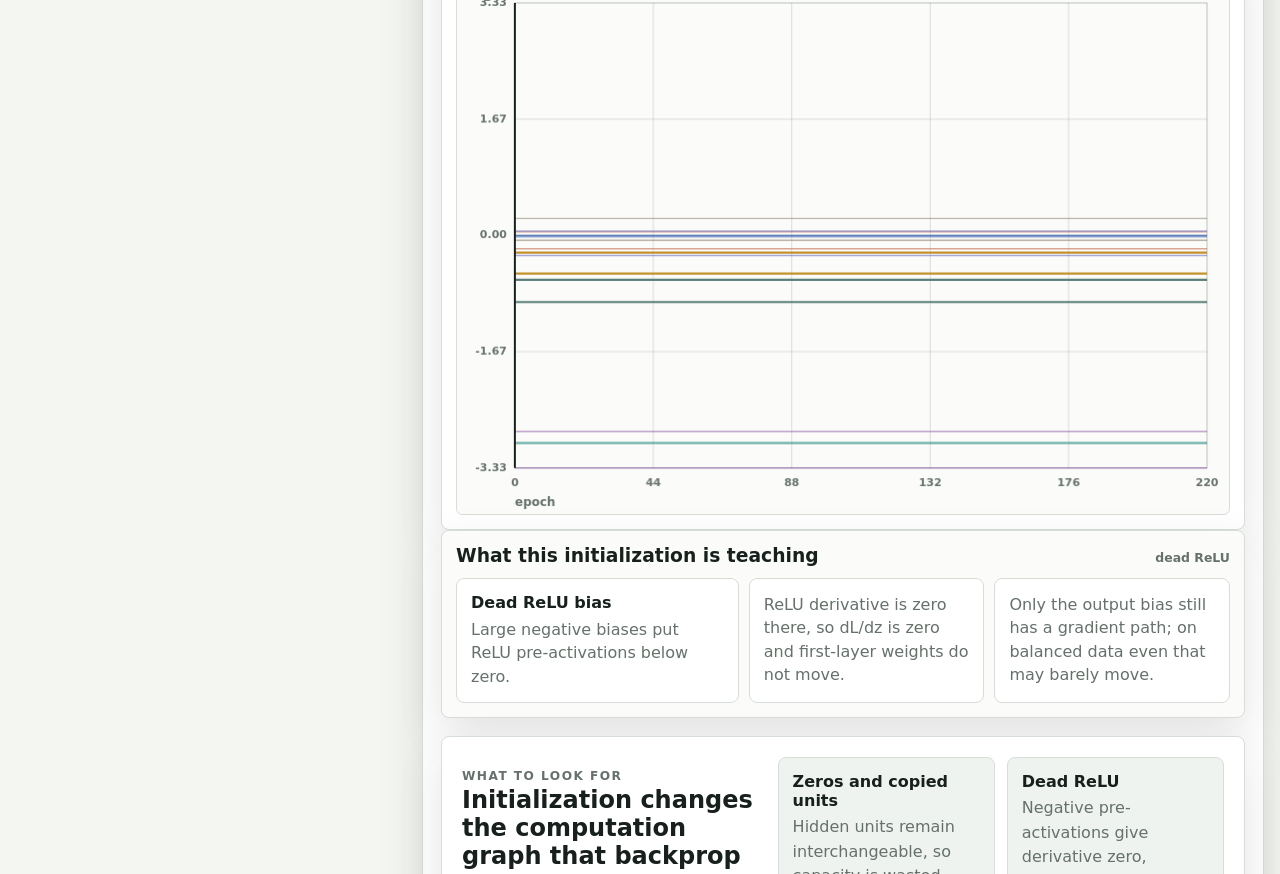
<file: nn-weights.html>
<!doctype html>
<html lang="en">
  <head>
    <meta charset="utf-8">
    <meta name="viewport" content="width=device-width, initial-scale=1">
    <title>Neural Network Weight Evolution</title>
    <link rel="stylesheet" href="nn-weights.css">
  </head>
  <body>
    <header class="topbar">
      <div>
        <p class="eyebrow">Neural network training</p>
        <h1>Build intuition for initialization, backprop, and dead neurons.</h1>
      </div>
      <nav class="page-nav" aria-label="Pages">
        <a href="index.html">Home</a>
        <a href="ctc.html">CTC loss</a>
        <a href="convolution.html">Convolution</a>
        <a href="kernels.html">Kernels</a>
        <a aria-current="page" href="nn-weights.html">NN weights</a>
        <a href="diffusion.html">Diffusion</a>
        <a href="transformer.html">Transformer</a>
      </nav>
    </header>

    <main class="layout">
      <aside class="control-panel" aria-labelledby="controlsHeading">
        <div class="panel-heading">
          <h2 id="controlsHeading">Controls</h2>
          <p>
            Pick a failure mode, then scrub through training. The page shows
            which neurons are alive, which gradients reach them, and why some
            weights never learn.
          </p>
        </div>

        <section class="control-section" aria-labelledby="dataHeading">
          <div class="section-title-row">
            <h3 id="dataHeading">Dataset</h3>
            <span>2D binary task</span>
          </div>
          <label class="field">
            <span>Preset</span>
            <select id="datasetSelect">
              <option value="xor">XOR corners</option>
              <option value="moons">Two moons</option>
              <option value="circles">Inside versus outside</option>
              <option value="line">Linear split</option>
            </select>
          </label>
          <label class="field">
            <span>Sample count</span>
            <input id="sampleCount" type="range" min="24" max="120" value="72" step="8">
          </label>
        </section>

        <section class="control-section" aria-labelledby="initHeading">
          <div class="section-title-row">
            <h3 id="initHeading">Training</h3>
            <span id="modelShapeLabel">2-4-1 ReLU net</span>
          </div>
          <label class="field">
            <span>Hidden activation</span>
            <select id="activationSelect">
              <option value="relu">ReLU</option>
              <option value="tanh">tanh</option>
            </select>
          </label>
          <label class="field">
            <span>Initialization</span>
            <select id="initSelect">
              <option value="he">Healthy random</option>
              <option value="xavier">Xavier random</option>
              <option value="tiny">Too small</option>
              <option value="wide">Too large</option>
              <option value="zeros">All zeros</option>
              <option value="symmetric">Copied hidden units</option>
              <option value="deadRelu" selected>Dead ReLU bias</option>
              <option value="saturatedTanh">Saturated tanh</option>
            </select>
          </label>
          <label class="field">
            <span>Seed</span>
            <input id="seedInput" type="number" min="1" max="999" value="7">
          </label>
          <label class="field">
            <span>Learning rate</span>
            <input id="learningRate" type="range" min="0.02" max="0.8" value="0.22" step="0.02">
          </label>
          <label class="field">
            <span>Epochs</span>
            <input id="epochCount" type="range" min="20" max="500" value="220" step="20">
          </label>
          <button class="primary-action" id="retrainButton" type="button">Retrain</button>
        </section>

        <section class="control-section" aria-labelledby="timeHeading">
          <div class="section-title-row">
            <h3 id="timeHeading">Epoch</h3>
            <span id="epochLabel">0 / 220</span>
          </div>
          <label class="field">
            <span>Training step</span>
            <input id="epochSlider" type="range" min="0" max="220" value="0" step="1">
          </label>
          <div class="button-row">
            <button class="icon-button" id="stepBack" type="button" aria-label="Previous epoch">&lt;</button>
            <button class="icon-button" id="playPause" type="button" aria-label="Play training">&#9654;</button>
            <button class="icon-button" id="stepForward" type="button" aria-label="Next epoch">&gt;</button>
          </div>
          <div class="metric-grid" aria-live="polite">
            <div class="metric">
              <span>Loss</span>
              <strong id="lossValue">0</strong>
            </div>
            <div class="metric">
              <span>Accuracy</span>
              <strong id="accuracyValue">0%</strong>
            </div>
            <div class="metric">
              <span>Active hidden units</span>
              <strong id="aliveValue">0 / 4</strong>
            </div>
            <div class="metric">
              <span>Mean hidden gradient</span>
              <strong id="gradientValue">0</strong>
            </div>
          </div>
        </section>

        <section class="control-section" aria-labelledby="probeHeading">
          <div class="section-title-row">
            <h3 id="probeHeading">Backprop probe</h3>
            <span id="probeLabel">sample 1</span>
          </div>
          <label class="field">
            <span>Training sample</span>
            <input id="probeSample" type="range" min="0" max="71" value="0" step="1">
          </label>
          <div class="probe-card" id="probeCard">
            <strong>Forward and backward values</strong>
            <p>Choose a sample to inspect the exact gradient flowing through each hidden unit.</p>
          </div>
        </section>
      </aside>

      <section class="workspace" aria-labelledby="mainHeading">
        <div class="workspace-header">
          <div>
            <p class="eyebrow">Mental model</p>
            <h2 id="mainHeading">Bad initialization is visible as repeated neurons, saturated neurons, or missing gradients.</h2>
          </div>
          <div class="summary-pill" id="summaryPill">full-batch gradient descent</div>
        </div>

        <section class="demo-section" aria-labelledby="surfaceHeading">
          <div class="demo-heading">
            <div>
              <p class="eyebrow">Decision surface</p>
              <h2 id="surfaceHeading">The background is the network output.</h2>
            </div>
            <code id="modelFormula">y = sigmoid(W2 relu(W1 x + b1) + b2)</code>
          </div>
          <div class="visual-grid">
            <article class="visual-card">
              <div class="section-title-row">
                <h3>Dataset and prediction</h3>
                <span id="datasetLabel">XOR corners</span>
              </div>
              <canvas id="surfaceCanvas" width="640" height="430" aria-label="Decision surface"></canvas>
            </article>
            <article class="visual-card">
              <div class="section-title-row">
                <h3>Current weights</h3>
                <span>blue positive, rust negative</span>
              </div>
              <canvas id="networkCanvas" width="640" height="430" aria-label="Network weight diagram"></canvas>
            </article>
          </div>
        </section>

        <section class="diagnostic-section" aria-labelledby="diagnosticHeading">
          <div class="demo-heading">
            <div>
              <p class="eyebrow">Neuron diagnostics</p>
              <h2 id="diagnosticHeading">A hidden unit only learns when it activates and receives gradient.</h2>
            </div>
            <code>hidden gradient = output error * output weight * activation derivative</code>
          </div>
          <div class="diagnostic-grid">
            <article class="visual-card">
              <div class="section-title-row">
                <h3>Hidden unit health</h3>
                <span id="healthSummary">0 active</span>
              </div>
              <div class="health-grid" id="healthGrid"></div>
            </article>
            <article class="visual-card">
              <div class="section-title-row">
                <h3>Backprop for one sample</h3>
                <span id="backpropSummary">sample 1</span>
              </div>
              <div class="backprop-table" id="backpropTable"></div>
            </article>
          </div>
        </section>

        <section class="history-section" aria-labelledby="historyHeading">
          <div class="demo-heading">
            <div>
              <p class="eyebrow">Weight paths</p>
              <h2 id="historyHeading">Every line is one scalar parameter over training.</h2>
            </div>
            <code>hover-free: scrub the epoch slider to compare the same trace at different times</code>
          </div>
          <article class="visual-card">
            <div class="section-title-row">
              <h3>Weight history</h3>
              <span id="weightRange">range 0</span>
            </div>
            <canvas id="historyCanvas" width="1180" height="360" aria-label="Weight history chart"></canvas>
          </article>
          <article class="visual-card explanation-card" aria-labelledby="caseHeading">
            <div class="section-title-row">
              <h3 id="caseHeading">What this initialization is teaching</h3>
              <span id="caseTag">healthy</span>
            </div>
            <div class="case-grid" id="caseGrid"></div>
          </article>
        </section>

        <section class="intuition-band" aria-labelledby="intuitionHeading">
          <div>
            <p class="eyebrow">What to look for</p>
            <h2 id="intuitionHeading">Initialization changes the computation graph that backprop sees.</h2>
            <p>
              Backprop is local multiplication. If a unit is copied from another
              unit, both receive the same signal. If its derivative is zero, the
              signal stops. If all weights are tiny, useful differences are weak.
              Good initialization keeps units different and gradients measurable.
            </p>
          </div>
          <div class="insight-grid">
            <div class="insight">
              <strong>Zeros and copied units</strong>
              <p>Hidden units remain interchangeable, so capacity is wasted.</p>
            </div>
            <div class="insight">
              <strong>Dead ReLU</strong>
              <p>Negative pre-activations give derivative zero, blocking first-layer updates.</p>
            </div>
            <div class="insight">
              <strong>Saturated tanh</strong>
              <p>Outputs near -1 or 1 have tiny derivatives, so learning crawls.</p>
            </div>
            <div class="insight">
              <strong>Healthy random</strong>
              <p>Units start different, active, and gradient-connected.</p>
            </div>
          </div>
        </section>
      </section>
    </main>

    <script src="nn-weights.js"></script>
  </body>
</html>
</file>
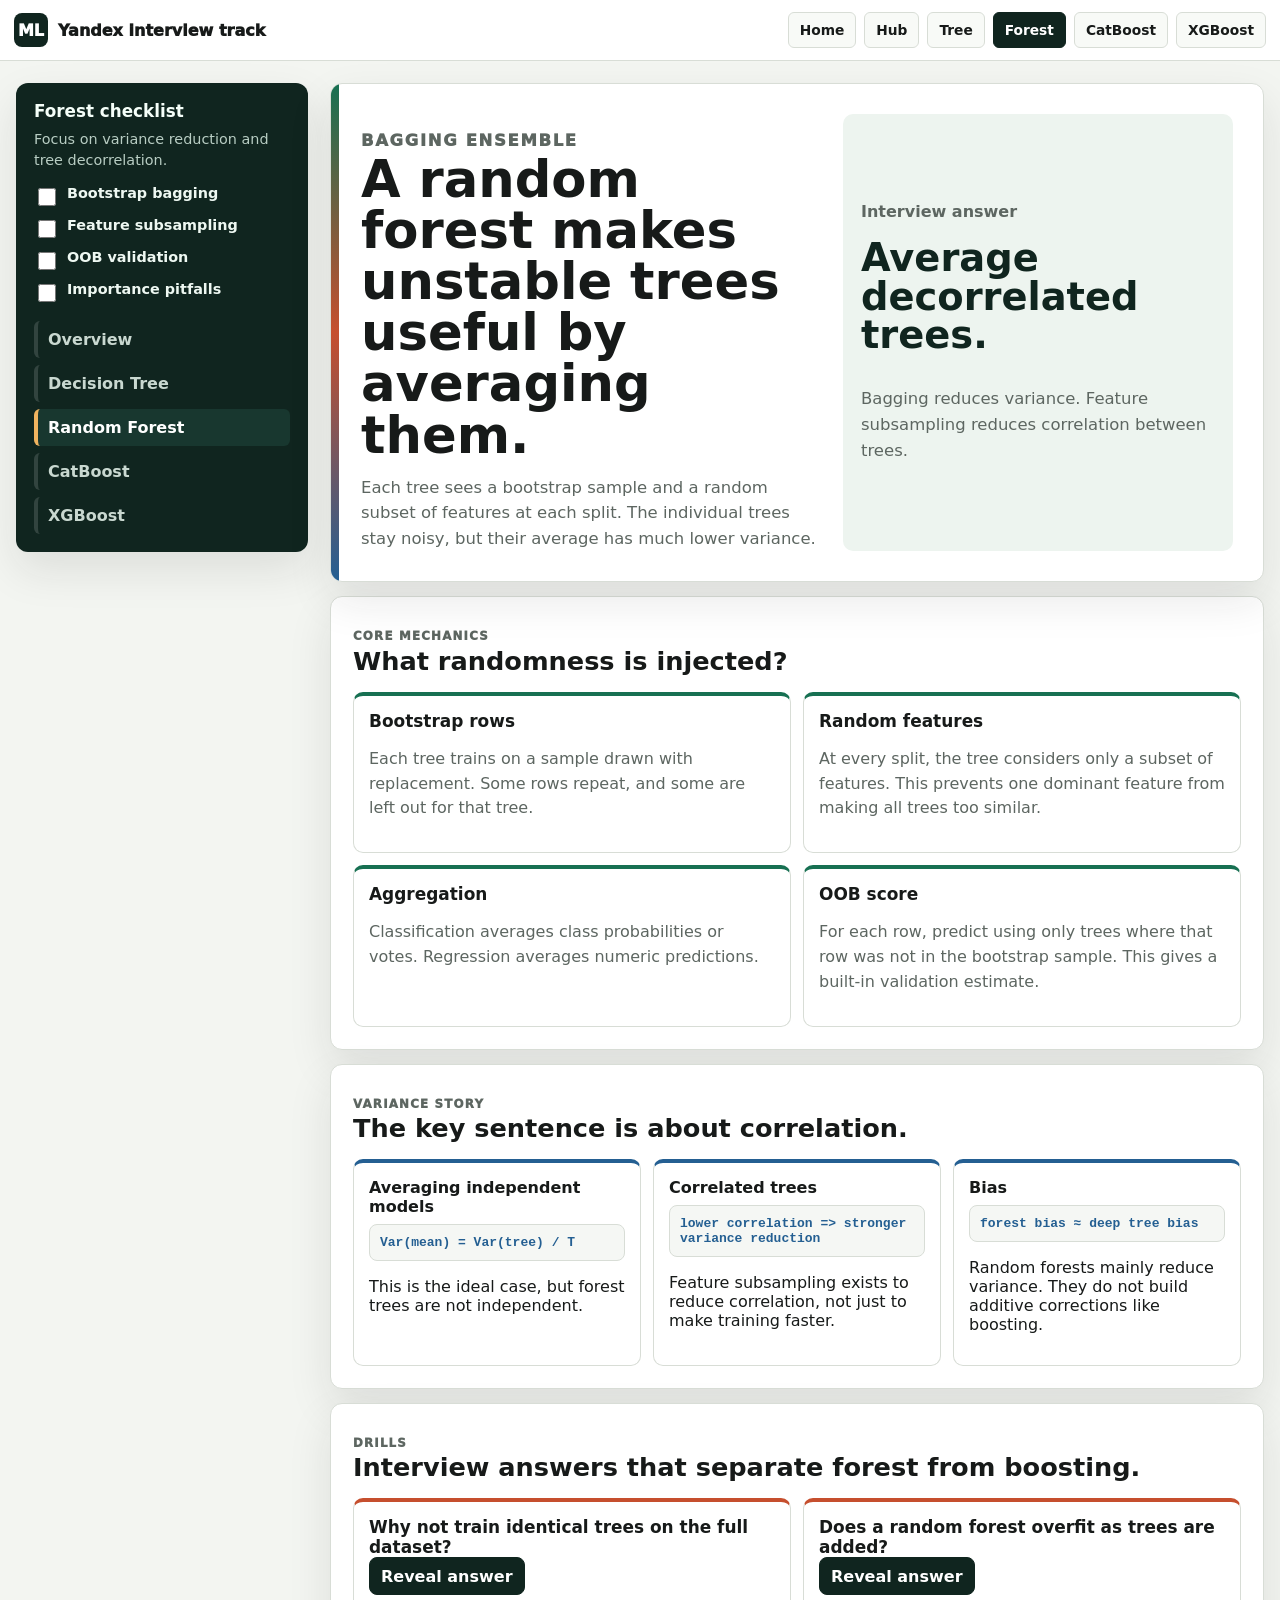
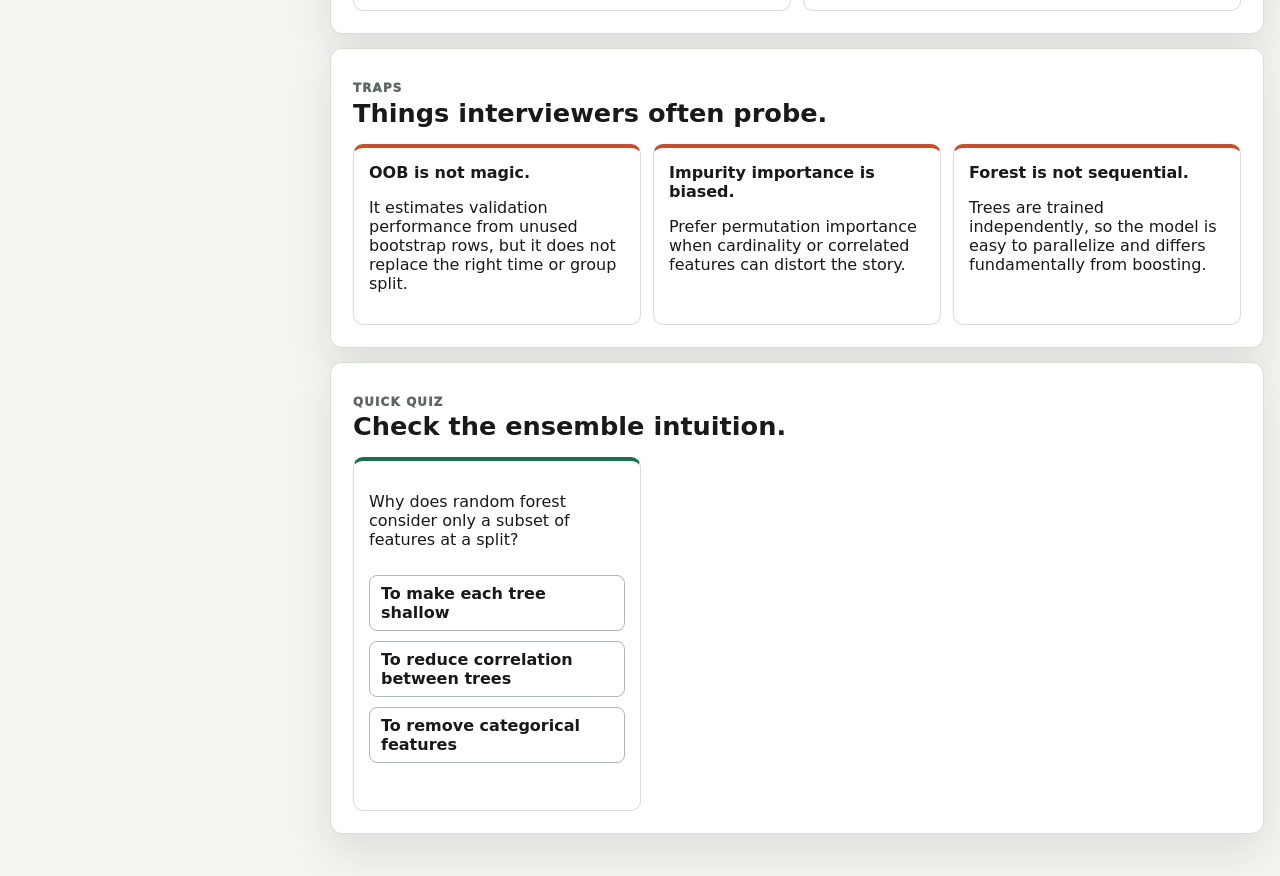
<file: random-forest.html>
<!doctype html>
<html lang="en">
  <head>
    <meta charset="utf-8">
    <meta name="viewport" content="width=device-width, initial-scale=1">
    <title>Random Forest Interview Tutorial</title>
    <link rel="stylesheet" href="ml-interview.css">
  </head>
  <body data-page="random-forest">
    <header class="topline">
      <div class="topline-inner">
        <a class="brand" href="ml-interview.html"><span class="brand-mark">ML</span> Yandex interview track</a>
        <nav class="top-nav" aria-label="Tutorial pages">
          <a href="index.html">Home</a>
          <a href="ml-interview.html">Hub</a>
          <a href="decision-tree.html">Tree</a>
          <a aria-current="page" href="random-forest.html">Forest</a>
          <a href="catboost.html">CatBoost</a>
          <a href="xgboost.html">XGBoost</a>
        </nav>
      </div>
    </header>

    <main class="layout">
      <aside class="side-panel">
        <h2>Forest checklist</h2>
        <p class="side-note">Focus on variance reduction and tree decorrelation.</p>
        <div class="progress-list">
          <label><input type="checkbox" data-progress="bagging"> Bootstrap bagging</label>
          <label><input type="checkbox" data-progress="features"> Feature subsampling</label>
          <label><input type="checkbox" data-progress="oob"> OOB validation</label>
          <label><input type="checkbox" data-progress="importance"> Importance pitfalls</label>
        </div>
        <nav class="page-links" aria-label="Track pages">
          <a href="ml-interview.html">Overview</a>
          <a href="decision-tree.html">Decision Tree</a>
          <a aria-current="page" href="random-forest.html">Random Forest</a>
          <a href="catboost.html">CatBoost</a>
          <a href="xgboost.html">XGBoost</a>
        </nav>
      </aside>

      <div class="content">
        <section class="hero">
          <div>
            <p class="eyebrow">Bagging ensemble</p>
            <h1>A random forest makes unstable trees useful by averaging them.</h1>
            <p>
              Each tree sees a bootstrap sample and a random subset of features at
              each split. The individual trees stay noisy, but their average has
              much lower variance.
            </p>
          </div>
          <div class="brief-card">
            <span>Interview answer</span>
            <strong>Average decorrelated trees.</strong>
            <p>Bagging reduces variance. Feature subsampling reduces correlation between trees.</p>
          </div>
        </section>

        <section class="section">
          <p class="eyebrow">Core mechanics</p>
          <h2>What randomness is injected?</h2>
          <div class="concept-grid">
            <article class="concept">
              <h3>Bootstrap rows</h3>
              <p>Each tree trains on a sample drawn with replacement. Some rows repeat, and some are left out for that tree.</p>
            </article>
            <article class="concept">
              <h3>Random features</h3>
              <p>At every split, the tree considers only a subset of features. This prevents one dominant feature from making all trees too similar.</p>
            </article>
            <article class="concept">
              <h3>Aggregation</h3>
              <p>Classification averages class probabilities or votes. Regression averages numeric predictions.</p>
            </article>
            <article class="concept">
              <h3>OOB score</h3>
              <p>For each row, predict using only trees where that row was not in the bootstrap sample. This gives a built-in validation estimate.</p>
            </article>
          </div>
        </section>

        <section class="section">
          <p class="eyebrow">Variance story</p>
          <h2>The key sentence is about correlation.</h2>
          <div class="formula-grid">
            <article class="formula">
              <strong>Averaging independent models</strong>
              <code>Var(mean) = Var(tree) / T</code>
              <p>This is the ideal case, but forest trees are not independent.</p>
            </article>
            <article class="formula">
              <strong>Correlated trees</strong>
              <code>lower correlation => stronger variance reduction</code>
              <p>Feature subsampling exists to reduce correlation, not just to make training faster.</p>
            </article>
            <article class="formula">
              <strong>Bias</strong>
              <code>forest bias ≈ deep tree bias</code>
              <p>Random forests mainly reduce variance. They do not build additive corrections like boosting.</p>
            </article>
          </div>
        </section>

        <section class="section">
          <p class="eyebrow">Drills</p>
          <h2>Interview answers that separate forest from boosting.</h2>
          <div class="drill-grid">
            <article class="drill">
              <h3>Why not train identical trees on the full dataset?</h3>
              <button class="answer-button" type="button" data-reveal="forest-a1" aria-expanded="false">Reveal answer</button>
              <div class="answer-box" id="forest-a1">
                <h4>Answer</h4>
                <p>If trees are identical or highly correlated, averaging gives little benefit. Bootstrap sampling and random features create diversity, which reduces variance.</p>
              </div>
            </article>
            <article class="drill">
              <h3>Does a random forest overfit as trees are added?</h3>
              <button class="answer-button" type="button" data-reveal="forest-a2" aria-expanded="false">Reveal answer</button>
              <div class="answer-box" id="forest-a2">
                <h4>Answer</h4>
                <p>Usually adding more trees stabilizes the ensemble instead of overfitting. Overfitting is controlled more by tree depth, leaf size, feature leakage, and data noise.</p>
              </div>
            </article>
          </div>
        </section>

        <section class="section">
          <p class="eyebrow">Traps</p>
          <h2>Things interviewers often probe.</h2>
          <div class="mistake-grid">
            <article class="mistake"><strong>OOB is not magic.</strong><p>It estimates validation performance from unused bootstrap rows, but it does not replace the right time or group split.</p></article>
            <article class="mistake"><strong>Impurity importance is biased.</strong><p>Prefer permutation importance when cardinality or correlated features can distort the story.</p></article>
            <article class="mistake"><strong>Forest is not sequential.</strong><p>Trees are trained independently, so the model is easy to parallelize and differs fundamentally from boosting.</p></article>
          </div>
        </section>

        <section class="section">
          <p class="eyebrow">Quick quiz</p>
          <h2>Check the ensemble intuition.</h2>
          <div class="quiz-grid">
            <article class="quiz-card" data-quiz data-correct="Correct: feature subsampling decorrelates trees." data-wrong="Not quite. The main interview answer is tree decorrelation.">
              <p>Why does random forest consider only a subset of features at a split?</p>
              <button type="button" data-answer="false">To make each tree shallow</button>
              <button type="button" data-answer="true">To reduce correlation between trees</button>
              <button type="button" data-answer="false">To remove categorical features</button>
              <p class="quiz-feedback"></p>
            </article>
          </div>
        </section>
      </div>
    </main>
    <script src="ml-interview.js"></script>
  </body>
</html>
</file>
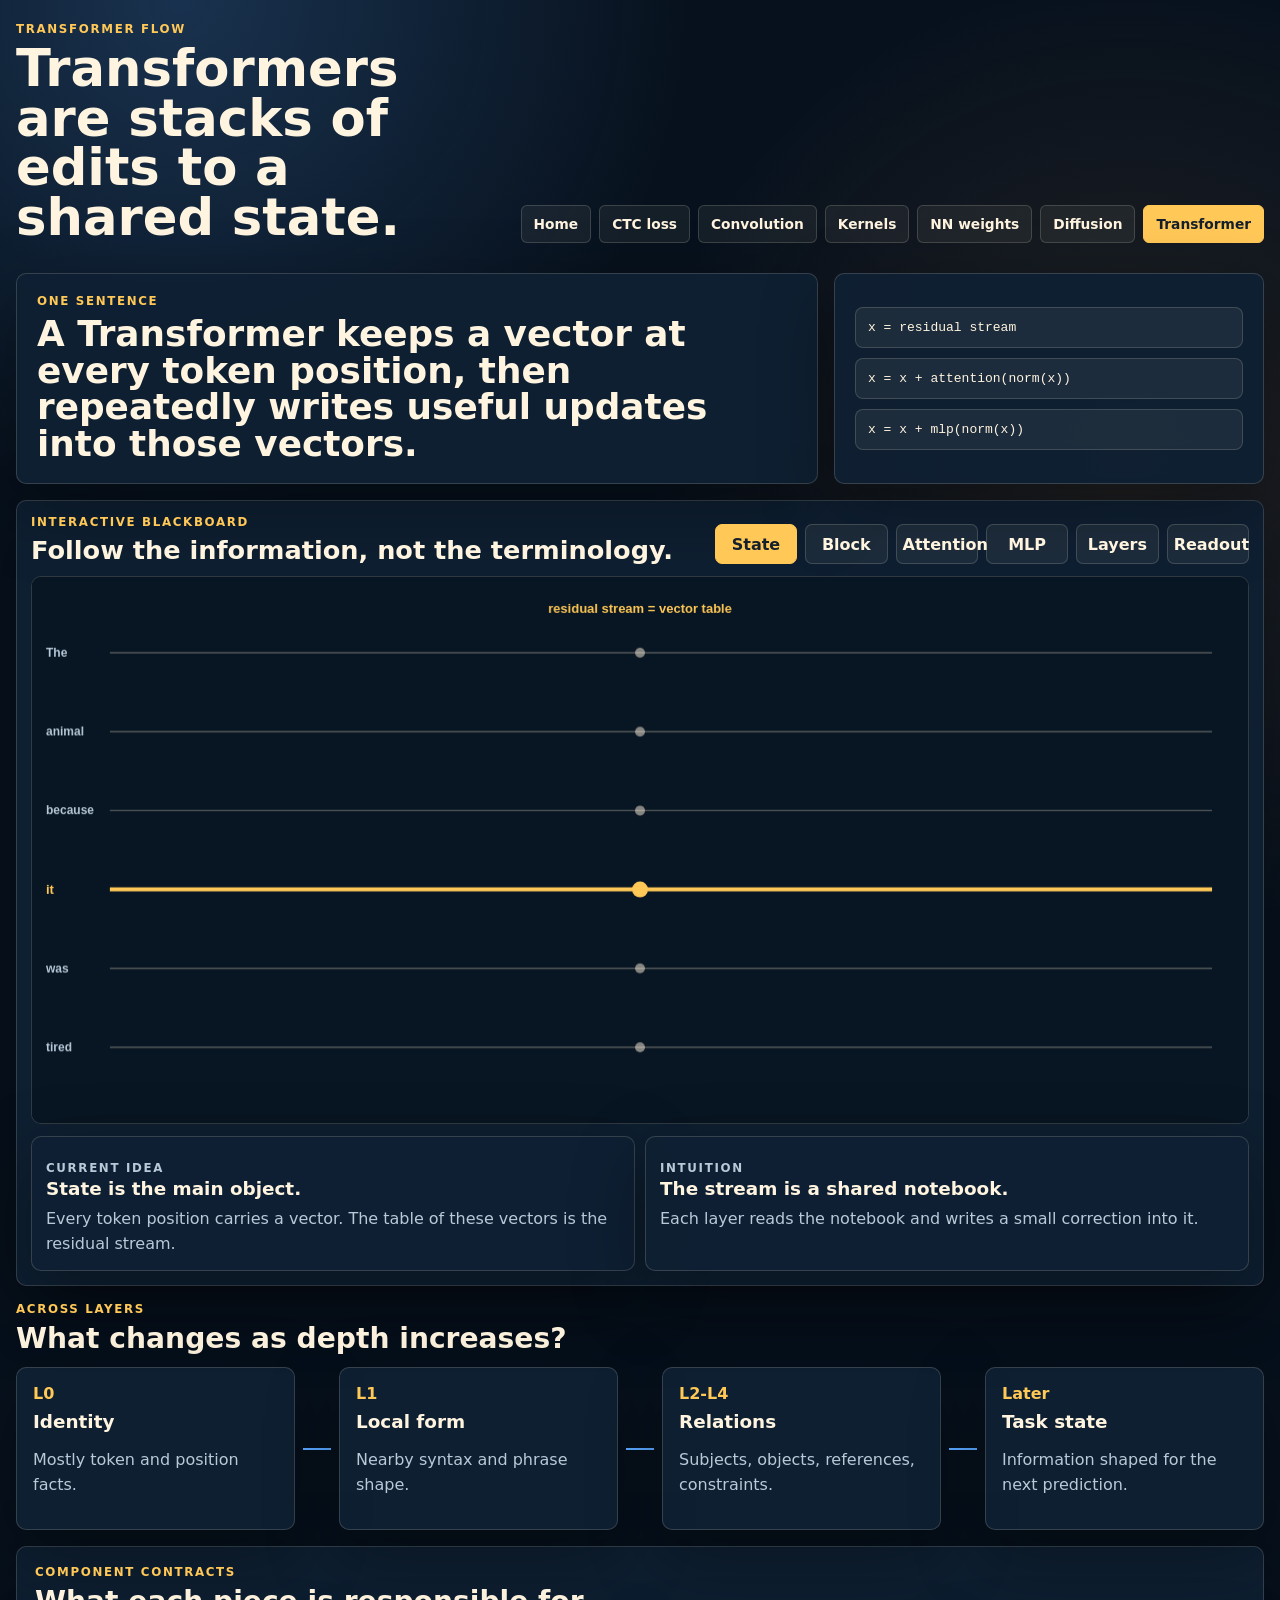
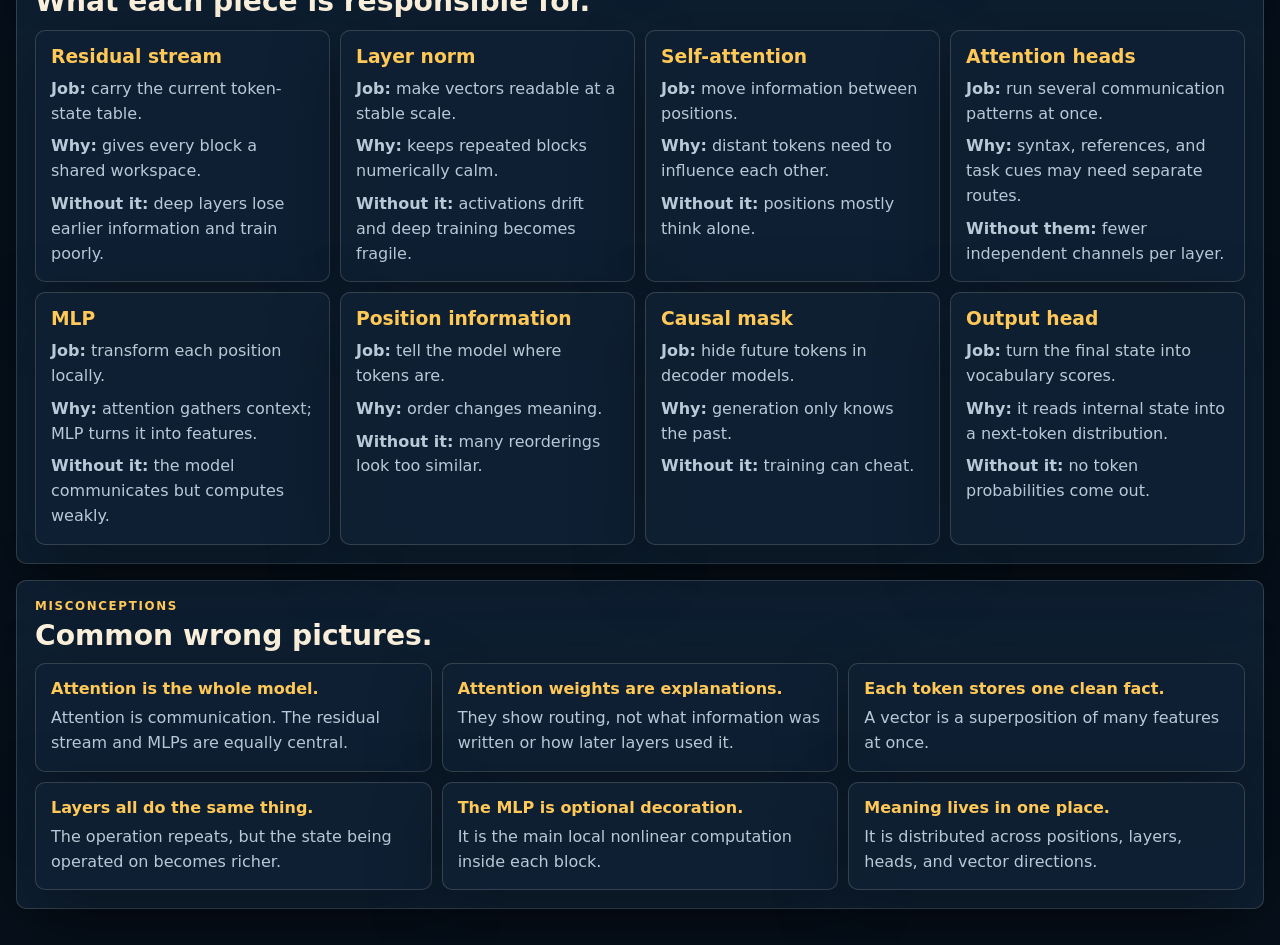
<file: transformer.html>
<!doctype html>
<html lang="en">
  <head>
    <meta charset="utf-8">
    <meta name="viewport" content="width=device-width, initial-scale=1">
    <title>Transformer Flow Tutorial</title>
    <link rel="stylesheet" href="transformer.css">
  </head>
  <body>
    <header class="topbar">
      <div>
        <p class="eyebrow">Transformer flow</p>
        <h1>Transformers are stacks of edits to a shared state.</h1>
      </div>
      <nav class="page-nav" aria-label="Pages">
        <a href="index.html">Home</a>
        <a href="ctc.html">CTC loss</a>
        <a href="convolution.html">Convolution</a>
        <a href="kernels.html">Kernels</a>
        <a href="nn-weights.html">NN weights</a>
        <a href="diffusion.html">Diffusion</a>
        <a aria-current="page" href="transformer.html">Transformer</a>
      </nav>
    </header>

    <main class="shell">
      <section class="thesis" aria-labelledby="thesisHeading">
        <div>
          <p class="eyebrow">One sentence</p>
          <h2 id="thesisHeading">A Transformer keeps a vector at every token position, then repeatedly writes useful updates into those vectors.</h2>
        </div>
        <div class="formula">
          <code>x = residual stream</code>
          <code>x = x + attention(norm(x))</code>
          <code>x = x + mlp(norm(x))</code>
        </div>
      </section>

      <section class="blackboard" aria-labelledby="boardHeading">
        <div class="board-head">
          <div>
            <p class="eyebrow">Interactive blackboard</p>
            <h2 id="boardHeading">Follow the information, not the terminology.</h2>
          </div>
          <div class="stepper" aria-label="Blackboard chapters" id="chapterButtons">
            <button class="active" type="button" data-step="0">State</button>
            <button type="button" data-step="1">Block</button>
            <button type="button" data-step="2">Attention</button>
            <button type="button" data-step="3">MLP</button>
            <button type="button" data-step="4">Layers</button>
            <button type="button" data-step="5">Readout</button>
          </div>
        </div>

        <canvas id="boardCanvas" width="1400" height="720" aria-label="Transformer information flow blackboard"></canvas>

        <div class="caption-grid">
          <article>
            <p class="eyebrow">Current idea</p>
            <h3 id="ideaTitle">State is the main object.</h3>
            <p id="ideaText">Every token position carries a vector. That table of vectors is the residual stream.</p>
          </article>
          <article>
            <p class="eyebrow">Intuition</p>
            <h3 id="intuitionTitle">The stream is a shared notebook.</h3>
            <p id="intuitionText">Each layer reads the notebook and writes a small correction into it.</p>
          </article>
        </div>
      </section>

      <section class="layer-flow" aria-labelledby="layerFlowHeading">
        <div class="section-title">
          <p class="eyebrow">Across layers</p>
          <h2 id="layerFlowHeading">What changes as depth increases?</h2>
        </div>
        <div class="flow-row" aria-label="Layer flow">
          <article><span>L0</span><strong>Identity</strong><p>Mostly token and position facts.</p></article>
          <i></i>
          <article><span>L1</span><strong>Local form</strong><p>Nearby syntax and phrase shape.</p></article>
          <i></i>
          <article><span>L2-L4</span><strong>Relations</strong><p>Subjects, objects, references, constraints.</p></article>
          <i></i>
          <article><span>Later</span><strong>Task state</strong><p>Information shaped for the next prediction.</p></article>
        </div>
      </section>

      <section class="contracts" aria-labelledby="contractsHeading">
        <div class="section-title">
          <p class="eyebrow">Component contracts</p>
          <h2 id="contractsHeading">What each piece is responsible for.</h2>
        </div>
        <div class="contract-grid">
          <article>
            <h3>Residual stream</h3>
            <p><b>Job:</b> carry the current token-state table.</p>
            <p><b>Why:</b> gives every block a shared workspace.</p>
            <p><b>Without it:</b> deep layers lose earlier information and train poorly.</p>
          </article>
          <article>
            <h3>Layer norm</h3>
            <p><b>Job:</b> make vectors readable at a stable scale.</p>
            <p><b>Why:</b> keeps repeated blocks numerically calm.</p>
            <p><b>Without it:</b> activations drift and deep training becomes fragile.</p>
          </article>
          <article>
            <h3>Self-attention</h3>
            <p><b>Job:</b> move information between positions.</p>
            <p><b>Why:</b> distant tokens need to influence each other.</p>
            <p><b>Without it:</b> positions mostly think alone.</p>
          </article>
          <article>
            <h3>Attention heads</h3>
            <p><b>Job:</b> run several communication patterns at once.</p>
            <p><b>Why:</b> syntax, references, and task cues may need separate routes.</p>
            <p><b>Without them:</b> fewer independent channels per layer.</p>
          </article>
          <article>
            <h3>MLP</h3>
            <p><b>Job:</b> transform each position locally.</p>
            <p><b>Why:</b> attention gathers context; MLP turns it into features.</p>
            <p><b>Without it:</b> the model communicates but computes weakly.</p>
          </article>
          <article>
            <h3>Position information</h3>
            <p><b>Job:</b> tell the model where tokens are.</p>
            <p><b>Why:</b> order changes meaning.</p>
            <p><b>Without it:</b> many reorderings look too similar.</p>
          </article>
          <article>
            <h3>Causal mask</h3>
            <p><b>Job:</b> hide future tokens in decoder models.</p>
            <p><b>Why:</b> generation only knows the past.</p>
            <p><b>Without it:</b> training can cheat.</p>
          </article>
          <article>
            <h3>Output head</h3>
            <p><b>Job:</b> turn the final state into vocabulary scores.</p>
            <p><b>Why:</b> it reads internal state into a next-token distribution.</p>
            <p><b>Without it:</b> no token probabilities come out.</p>
          </article>
        </div>
      </section>

      <section class="misconceptions" aria-labelledby="misHeading">
        <div class="section-title">
          <p class="eyebrow">Misconceptions</p>
          <h2 id="misHeading">Common wrong pictures.</h2>
        </div>
        <div class="myth-grid">
          <article><strong>Attention is the whole model.</strong><p>Attention is communication. The residual stream and MLPs are equally central.</p></article>
          <article><strong>Attention weights are explanations.</strong><p>They show routing, not what information was written or how later layers used it.</p></article>
          <article><strong>Each token stores one clean fact.</strong><p>A vector is a superposition of many features at once.</p></article>
          <article><strong>Layers all do the same thing.</strong><p>The operation repeats, but the state being operated on becomes richer.</p></article>
          <article><strong>The MLP is optional decoration.</strong><p>It is the main local nonlinear computation inside each block.</p></article>
          <article><strong>Meaning lives in one place.</strong><p>It is distributed across positions, layers, heads, and vector directions.</p></article>
        </div>
      </section>
    </main>

    <script src="transformer.js"></script>
  </body>
</html>
</file>
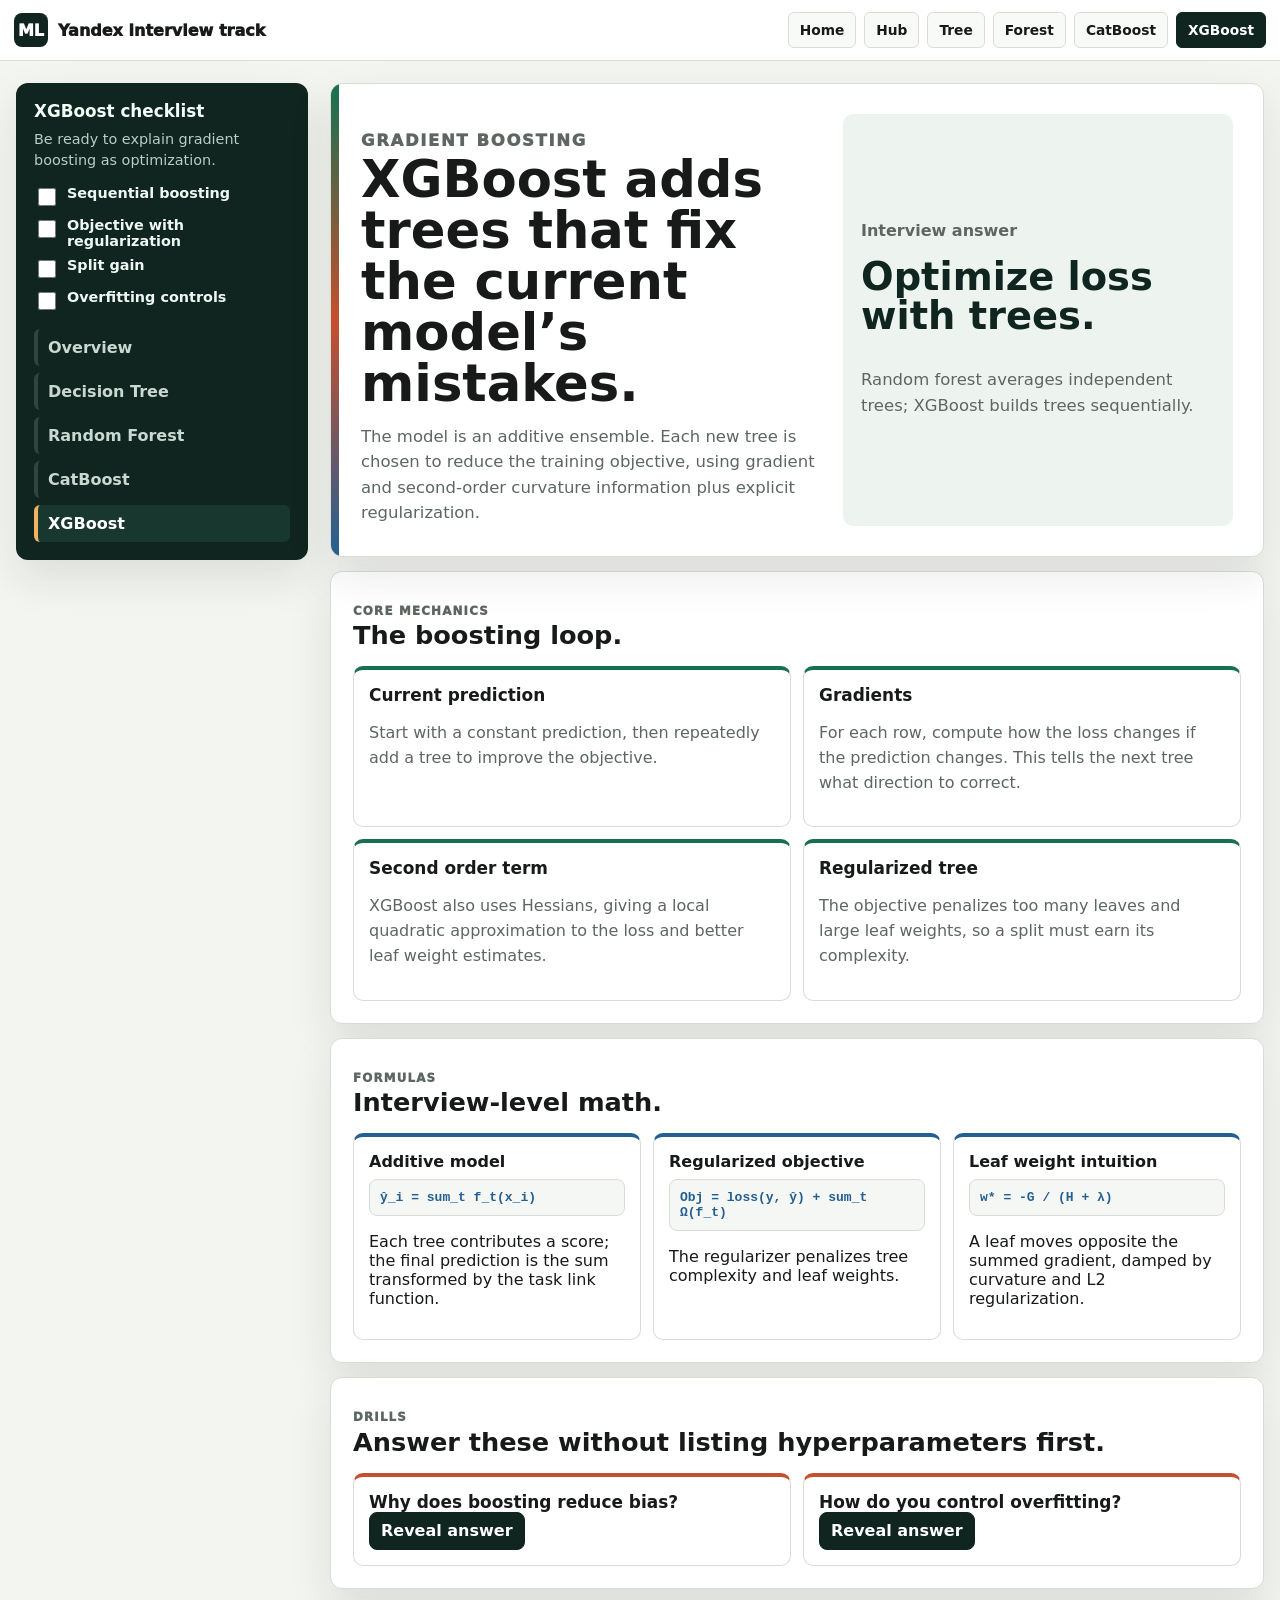
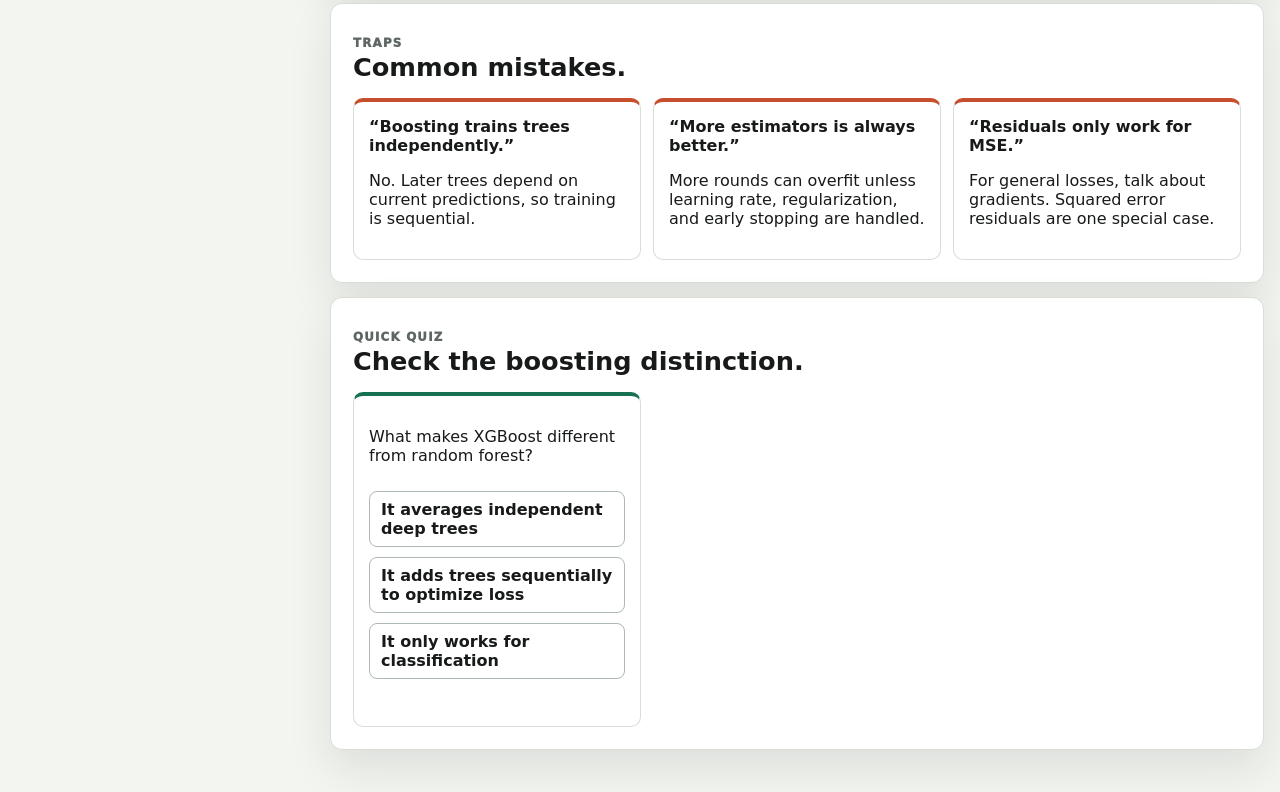
<file: xgboost.html>
<!doctype html>
<html lang="en">
  <head>
    <meta charset="utf-8">
    <meta name="viewport" content="width=device-width, initial-scale=1">
    <title>XGBoost Interview Tutorial</title>
    <link rel="stylesheet" href="ml-interview.css">
  </head>
  <body data-page="xgboost">
    <header class="topline">
      <div class="topline-inner">
        <a class="brand" href="ml-interview.html"><span class="brand-mark">ML</span> Yandex interview track</a>
        <nav class="top-nav" aria-label="Tutorial pages">
          <a href="index.html">Home</a>
          <a href="ml-interview.html">Hub</a>
          <a href="decision-tree.html">Tree</a>
          <a href="random-forest.html">Forest</a>
          <a href="catboost.html">CatBoost</a>
          <a aria-current="page" href="xgboost.html">XGBoost</a>
        </nav>
      </div>
    </header>

    <main class="layout">
      <aside class="side-panel">
        <h2>XGBoost checklist</h2>
        <p class="side-note">Be ready to explain gradient boosting as optimization.</p>
        <div class="progress-list">
          <label><input type="checkbox" data-progress="boosting"> Sequential boosting</label>
          <label><input type="checkbox" data-progress="objective"> Objective with regularization</label>
          <label><input type="checkbox" data-progress="gain"> Split gain</label>
          <label><input type="checkbox" data-progress="controls"> Overfitting controls</label>
        </div>
        <nav class="page-links" aria-label="Track pages">
          <a href="ml-interview.html">Overview</a>
          <a href="decision-tree.html">Decision Tree</a>
          <a href="random-forest.html">Random Forest</a>
          <a href="catboost.html">CatBoost</a>
          <a aria-current="page" href="xgboost.html">XGBoost</a>
        </nav>
      </aside>

      <div class="content">
        <section class="hero">
          <div>
            <p class="eyebrow">Gradient boosting</p>
            <h1>XGBoost adds trees that fix the current model’s mistakes.</h1>
            <p>
              The model is an additive ensemble. Each new tree is chosen to reduce
              the training objective, using gradient and second-order curvature
              information plus explicit regularization.
            </p>
          </div>
          <div class="brief-card">
            <span>Interview answer</span>
            <strong>Optimize loss with trees.</strong>
            <p>Random forest averages independent trees; XGBoost builds trees sequentially.</p>
          </div>
        </section>

        <section class="section">
          <p class="eyebrow">Core mechanics</p>
          <h2>The boosting loop.</h2>
          <div class="concept-grid">
            <article class="concept">
              <h3>Current prediction</h3>
              <p>Start with a constant prediction, then repeatedly add a tree to improve the objective.</p>
            </article>
            <article class="concept">
              <h3>Gradients</h3>
              <p>For each row, compute how the loss changes if the prediction changes. This tells the next tree what direction to correct.</p>
            </article>
            <article class="concept">
              <h3>Second order term</h3>
              <p>XGBoost also uses Hessians, giving a local quadratic approximation to the loss and better leaf weight estimates.</p>
            </article>
            <article class="concept">
              <h3>Regularized tree</h3>
              <p>The objective penalizes too many leaves and large leaf weights, so a split must earn its complexity.</p>
            </article>
          </div>
        </section>

        <section class="section">
          <p class="eyebrow">Formulas</p>
          <h2>Interview-level math.</h2>
          <div class="formula-grid">
            <article class="formula">
              <strong>Additive model</strong>
              <code>ŷ_i = sum_t f_t(x_i)</code>
              <p>Each tree contributes a score; the final prediction is the sum transformed by the task link function.</p>
            </article>
            <article class="formula">
              <strong>Regularized objective</strong>
              <code>Obj = loss(y, ŷ) + sum_t Ω(f_t)</code>
              <p>The regularizer penalizes tree complexity and leaf weights.</p>
            </article>
            <article class="formula">
              <strong>Leaf weight intuition</strong>
              <code>w* = -G / (H + λ)</code>
              <p>A leaf moves opposite the summed gradient, damped by curvature and L2 regularization.</p>
            </article>
          </div>
        </section>

        <section class="section">
          <p class="eyebrow">Drills</p>
          <h2>Answer these without listing hyperparameters first.</h2>
          <div class="drill-grid">
            <article class="drill">
              <h3>Why does boosting reduce bias?</h3>
              <button class="answer-button" type="button" data-reveal="xgb-a1" aria-expanded="false">Reveal answer</button>
              <div class="answer-box" id="xgb-a1">
                <h4>Answer</h4>
                <p>Each new tree is trained to improve the remaining errors of the current ensemble, so the model can build a strong predictor from many weak corrections.</p>
              </div>
            </article>
            <article class="drill">
              <h3>How do you control overfitting?</h3>
              <button class="answer-button" type="button" data-reveal="xgb-a2" aria-expanded="false">Reveal answer</button>
              <div class="answer-box" id="xgb-a2">
                <h4>Answer</h4>
                <p>Use learning rate, early stopping, max depth, min child weight, row and column subsampling, L1/L2 regularization, and a validation split that matches deployment.</p>
              </div>
            </article>
          </div>
        </section>

        <section class="section">
          <p class="eyebrow">Traps</p>
          <h2>Common mistakes.</h2>
          <div class="mistake-grid">
            <article class="mistake"><strong>“Boosting trains trees independently.”</strong><p>No. Later trees depend on current predictions, so training is sequential.</p></article>
            <article class="mistake"><strong>“More estimators is always better.”</strong><p>More rounds can overfit unless learning rate, regularization, and early stopping are handled.</p></article>
            <article class="mistake"><strong>“Residuals only work for MSE.”</strong><p>For general losses, talk about gradients. Squared error residuals are one special case.</p></article>
          </div>
        </section>

        <section class="section">
          <p class="eyebrow">Quick quiz</p>
          <h2>Check the boosting distinction.</h2>
          <div class="quiz-grid">
            <article class="quiz-card" data-quiz data-correct="Correct: later trees depend on the current ensemble." data-wrong="Not quite. XGBoost is sequential additive optimization.">
              <p>What makes XGBoost different from random forest?</p>
              <button type="button" data-answer="false">It averages independent deep trees</button>
              <button type="button" data-answer="true">It adds trees sequentially to optimize loss</button>
              <button type="button" data-answer="false">It only works for classification</button>
              <p class="quiz-feedback"></p>
            </article>
          </div>
        </section>
      </div>
    </main>
    <script src="ml-interview.js"></script>
  </body>
</html>
</file>
<file: ml-interview.css>
:root {
  color-scheme: light;
  --bg: #f3f5f1;
  --paper: #ffffff;
  --ink: #171a19;
  --muted: #5d6661;
  --line: #d8ddd6;
  --line-strong: #aeb9b1;
  --rail: #10251f;
  --rail-soft: #18372f;
  --forest: #177052;
  --forest-soft: #e2f1ea;
  --signal: #c64f2e;
  --signal-soft: #f7e5dc;
  --blue: #245f92;
  --blue-soft: #e2edf6;
  --violet: #6251a4;
  --violet-soft: #e9e5f7;
  --good: #197348;
  --bad: #a13a2b;
  --shadow: 0 18px 44px rgba(26, 32, 29, 0.1);
  font-family:
    Inter, ui-sans-serif, system-ui, -apple-system, BlinkMacSystemFont, "Segoe UI",
    sans-serif;
}

* {
  box-sizing: border-box;
}

html {
  scroll-behavior: smooth;
  overflow-x: hidden;
}

body {
  min-width: 320px;
  margin: 0;
  background: var(--bg);
  color: var(--ink);
  overflow-x: hidden;
}

button,
select {
  font: inherit;
}

button {
  cursor: pointer;
}

a {
  color: inherit;
}

.topline {
  position: sticky;
  top: 0;
  z-index: 5;
  border-bottom: 1px solid var(--line);
  background: rgba(255, 255, 255, 0.94);
  backdrop-filter: blur(12px);
}

.topline-inner {
  display: flex;
  flex-wrap: wrap;
  gap: 12px;
  align-items: center;
  justify-content: space-between;
  width: min(1380px, calc(100vw - 28px));
  margin: 0 auto;
  padding: 12px 0;
}

.brand {
  display: inline-flex;
  gap: 10px;
  align-items: center;
  color: var(--ink);
  font-weight: 950;
  text-decoration: none;
}

.brand-mark {
  display: grid;
  place-items: center;
  width: 34px;
  height: 34px;
  border: 0;
  border-radius: 8px;
  background: var(--rail);
  color: #fff;
}

.top-nav {
  display: flex;
  flex-wrap: wrap;
  gap: 8px;
  justify-content: flex-end;
}

.top-nav a,
.small-link,
.chip-link {
  border: 1px solid var(--line);
  border-radius: 6px;
  background: #f8faf7;
  color: var(--ink);
  font-size: 0.86rem;
  font-weight: 850;
  text-decoration: none;
  padding: 9px 11px;
}

.top-nav a[aria-current="page"],
.chip-link.active {
  border-color: var(--rail);
  background: var(--rail);
  color: #fff;
}

.layout {
  display: grid;
  grid-template-columns: 292px minmax(0, 1fr);
  gap: 22px;
  width: min(1440px, calc(100vw - 32px));
  margin: 22px auto 42px;
  align-items: start;
}

.side-panel {
  position: sticky;
  top: 82px;
  border: 0;
  border-radius: 12px;
  background: var(--rail);
  box-shadow: var(--shadow);
  color: #f5fff9;
  padding: 18px;
}

.side-panel h2,
.hero h1,
.section h2,
.drill h3,
.concept h3,
.model-row h3,
.answer-box h4 {
  margin: 0;
  letter-spacing: 0;
}

.side-panel h2 {
  font-size: 1.05rem;
}

.side-note {
  margin: 8px 0 0;
  color: #b8cdc3;
  font-size: 0.9rem;
  line-height: 1.45;
}

.progress-list {
  display: grid;
  gap: 8px;
  margin-top: 14px;
}

.progress-list label {
  display: grid;
  grid-template-columns: auto minmax(0, 1fr);
  gap: 8px;
  align-items: start;
  color: #eef8f2;
  font-size: 0.9rem;
  font-weight: 750;
}

.progress-list input {
  width: 18px;
  height: 18px;
  accent-color: #72d6a9;
}

.page-links {
  display: grid;
  gap: 7px;
  margin-top: 16px;
}

.page-links a {
  border-left: 4px solid rgba(255, 255, 255, 0.14);
  border-radius: 6px;
  color: #c9d8d0;
  font-weight: 850;
  text-decoration: none;
  padding: 9px 10px;
}

.page-links a[aria-current="page"] {
  border-left-color: #f0b35f;
  color: #fff;
  background: var(--rail-soft);
}

.content {
  display: grid;
  gap: 14px;
  min-width: 0;
  max-width: 100%;
}

.hero,
.section {
  max-width: 100%;
  border: 1px solid var(--line);
  border-radius: 12px;
  background: var(--paper);
  box-shadow: var(--shadow);
}

.hero {
  position: relative;
  display: grid;
  grid-template-columns: minmax(0, 1fr) minmax(260px, 390px);
  gap: 18px;
  align-items: stretch;
  overflow: hidden;
  padding: 30px;
}

.hero::before {
  content: "";
  position: absolute;
  inset: 0 auto 0 0;
  width: 8px;
  background: linear-gradient(180deg, var(--forest), var(--signal), var(--blue));
}

.eyebrow {
  margin: 0 0 9px;
  color: var(--forest);
  font-size: 0.74rem;
  font-weight: 950;
  letter-spacing: 0.1em;
  text-transform: uppercase;
}

.hero h1 {
  max-width: 980px;
  font-size: clamp(2.15rem, 4vw, 4.4rem);
  line-height: 1;
  overflow-wrap: normal;
}

.hero p,
.section > p,
.concept p,
.drill p,
.model-row p,
.answer-box p,
.comparison-table p {
  color: var(--muted);
  line-height: 1.55;
}

.hero p {
  max-width: 780px;
  margin: 14px 0 0;
  font-size: 1.03rem;
}

.brief-card {
  display: grid;
  align-content: center;
  gap: 18px;
  border: 0;
  border-radius: 10px;
  background: #edf4ef;
  padding: 18px;
}

.brief-card strong {
  display: block;
  color: var(--rail);
  font-size: clamp(1.8rem, 3vw, 2.6rem);
  line-height: 1;
}

.brief-card span {
  color: var(--muted);
  font-weight: 800;
}

.section {
  padding: 22px;
}

.section h2 {
  font-size: clamp(1.35rem, 2vw, 2.15rem);
}

.section > p {
  max-width: 840px;
  margin: 8px 0 0;
}

.model-grid,
.concept-grid,
.drill-grid,
.formula-grid,
.quiz-grid {
  display: grid;
  gap: 12px;
  margin-top: 16px;
}

.model-grid {
  grid-template-columns: repeat(2, minmax(0, 1fr));
}

.concept-grid,
.drill-grid {
  grid-template-columns: repeat(2, minmax(0, 1fr));
}

.formula-grid,
.quiz-grid {
  grid-template-columns: repeat(3, minmax(0, 1fr));
}

.model-row,
.concept,
.drill,
.formula,
.quiz-card,
.answer-box,
.mistake {
  border: 1px solid var(--line);
  border-radius: 10px;
  background: var(--paper);
  padding: 15px;
}

.model-row {
  position: relative;
  display: grid;
  min-height: 190px;
  color: inherit;
  text-decoration: none;
  overflow: hidden;
  transition:
    border-color 160ms ease,
    transform 160ms ease,
    box-shadow 160ms ease;
}

.model-row::before {
  content: "";
  position: absolute;
  inset: 0 auto 0 0;
  width: 5px;
  background: var(--forest);
}

.model-row:nth-child(2)::before {
  background: var(--signal);
}

.model-row:nth-child(3)::before {
  background: var(--blue);
}

.model-row:nth-child(4)::before {
  background: var(--violet);
}

.model-row > * {
  padding-left: 8px;
}

.model-row:hover,
.model-row:focus-visible {
  border-color: var(--forest);
  box-shadow: 0 18px 38px rgba(23, 112, 82, 0.13);
  transform: translateY(-2px);
  outline: 0;
}

.model-row h3 {
  font-size: 1.35rem;
}

.tag-strip {
  display: flex;
  flex-wrap: wrap;
  gap: 6px;
  align-self: end;
  margin-top: 16px;
}

.tag-strip span,
.topic-pill {
  border-radius: 999px;
  background: #edf4ef;
  color: var(--rail);
  font-size: 0.78rem;
  font-weight: 900;
  padding: 5px 8px;
}

.concept h3,
.drill h3,
.answer-box h4 {
  font-size: 1.06rem;
}

.concept,
.drill,
.formula,
.quiz-card {
  border-top: 4px solid var(--forest);
}

.formula {
  border-top-color: var(--blue);
}

.drill {
  border-top-color: var(--signal);
}

.concept strong,
.formula strong,
.mistake strong {
  color: var(--ink);
}

.formula code {
  display: block;
  margin-top: 8px;
  overflow-wrap: anywhere;
  border: 1px solid var(--line);
  border-radius: 8px;
  background: #f5f7f4;
  color: var(--blue);
  font-weight: 850;
  padding: 10px;
}

.answer-button,
.quiz-card button {
  min-height: 38px;
  border: 1px solid var(--rail);
  border-radius: 8px;
  background: var(--rail);
  color: #fff;
  font-weight: 900;
  padding: 8px 11px;
}

.answer-box {
  display: none;
  margin-top: 10px;
  border-color: var(--forest);
  background: #f3faf6;
}

.answer-box.open {
  display: block;
}

.answer-box p {
  margin: 8px 0 0;
}

.quiz-card {
  display: grid;
  gap: 10px;
}

.quiz-card button {
  background: var(--paper);
  color: var(--ink);
  border-color: var(--line-strong);
  text-align: left;
}

.quiz-card button.correct {
  border-color: var(--good);
  background: #dff0e6;
}

.quiz-card button.wrong {
  border-color: var(--bad);
  background: #f6ddd8;
}

.quiz-feedback {
  min-height: 22px;
  margin: 0;
  color: var(--muted);
  font-weight: 800;
}

.mistake-grid {
  display: grid;
  grid-template-columns: repeat(3, minmax(0, 1fr));
  gap: 12px;
  margin-top: 16px;
}

.mistake {
  border-top: 4px solid var(--signal);
}

.comparison-controls {
  display: flex;
  flex-wrap: wrap;
  gap: 8px;
  margin-top: 16px;
}

.comparison-controls button {
  border: 1px solid var(--line-strong);
  border-radius: 8px;
  background: var(--paper);
  color: var(--ink);
  font-weight: 850;
  padding: 8px 11px;
}

.comparison-controls button.active {
  border-color: var(--blue);
  background: var(--blue);
  color: #fff;
}

.comparison-table {
  display: grid;
  gap: 8px;
  margin-top: 14px;
}

.comparison-table article {
  display: grid;
  grid-template-columns: 180px repeat(4, minmax(0, 1fr));
  gap: 12px;
  align-items: start;
  border: 1px solid var(--line);
  border-radius: 10px;
  background: var(--paper);
  padding: 14px;
}

.comparison-table strong {
  color: var(--blue);
}

.comparison-table p {
  margin: 0;
  font-size: 0.92rem;
}

.interview-script {
  display: grid;
  gap: 8px;
  margin-top: 16px;
  counter-reset: prompt;
}

.interview-script li {
  list-style: none;
  border-left: 4px solid var(--violet);
  border-radius: 8px;
  background: #f7f6fb;
  padding: 12px 14px;
  color: var(--ink);
  font-weight: 780;
}

.interview-script li::before {
  counter-increment: prompt;
  content: counter(prompt) ". ";
  color: var(--violet);
  font-weight: 950;
}

.footer-note {
  color: var(--muted);
  font-size: 0.9rem;
  text-align: center;
}

@media (max-width: 1160px) {
  .layout {
    grid-template-columns: 1fr;
  }

  .side-panel {
    position: static;
  }

  .progress-list,
  .page-links {
    grid-template-columns: repeat(2, minmax(0, 1fr));
  }

  .model-grid,
  .formula-grid,
  .mistake-grid {
    grid-template-columns: repeat(2, minmax(0, 1fr));
  }
}

@media (max-width: 760px) {
  .topline-inner,
  .layout {
    width: calc(100% - 18px);
    max-width: 680px;
  }

  .topline-inner {
    display: grid;
    gap: 10px;
    align-items: start;
  }

  .top-nav {
    flex-wrap: nowrap;
    justify-content: flex-start;
    width: 100%;
    overflow-x: auto;
    padding-bottom: 4px;
    scrollbar-width: thin;
  }

  .top-nav a {
    flex: 0 0 auto;
  }

  .content {
    order: 1;
  }

  .side-panel {
    order: 2;
  }

  .hero {
    grid-template-columns: 1fr;
    padding: 18px;
  }

  .hero h1 {
    font-size: clamp(1.9rem, 8.8vw, 2.55rem);
    max-width: 100%;
  }

  .hero p,
  .section p,
  .model-row,
  .concept,
  .drill,
  .formula,
  .quiz-card,
  .mistake {
    overflow-wrap: anywhere;
  }

  .concept-grid,
  .drill-grid,
  .formula-grid,
  .quiz-grid,
  .model-grid,
  .mistake-grid,
  .progress-list,
  .page-links {
    grid-template-columns: 1fr;
  }

  .comparison-table article {
    grid-template-columns: 1fr;
  }

  .section {
    padding: 16px;
  }
}
</file>
<file: convolution.css>
:root {
  color-scheme: light;
  --bg: #f4f6f2;
  --surface: #ffffff;
  --surface-strong: #eef3ef;
  --ink: #17201c;
  --muted: #65716a;
  --line: #d7ded8;
  --teal: #087f73;
  --teal-soft: #d8f0eb;
  --rust: #b94f2f;
  --rust-soft: #f5ded6;
  --blue: #3559a8;
  --blue-soft: #e2e9fb;
  --amber: #bd8614;
  --amber-soft: #faedc7;
  --shadow: 0 18px 45px rgba(23, 32, 28, 0.12);
  font-family:
    Inter, ui-sans-serif, system-ui, -apple-system, BlinkMacSystemFont, "Segoe UI",
    sans-serif;
}

* {
  box-sizing: border-box;
}

html,
body {
  min-width: 320px;
  margin: 0;
  overflow-x: hidden;
  background: var(--bg);
  color: var(--ink);
}

button,
input,
select {
  font: inherit;
}

canvas {
  display: block;
  width: 100%;
}

.topbar {
  display: grid;
  grid-template-columns: minmax(0, 1fr) auto;
  gap: 24px;
  align-items: end;
  width: calc(100vw - 32px);
  max-width: 1500px;
  margin: 0 auto;
  padding: 28px 0 18px;
}

.topbar > div,
.layout,
.hub-layout,
.control-panel,
.workspace {
  min-width: 0;
}

.topbar h1,
.workspace-header h2,
.demo-heading h2,
.choice-card h2,
.intuition-band h2 {
  margin: 0;
  letter-spacing: 0;
}

.topbar h1 {
  max-width: 900px;
  font-size: clamp(2rem, 4vw, 4.6rem);
  line-height: 0.96;
}

.eyebrow {
  margin: 0 0 8px;
  color: var(--rust);
  font-size: 0.76rem;
  font-weight: 900;
  letter-spacing: 0.12em;
  text-transform: uppercase;
}

.page-nav {
  display: flex;
  gap: 8px;
  align-items: center;
  flex-wrap: wrap;
  justify-content: flex-end;
}

.page-nav a {
  border: 1px solid var(--line);
  border-radius: 6px;
  background: var(--surface);
  color: var(--ink);
  font-size: 0.88rem;
  font-weight: 800;
  text-decoration: none;
  padding: 10px 12px;
}

.page-nav a[aria-current="page"] {
  border-color: var(--teal);
  background: var(--teal);
  color: #fff;
}

.layout {
  display: grid;
  grid-template-columns: minmax(310px, 390px) minmax(0, 1fr);
  gap: 16px;
  width: calc(100vw - 32px);
  max-width: 1500px;
  margin: 0 auto 28px;
  align-items: start;
}

.hub-layout {
  width: calc(100vw - 32px);
  max-width: 1180px;
  margin: 0 auto 28px;
}

.control-panel,
.workspace,
.visual-card,
.formula-panel,
.intuition-band,
.choice-card {
  border: 1px solid var(--line);
  border-radius: 8px;
  background: var(--surface);
  box-shadow: var(--shadow);
}

.control-panel {
  position: sticky;
  top: 14px;
  max-height: calc(100vh - 28px);
  overflow: auto;
  padding: 18px;
}

.workspace {
  min-width: 0;
  padding: 18px;
}

.panel-heading h2,
.control-section h3,
.visual-card h3,
.formula-panel h3 {
  margin: 0;
  letter-spacing: 0;
}

.panel-heading p,
.hint,
.intuition-band p,
.insight p,
.comparison-grid p {
  color: var(--muted);
  line-height: 1.55;
}

.panel-heading p {
  margin: 8px 0 0;
}

.control-section {
  border-top: 1px solid var(--line);
  margin-top: 18px;
  padding-top: 18px;
}

.section-title-row {
  display: flex;
  gap: 12px;
  align-items: center;
  justify-content: space-between;
  margin-bottom: 10px;
}

.section-title-row h3 {
  margin: 0;
  font-size: 1rem;
}

.section-title-row span {
  color: var(--muted);
  font-size: 0.78rem;
  white-space: nowrap;
}

.field {
  display: grid;
  gap: 6px;
  margin-top: 12px;
}

.field span {
  color: var(--muted);
  font-size: 0.78rem;
  font-weight: 800;
}

.field select {
  width: 100%;
  min-width: 0;
  min-height: 42px;
  border: 1px solid var(--line);
  border-radius: 6px;
  background: #fbfcf9;
  color: var(--ink);
  padding: 8px 10px;
}

.field input[type="range"] {
  min-width: 0;
  width: 100%;
  accent-color: var(--rust);
}

.field select:focus,
.field input:focus-visible,
.page-nav a:focus-visible {
  outline: 3px solid rgba(8, 127, 115, 0.22);
  outline-offset: 2px;
}

.metric {
  border: 1px solid var(--line);
  border-radius: 8px;
  background: #fbfcf9;
  margin-top: 14px;
  padding: 12px;
}

.metric span {
  display: block;
  color: var(--muted);
  font-size: 0.78rem;
  margin-bottom: 4px;
}

.metric strong {
  font-size: 1.35rem;
  font-variant-numeric: tabular-nums;
}

.hint {
  margin: 12px 0 0;
  font-size: 0.9rem;
}

.workspace-header {
  display: flex;
  gap: 18px;
  align-items: start;
  justify-content: space-between;
}

.summary-pill {
  border: 1px solid #c9d8d3;
  border-radius: 6px;
  background: var(--teal-soft);
  color: #12342f;
  font-family: "SFMono-Regular", Consolas, "Liberation Mono", monospace;
  font-weight: 900;
  white-space: nowrap;
  padding: 10px 12px;
}

.demo-section {
  border-top: 1px solid var(--line);
  margin-top: 22px;
  padding-top: 22px;
}

.demo-heading {
  display: flex;
  gap: 16px;
  align-items: end;
  justify-content: space-between;
  margin-bottom: 14px;
}

.demo-heading code,
.comparison-grid code {
  overflow-x: auto;
  border-radius: 6px;
  background: var(--surface-strong);
  color: #14342f;
  font-family: "SFMono-Regular", Consolas, "Liberation Mono", monospace;
  font-size: 0.9rem;
  white-space: nowrap;
  padding: 10px;
}

.visual-grid {
  display: grid;
  grid-template-columns: minmax(0, 1.12fr) minmax(320px, 0.88fr);
  gap: 16px;
}

.visual-card,
.formula-panel,
.intuition-band {
  box-shadow: none;
  padding: 16px;
}

.hub-panel {
  padding: 20px;
}

.choice-grid {
  display: grid;
  grid-template-columns: repeat(2, minmax(0, 1fr));
  gap: 16px;
  margin-top: 22px;
}

.choice-card {
  display: grid;
  grid-template-rows: auto minmax(150px, 1fr) auto;
  gap: 16px;
  min-height: 420px;
  overflow: hidden;
  color: var(--ink);
  text-decoration: none;
  padding: 18px;
}

.choice-card:hover,
.choice-card:focus-visible {
  border-color: var(--teal);
  outline: 3px solid rgba(8, 127, 115, 0.18);
  outline-offset: 2px;
}

.choice-card h2 {
  font-size: clamp(1.6rem, 2.4vw, 2.35rem);
  line-height: 1;
}

.choice-card p {
  max-width: 44rem;
  margin: 12px 0 0;
  color: var(--muted);
  line-height: 1.55;
}

.choice-card > strong {
  color: var(--teal);
}

.choice-visual {
  min-height: 150px;
  border: 1px solid var(--line);
  border-radius: 8px;
  background: #fbfcf9;
}

.mini-diagonal-grid {
  display: grid;
  grid-template-columns: repeat(5, 1fr);
  grid-template-rows: repeat(5, 1fr);
  gap: 6px;
  padding: 14px;
}

.mini-diagonal-grid span {
  border-radius: 5px;
  background: var(--surface-strong);
}

.mini-diagonal-grid span:nth-child(5),
.mini-diagonal-grid span:nth-child(9),
.mini-diagonal-grid span:nth-child(13),
.mini-diagonal-grid span:nth-child(17),
.mini-diagonal-grid span:nth-child(21) {
  background: var(--amber-soft);
  box-shadow: inset 0 0 0 2px var(--amber);
}

.mini-slide-visual {
  position: relative;
  overflow: hidden;
}

.mini-slide-visual i,
.mini-slide-visual b {
  position: absolute;
  bottom: 24px;
  width: 45%;
  height: 70%;
  border-radius: 50% 50% 4px 4px;
}

.mini-slide-visual i:first-child {
  left: 16%;
  background: #64b5aa;
}

.mini-slide-visual i:nth-child(2) {
  left: 38%;
  background: #7f96d7;
  opacity: 0.78;
}

.mini-slide-visual b {
  left: 34%;
  bottom: 24px;
  width: 28%;
  height: 44%;
  background: var(--amber-soft);
  border: 2px solid var(--amber);
}

.pair-grid {
  display: grid;
  max-height: 314px;
  overflow: auto;
  border: 1px solid var(--line);
  border-radius: 8px;
  background: #fbfcf9;
}

.pair-cell {
  display: grid;
  place-items: center;
  min-width: 42px;
  min-height: 34px;
  border-right: 1px solid var(--line);
  border-bottom: 1px solid var(--line);
  color: var(--muted);
  font-size: 0.72rem;
  font-variant-numeric: tabular-nums;
}

.pair-cell.header {
  position: sticky;
  z-index: 2;
  background: var(--surface-strong);
  color: var(--ink);
  font-weight: 900;
}

.pair-cell.col-header {
  top: 0;
}

.pair-cell.row-header {
  left: 0;
}

.pair-cell.corner {
  top: 0;
  left: 0;
  z-index: 3;
}

.pair-cell.active {
  background: var(--amber-soft);
  color: #6f4f0d;
  font-weight: 900;
}

.pair-cell.faint {
  color: #9ba59e;
}

.formula-panel {
  margin-top: 16px;
}

.panel-copy {
  max-width: 68rem;
  margin: 8px 0 0;
  color: var(--muted);
  line-height: 1.55;
}

.story-grid {
  display: grid;
  grid-template-columns: repeat(4, minmax(0, 1fr));
  gap: 10px;
  margin-top: 10px;
}

.story-step {
  border: 1px solid var(--line);
  border-radius: 8px;
  background: #fbfcf9;
  padding: 14px;
}

.story-step.wide {
  grid-column: span 1;
}

.story-step strong {
  display: block;
}

.story-step p {
  margin: 8px 0 0;
  color: var(--muted);
  font-size: 0.9rem;
  line-height: 1.5;
}

.product-bars {
  display: grid;
  gap: 7px;
  margin-top: 10px;
}

.product-bar {
  display: grid;
  grid-template-columns: 42px minmax(0, 1fr);
  gap: 8px;
  align-items: center;
  color: var(--muted);
  font-size: 0.76rem;
  font-weight: 900;
}

.product-bar i {
  display: block;
  height: 10px;
  min-width: 8px;
  border-radius: 999px;
  background: var(--amber);
}

.function-panel {
  background:
    linear-gradient(180deg, rgba(216, 240, 235, 0.34), rgba(255, 255, 255, 0) 220px),
    var(--surface);
}

.sequence-panel {
  background:
    linear-gradient(180deg, rgba(250, 237, 199, 0.38), rgba(255, 255, 255, 0) 240px),
    var(--surface);
}

.sequence-controls {
  display: grid;
  grid-template-columns: minmax(240px, 1fr) minmax(180px, auto);
  gap: 12px;
  align-items: end;
  margin-top: 12px;
}

.compact-metric {
  margin-top: 0;
}

.sequence-layout {
  display: grid;
  grid-template-columns: minmax(0, 1.25fr) minmax(300px, 0.75fr);
  gap: 14px;
  align-items: stretch;
  margin-top: 14px;
}

.function-layout {
  display: grid;
  grid-template-columns: minmax(0, 1.35fr) minmax(280px, 0.65fr);
  gap: 14px;
  align-items: stretch;
  margin-top: 14px;
}

.function-stage,
.sequence-stage,
.function-side,
.sequence-side,
.term-card,
.iteration-row {
  border: 1px solid var(--line);
  border-radius: 8px;
  background: #fbfcf9;
}

.function-stage,
.sequence-stage {
  min-width: 0;
  overflow: hidden;
}

.function-side,
.sequence-side {
  display: grid;
  align-content: start;
  gap: 10px;
  padding: 12px;
}

.k-controls {
  display: grid;
  grid-template-columns: auto minmax(0, 1fr) auto;
  gap: 8px;
  align-items: end;
}

.k-controls button {
  min-height: 42px;
  border: 1px solid var(--line);
  border-radius: 6px;
  background: var(--surface);
  color: var(--ink);
  font-weight: 900;
  padding: 9px 12px;
  cursor: pointer;
}

.k-controls button:hover:not(:disabled),
.k-controls button:focus-visible {
  border-color: var(--teal);
  outline: 3px solid rgba(8, 127, 115, 0.18);
  outline-offset: 2px;
}

.k-controls button:disabled {
  cursor: not-allowed;
  opacity: 0.46;
}

.compact-field {
  margin-top: 0;
}

.term-card {
  display: grid;
  gap: 6px;
  padding: 12px;
}

.term-card span {
  color: var(--muted);
  font-size: 0.76rem;
  font-weight: 900;
  text-transform: uppercase;
}

.term-card strong,
.term-card b {
  font-size: 1.12rem;
  font-variant-numeric: tabular-nums;
}

.term-card code {
  overflow-wrap: anywhere;
  color: #173731;
  font-family: "SFMono-Regular", Consolas, "Liberation Mono", monospace;
  font-size: 0.86rem;
}

.term-card p {
  margin: 0;
  color: var(--muted);
  font-size: 0.88rem;
}

.iteration-list {
  display: grid;
  grid-template-columns: repeat(auto-fit, minmax(210px, 1fr));
  gap: 8px;
  margin-top: 12px;
}

.iteration-row {
  display: grid;
  grid-template-columns: auto minmax(0, 1fr);
  gap: 5px 10px;
  align-items: center;
  color: var(--ink);
  font: inherit;
  text-align: left;
  padding: 10px;
  cursor: pointer;
}

.iteration-row:hover,
.iteration-row:focus-visible {
  border-color: var(--teal);
  outline: 3px solid rgba(8, 127, 115, 0.16);
  outline-offset: 1px;
}

.iteration-row.active {
  border-color: var(--amber);
  background: var(--amber-soft);
}

.iteration-row span {
  color: var(--muted);
  font-size: 0.78rem;
}

.iteration-row span:first-child,
.iteration-row strong {
  color: var(--ink);
  font-weight: 900;
  font-variant-numeric: tabular-nums;
}

.iteration-row i {
  grid-column: 1 / -1;
  display: block;
  height: 7px;
  overflow: hidden;
  border-radius: 999px;
  background: var(--surface-strong);
}

.iteration-row i b {
  display: block;
  height: 100%;
  border-radius: inherit;
  background: var(--amber);
}

.output-strip {
  display: grid;
  grid-template-columns: repeat(auto-fit, minmax(126px, 1fr));
  gap: 8px;
  margin-top: 12px;
}

.output-pill {
  display: grid;
  gap: 5px;
  border: 1px solid var(--line);
  border-radius: 8px;
  background: #fbfcf9;
  color: var(--ink);
  font: inherit;
  text-align: left;
  padding: 10px;
  cursor: pointer;
}

.output-pill:hover,
.output-pill:focus-visible {
  border-color: var(--teal);
  outline: 3px solid rgba(8, 127, 115, 0.16);
  outline-offset: 1px;
}

.output-pill.active {
  border-color: var(--amber);
  background: var(--amber-soft);
}

.output-pill span {
  color: var(--muted);
  font-size: 0.76rem;
  font-weight: 900;
}

.output-pill strong {
  font-variant-numeric: tabular-nums;
}

.output-pill i {
  display: block;
  height: 8px;
  overflow: hidden;
  border-radius: 999px;
  background: var(--surface-strong);
}

.output-pill i b {
  display: block;
  height: 100%;
  border-radius: inherit;
  background: var(--rust);
}

.formula-lines {
  display: grid;
  gap: 8px;
  margin-top: 10px;
}

.formula-line {
  display: grid;
  grid-template-columns: minmax(120px, 0.7fr) minmax(0, 1fr) auto;
  gap: 10px;
  align-items: center;
  border: 1px solid var(--line);
  border-radius: 6px;
  background: #fbfcf9;
  padding: 10px;
}

.formula-line strong,
.formula-line span:last-child {
  font-variant-numeric: tabular-nums;
}

.formula-line span {
  color: var(--muted);
}

.comparison-grid {
  display: grid;
  grid-template-columns: repeat(2, minmax(0, 1fr));
  gap: 12px;
  margin-top: 10px;
}

.process-strip {
  display: grid;
  grid-template-columns: repeat(4, minmax(0, 1fr));
  gap: 10px;
  margin-top: 10px;
}

.process-step {
  border: 1px solid var(--line);
  border-radius: 8px;
  background: #fbfcf9;
  padding: 14px;
}

.step-index {
  display: inline-grid;
  place-items: center;
  width: 28px;
  height: 28px;
  border-radius: 50%;
  background: var(--teal);
  color: #fff;
  font-size: 0.82rem;
  font-weight: 900;
  margin-bottom: 10px;
}

.process-step strong {
  display: block;
}

.process-step p {
  margin: 8px 0 0;
  color: var(--muted);
  font-size: 0.9rem;
  line-height: 1.5;
}

.motion-strip {
  display: grid;
  grid-template-columns: repeat(4, minmax(0, 1fr));
  gap: 10px;
  margin-top: 10px;
}

.motion-step {
  border: 1px solid var(--line);
  border-radius: 8px;
  background: #fbfcf9;
  padding: 12px;
}

.motion-step strong {
  display: block;
  margin-top: 10px;
}

.motion-step p {
  margin: 7px 0 0;
  color: var(--muted);
  font-size: 0.88rem;
  line-height: 1.45;
}

.mini-bars {
  display: flex;
  align-items: end;
  gap: 5px;
  height: 74px;
  border: 1px solid var(--line);
  border-radius: 6px;
  background:
    linear-gradient(to top, rgba(215, 222, 216, 0.55) 1px, transparent 1px) 0 0 / 100% 25%,
    #fff;
  padding: 8px;
}

.mini-bars span {
  flex: 1;
  border-radius: 5px 5px 2px 2px;
}

.mini-bars span:nth-child(1) { height: 28%; }
.mini-bars span:nth-child(2) { height: 56%; }
.mini-bars span:nth-child(3) { height: 82%; }
.mini-bars span:nth-child(4) { height: 56%; }
.mini-bars span:nth-child(5) { height: 28%; }

.teal-bars span {
  background: var(--teal);
}

.blue-bars span {
  background: var(--blue);
}

.flipped-bars {
  flex-direction: row-reverse;
}

.mixed-bars span {
  background: linear-gradient(to top, var(--blue) 0 50%, var(--teal) 50% 100%);
}

.mixed-bars span:nth-child(1) { height: 22%; }
.mixed-bars span:nth-child(2) { height: 46%; }
.mixed-bars span:nth-child(3) { height: 68%; }
.mixed-bars span:nth-child(4) { height: 68%; }
.mixed-bars span:nth-child(5) { height: 46%; }

.amber-bars span {
  background: var(--amber);
}

.amber-bars span:nth-child(1) { height: 10%; }
.amber-bars span:nth-child(2) { height: 34%; }
.amber-bars span:nth-child(3) { height: 64%; }
.amber-bars span:nth-child(4) { height: 34%; }
.amber-bars span:nth-child(5) { height: 10%; }

.comparison-grid > div {
  border: 1px solid var(--line);
  border-radius: 8px;
  background: #fbfcf9;
  padding: 14px;
}

.comparison-grid p {
  margin: 8px 0 10px;
}

.intuition-band {
  display: grid;
  grid-template-columns: minmax(260px, 0.72fr) minmax(0, 1.28fr);
  gap: 24px;
  margin-top: 18px;
}

.intuition-band p {
  margin: 12px 0 0;
}

.insight-grid {
  display: grid;
  grid-template-columns: repeat(2, minmax(0, 1fr));
  gap: 12px;
}

.insight {
  border: 1px solid var(--line);
  border-radius: 8px;
  background: #fbfcf9;
  padding: 14px;
}

.insight p {
  margin: 8px 0 0;
}

@media (max-width: 1120px) {
  .topbar,
  .layout,
  .hub-layout {
    width: calc(100vw - 24px);
    max-width: 980px;
  }

  .topbar,
  .layout,
  .visual-grid,
  .choice-grid,
  .intuition-band {
    grid-template-columns: minmax(0, 1fr);
  }

  .control-panel {
    position: static;
    max-height: none;
  }
}

@media (max-width: 720px) {
  .topbar,
  .layout,
  .hub-layout {
    width: min(300px, calc(100vw - 32px));
    max-width: 300px;
    margin-right: auto;
    margin-left: auto;
    padding-right: 16px;
    padding-left: 16px;
  }

  .topbar {
    align-items: start;
  }

  .topbar h1 {
    max-width: 12em;
    font-size: clamp(1.55rem, 6.7vw, 2rem);
    line-height: 1.05;
  }

  .workspace,
  .control-panel {
    width: 100%;
    max-width: 100%;
    overflow: hidden;
    padding: 14px;
  }

  .page-nav {
    display: grid;
    grid-template-columns: 1fr;
    justify-content: stretch;
    width: 100%;
  }

  .page-nav a {
    min-width: 0;
    overflow: hidden;
    text-overflow: ellipsis;
    text-align: center;
  }

  .workspace-header,
  .demo-heading {
    align-items: start;
    flex-direction: column;
  }

  .formula-panel .section-title-row {
    align-items: start;
    flex-direction: column;
  }

  .formula-panel .section-title-row span {
    white-space: normal;
  }

  .summary-pill {
    display: block;
    max-width: 100%;
    overflow-wrap: anywhere;
    white-space: normal;
  }

  .demo-heading code {
    max-width: 100%;
    overflow-wrap: anywhere;
    white-space: normal;
  }

  .panel-heading p,
  .hint,
  .intuition-band p,
  .insight p,
  .choice-card p,
  .story-step p,
  .motion-step p {
    overflow-wrap: anywhere;
  }

  .comparison-grid,
  .process-strip,
  .story-grid,
  .sequence-controls,
  .sequence-layout,
  .function-layout,
  .k-controls,
  .motion-strip,
  .insight-grid {
    grid-template-columns: 1fr;
  }

  .formula-line {
    grid-template-columns: 1fr;
  }

  .control-section .section-title-row span {
    display: none;
  }
}

@media (max-width: 480px) {
  .topbar,
  .layout,
  .hub-layout {
    width: min(300px, calc(100vw - 32px));
    max-width: 300px;
  }
}
</file>
<file: styles.css>
:root {
  color-scheme: light;
  --bg: #f5f6f1;
  --surface: #ffffff;
  --surface-strong: #eef3ef;
  --ink: #19201c;
  --muted: #68706a;
  --line: #d8ded8;
  --teal: #087f73;
  --teal-soft: #d9f0ea;
  --rust: #b64a2c;
  --rust-soft: #f5ded5;
  --amber: #c28a13;
  --amber-soft: #faedc6;
  --violet: #5951b5;
  --violet-soft: #e7e5fb;
  --good: #147a45;
  --blocked: #9a3622;
  --shadow: 0 18px 45px rgba(28, 36, 31, 0.12);
  font-family:
    Inter, ui-sans-serif, system-ui, -apple-system, BlinkMacSystemFont, "Segoe UI",
    sans-serif;
}

* {
  box-sizing: border-box;
}

html {
  overflow-x: hidden;
}

body {
  min-width: 320px;
  margin: 0;
  background: var(--bg);
  color: var(--ink);
  overflow-x: hidden;
}

button,
input,
select {
  font: inherit;
}

button {
  cursor: pointer;
}

.topbar {
  display: grid;
  grid-template-columns: minmax(0, 1fr) auto;
  gap: 24px;
  align-items: end;
  width: calc(100vw - 32px);
  max-width: 1500px;
  margin: 0 auto;
  padding: 28px 0 18px;
}

.title-block h1,
.workspace-header h2,
.intuition-inner h2,
.explanation-inner h2 {
  margin: 0;
  letter-spacing: 0;
}

.title-block h1 {
  max-width: 820px;
  font-size: clamp(2rem, 4vw, 4.7rem);
  line-height: 0.95;
}

.title-block,
.headline-metrics,
.control-panel {
  min-width: 0;
}

.eyebrow {
  margin: 0 0 8px;
  color: var(--rust);
  font-size: 0.76rem;
  font-weight: 800;
  letter-spacing: 0.12em;
  text-transform: uppercase;
}

.page-links {
  display: flex;
  flex-wrap: wrap;
  gap: 8px;
  margin-top: 14px;
}

.page-links a {
  border: 1px solid var(--line);
  border-radius: 6px;
  background: var(--surface);
  color: var(--ink);
  font-size: 0.88rem;
  font-weight: 800;
  text-decoration: none;
  padding: 10px 12px;
}

.page-links a[aria-current="page"] {
  border-color: var(--teal);
  background: var(--teal);
  color: #fff;
}

.page-links a:focus-visible {
  outline: 3px solid rgba(8, 127, 115, 0.22);
  outline-offset: 2px;
}

.headline-metrics {
  display: grid;
  grid-template-columns: repeat(3, minmax(135px, 1fr));
  gap: 10px;
  min-width: min(520px, 100%);
}

.headline-metrics > div {
  border: 1px solid var(--line);
  border-radius: 8px;
  background: var(--surface);
  padding: 14px 16px;
  box-shadow: 0 8px 24px rgba(28, 36, 31, 0.06);
}

.metric-label {
  display: block;
  margin-bottom: 5px;
  color: var(--muted);
  font-size: 0.78rem;
}

.headline-metrics strong {
  display: block;
  overflow-wrap: anywhere;
  font-variant-numeric: tabular-nums;
  font-size: 1.35rem;
  line-height: 1.15;
}

.app-shell {
  display: grid;
  grid-template-columns: minmax(330px, 430px) minmax(0, 1fr);
  gap: 16px;
  width: calc(100vw - 32px);
  max-width: 1500px;
  margin: 0 auto 24px;
  align-items: start;
}

.control-panel,
.workspace {
  border: 1px solid var(--line);
  border-radius: 8px;
  background: var(--surface);
  box-shadow: var(--shadow);
}

.control-panel {
  position: sticky;
  top: 14px;
  max-height: calc(100vh - 28px);
  overflow: auto;
  padding: 18px;
}

.workspace {
  min-width: 0;
  padding: 18px;
}

.panel-heading {
  margin-bottom: 18px;
}

.panel-heading h2,
.workspace-header h2,
.calculation-panel h3,
.path-panel h3,
.extended-strip h3,
.emission-editor h3,
.rule-box h3 {
  margin: 0;
  letter-spacing: 0;
}

.panel-heading h2,
.workspace-header h2 {
  font-size: 1.5rem;
}

.panel-heading p {
  margin: 8px 0 0;
  color: var(--muted);
  line-height: 1.45;
}

.field-grid {
  display: grid;
  grid-template-columns: 1fr 1fr;
  gap: 12px;
}

.field {
  display: grid;
  gap: 6px;
}

.field span,
.progress-field span {
  color: var(--muted);
  font-size: 0.78rem;
  font-weight: 700;
}

.field input,
.field select {
  width: 100%;
  min-height: 42px;
  border: 1px solid var(--line);
  border-radius: 6px;
  background: #fbfcf9;
  color: var(--ink);
  padding: 8px 10px;
}

.field input:focus,
.field select:focus,
.progress-field input:focus-visible,
.score-slider:focus-visible,
button:focus-visible {
  outline: 3px solid rgba(8, 127, 115, 0.22);
  outline-offset: 2px;
}

.primary-action {
  align-self: end;
  min-height: 42px;
  border: 0;
  border-radius: 6px;
  background: var(--teal);
  color: white;
  font-weight: 800;
  padding: 9px 12px;
}

.primary-action:hover {
  background: #096f66;
}

.extended-strip,
.emission-editor {
  margin-top: 20px;
}

.section-title-row {
  display: flex;
  align-items: center;
  justify-content: space-between;
  gap: 12px;
  margin-bottom: 10px;
}

summary.section-title-row {
  cursor: pointer;
  list-style: none;
}

summary.section-title-row::-webkit-details-marker {
  display: none;
}

summary.section-title-row::after {
  content: "+";
  display: grid;
  flex: 0 0 auto;
  place-items: center;
  width: 28px;
  height: 28px;
  border: 1px solid var(--line);
  border-radius: 6px;
  background: #fbfcf9;
  color: var(--teal);
  font-weight: 900;
}

.emission-editor[open] > summary.section-title-row::after {
  content: "-";
}

.section-title-row h3 {
  font-size: 1rem;
}

.section-title-row span,
#extendedCount,
#pathCount {
  color: var(--muted);
  font-size: 0.78rem;
  white-space: nowrap;
}

.token-row {
  display: flex;
  flex-wrap: wrap;
  gap: 6px;
}

.token {
  display: grid;
  place-items: center;
  min-width: 38px;
  min-height: 36px;
  border: 1px solid var(--line);
  border-radius: 6px;
  background: var(--surface-strong);
  color: var(--ink);
  font-weight: 800;
  font-variant-numeric: tabular-nums;
}

.token.blank {
  background: var(--amber-soft);
  color: #72510c;
}

.emission-row {
  border-top: 1px solid var(--line);
  padding: 14px 0;
}

.emission-row:first-child {
  border-top: 0;
}

.frame-title {
  display: flex;
  align-items: baseline;
  justify-content: space-between;
  gap: 10px;
  margin-bottom: 10px;
}

.frame-title strong {
  font-size: 0.92rem;
}

.frame-title span {
  color: var(--muted);
  font-size: 0.76rem;
  font-variant-numeric: tabular-nums;
}

.score-list {
  display: grid;
  gap: 8px;
}

.score-line {
  display: grid;
  grid-template-columns: 44px minmax(0, 1fr) 60px;
  gap: 8px;
  align-items: center;
}

.score-label {
  display: inline-grid;
  place-items: center;
  min-width: 34px;
  min-height: 26px;
  border-radius: 5px;
  background: var(--surface-strong);
  font-weight: 800;
}

.score-label.blank {
  background: var(--amber-soft);
  color: #72510c;
}

.score-slider {
  min-width: 0;
  width: 100%;
  accent-color: var(--teal);
}

.score-value {
  color: var(--muted);
  font-size: 0.78rem;
  font-variant-numeric: tabular-nums;
  text-align: right;
}

.workspace-header {
  display: flex;
  align-items: center;
  justify-content: space-between;
  gap: 16px;
}

.step-controls {
  display: flex;
  gap: 8px;
}

.icon-button {
  display: grid;
  place-items: center;
  width: 42px;
  height: 42px;
  border: 1px solid var(--line);
  border-radius: 6px;
  background: #fbfcf9;
  color: var(--ink);
  font-weight: 900;
}

.icon-button:hover {
  border-color: var(--teal);
  color: var(--teal);
}

.icon-button.playing {
  background: var(--rust);
  border-color: var(--rust);
  color: #fff;
}

.progress-field {
  display: grid;
  grid-template-columns: 130px minmax(0, 1fr);
  gap: 12px;
  align-items: center;
  margin: 18px 0;
}

.progress-field input {
  width: 100%;
  accent-color: var(--rust);
}

.lattice-legend {
  display: flex;
  flex-wrap: wrap;
  gap: 8px;
  margin: -6px 0 12px;
  color: var(--muted);
  font-size: 0.78rem;
  font-weight: 800;
}

.lattice-legend span {
  display: inline-flex;
  align-items: center;
  gap: 6px;
  min-height: 28px;
  border: 1px solid var(--line);
  border-radius: 6px;
  background: #fff;
  padding: 4px 8px;
}

.legend-swatch {
  width: 12px;
  height: 12px;
  border: 1px solid transparent;
  border-radius: 3px;
}

.legend-swatch.current {
  border-color: var(--teal);
  background: var(--teal-soft);
}

.legend-swatch.source {
  border-color: var(--amber);
  background: var(--amber-soft);
}

.legend-swatch.final {
  border-color: var(--good);
  background: #fff;
  box-shadow: inset 0 -3px 0 var(--good);
}

.dp-wrap {
  overflow-x: auto;
  -webkit-overflow-scrolling: touch;
  border: 1px solid var(--line);
  border-radius: 8px;
  background: #fbfcf9;
}

.dp-table {
  width: 100%;
  min-width: 620px;
  border-collapse: separate;
  border-spacing: 0;
  table-layout: fixed;
}

.dp-table th,
.dp-table td {
  border-right: 1px solid var(--line);
  border-bottom: 1px solid var(--line);
  min-width: 86px;
  height: 74px;
  padding: 8px;
  text-align: center;
  vertical-align: middle;
}

.dp-table th:last-child,
.dp-table td:last-child {
  border-right: 0;
}

.dp-table tr:last-child td,
.dp-table tr:last-child th {
  border-bottom: 0;
}

.dp-table thead th {
  position: sticky;
  top: 0;
  z-index: 2;
  background: var(--surface-strong);
  color: var(--muted);
  font-size: 0.78rem;
}

.row-head {
  position: sticky;
  left: 0;
  z-index: 1;
  width: 82px;
  background: var(--surface-strong);
  color: var(--muted);
  font-size: 0.78rem;
  font-weight: 800;
}

.dp-table thead .row-head {
  z-index: 3;
}

.state-label {
  display: block;
  margin-top: 3px;
  color: var(--ink);
  font-size: 1.05rem;
  font-weight: 900;
}

.state-label.blank {
  color: #72510c;
}

.dp-cell {
  position: relative;
  background: #fff;
  transition:
    background 150ms ease,
    box-shadow 150ms ease,
    transform 150ms ease;
}

.dp-cell button {
  display: grid;
  place-items: center;
  width: 100%;
  min-height: 54px;
  border: 0;
  border-radius: 5px;
  background: transparent;
  color: inherit;
  padding: 4px;
}

.dp-value {
  display: block;
  font-size: 0.92rem;
  font-weight: 900;
  font-variant-numeric: tabular-nums;
}

.dp-emission {
  display: block;
  margin-top: 4px;
  color: var(--muted);
  font-size: 0.7rem;
  font-variant-numeric: tabular-nums;
}

.dp-cell.future {
  color: #9aa49d;
  background: #f4f6f2;
}

.dp-cell.current {
  background: var(--teal-soft);
  box-shadow: inset 0 0 0 3px var(--teal);
}

.dp-cell.source {
  background: var(--amber-soft);
  box-shadow: inset 0 0 0 2px var(--amber);
}

.dp-cell.final {
  box-shadow: inset 0 -4px 0 var(--good);
}

.dp-cell.current.final {
  box-shadow:
    inset 0 0 0 3px var(--teal),
    inset 0 -5px 0 var(--good);
}

.detail-grid {
  display: grid;
  grid-template-columns: minmax(0, 1.05fr) minmax(280px, 0.95fr);
  gap: 16px;
  margin-top: 16px;
}

.dp-divider {
  border-top: 1px solid var(--line);
  margin: 28px 0 18px;
}

.calculation-panel,
.path-panel {
  border: 1px solid var(--line);
  border-radius: 8px;
  background: #fbfcf9;
  padding: 16px;
}

.cell-summary {
  display: grid;
  grid-template-columns: repeat(3, minmax(0, 1fr));
  gap: 8px;
  margin: 12px 0;
}

.summary-item {
  border: 1px solid var(--line);
  border-radius: 6px;
  background: #fff;
  padding: 10px;
  min-width: 0;
}

.summary-item span {
  display: block;
  color: var(--muted);
  font-size: 0.72rem;
  font-weight: 700;
  white-space: nowrap;
}

.summary-item strong {
  display: block;
  overflow-wrap: anywhere;
  margin-top: 4px;
  font-size: 0.94rem;
  font-variant-numeric: tabular-nums;
}

.contributor-list {
  display: grid;
  gap: 8px;
}

.contributor {
  display: grid;
  grid-template-columns: minmax(100px, 0.8fr) minmax(0, 1fr) auto;
  gap: 10px;
  align-items: center;
  border: 1px solid var(--line);
  border-radius: 6px;
  background: #fff;
  padding: 10px;
}

.contributor.allowed {
  border-color: rgba(20, 122, 69, 0.38);
}

.contributor.blocked {
  border-color: rgba(154, 54, 34, 0.25);
  color: var(--muted);
}

.contributor-name {
  font-weight: 900;
}

.contributor-reason {
  color: var(--muted);
  font-size: 0.82rem;
  line-height: 1.35;
}

.contributor-value {
  font-weight: 900;
  font-variant-numeric: tabular-nums;
}

.formula-block {
  margin-top: 12px;
  border-left: 4px solid var(--teal);
  background: var(--teal-soft);
  padding: 12px;
  line-height: 1.5;
  font-size: 0.92rem;
}

.formula-block code,
.rule-box code {
  display: block;
  overflow-x: auto;
  border-radius: 6px;
  background: rgba(255, 255, 255, 0.72);
  color: #12332f;
  padding: 10px;
  font-family: "SFMono-Regular", Consolas, "Liberation Mono", monospace;
  font-size: 0.9rem;
  white-space: nowrap;
}

.rule-box code + code {
  margin-top: 8px;
}

.path-list {
  display: grid;
  gap: 8px;
}

.path-row {
  border-top: 1px solid var(--line);
  padding-top: 10px;
}

.path-row:first-child {
  border-top: 0;
  padding-top: 0;
}

.path-main {
  display: flex;
  align-items: baseline;
  justify-content: space-between;
  gap: 12px;
}

.path-symbols {
  display: flex;
  flex-wrap: wrap;
  gap: 4px;
  margin-top: 6px;
}

.path-symbol {
  display: inline-grid;
  place-items: center;
  min-width: 26px;
  min-height: 24px;
  border-radius: 4px;
  background: var(--surface-strong);
  font-size: 0.78rem;
  font-weight: 800;
}

.path-symbol.blank {
  background: var(--amber-soft);
  color: #72510c;
}

.path-prob {
  color: var(--muted);
  font-variant-numeric: tabular-nums;
  white-space: nowrap;
}

.responsibility-list {
  display: grid;
  gap: 10px;
}

.responsibility-note {
  margin: 0;
  color: var(--muted);
  font-size: 0.88rem;
  line-height: 1.5;
}

.responsibility-row {
  display: grid;
  grid-template-columns: 44px minmax(0, 1fr) 58px;
  gap: 10px;
  align-items: center;
}

.responsibility-track {
  height: 10px;
  overflow: hidden;
  border-radius: 999px;
  background: #e4e9e2;
}

.responsibility-track span {
  display: block;
  height: 100%;
  border-radius: inherit;
  background: var(--rust);
}

.responsibility-row strong {
  color: var(--ink);
  font-size: 0.82rem;
  font-variant-numeric: tabular-nums;
  text-align: right;
}

.intuition-band,
.explanation-band {
  border-top: 1px solid var(--line);
  background: #fbfcf9;
}

.intuition-inner,
.explanation-inner {
  display: grid;
  grid-template-columns: minmax(260px, 0.8fr) minmax(0, 1.2fr);
  gap: 34px;
  width: calc(100vw - 32px);
  max-width: 1500px;
  margin: 0 auto;
  padding: 42px 0;
}

.lead,
.explanation-inner p,
.rule-box p,
.insight p {
  color: var(--muted);
  line-height: 1.65;
}

.lead {
  margin: 14px 0 0;
  font-size: 1.05rem;
}

.insight-grid {
  display: grid;
  grid-template-columns: repeat(2, minmax(0, 1fr));
  gap: 12px;
}

.insight {
  border: 1px solid var(--line);
  border-radius: 8px;
  background: #fff;
  padding: 16px;
}

.insight strong {
  display: block;
  margin-bottom: 8px;
}

.insight p {
  margin: 0;
}

.explanation-band {
  background: var(--surface-strong);
}

.explanation-inner {
  align-items: start;
}

.explanation-inner p {
  margin: 14px 0 0;
}

.rule-box {
  border: 1px solid #bfd6cf;
  border-radius: 8px;
  background: var(--teal-soft);
  padding: 18px;
}

.rule-box p {
  margin-bottom: 0;
}

@media (max-width: 1120px) {
  .topbar,
  .app-shell,
  .intuition-inner,
  .explanation-inner {
    width: calc(100vw - 24px);
    max-width: 980px;
  }

  .topbar,
  .app-shell,
  .intuition-inner,
  .explanation-inner,
  .detail-grid {
    grid-template-columns: 1fr;
  }

  .control-panel {
    position: static;
    max-height: none;
  }
}

@media (max-width: 720px) {
  .topbar {
    padding-top: 18px;
  }

  .app-shell,
  .workspace,
  .control-panel {
    min-width: 0;
  }

  .workspace,
  .control-panel {
    width: 100%;
    max-width: 100%;
    overflow: hidden;
  }

  .page-links {
    flex-wrap: nowrap;
    overflow-x: auto;
    padding-bottom: 4px;
    scrollbar-width: thin;
  }

  .page-links a {
    flex: 0 0 auto;
    padding: 9px 10px;
  }

  .title-block h1 {
    max-width: 13em;
    overflow-wrap: break-word;
    font-size: clamp(1.55rem, 6.6vw, 1.9rem);
    line-height: 1.05;
  }

  .headline-metrics,
  .field-grid,
  .cell-summary,
  .insight-grid {
    grid-template-columns: 1fr;
  }

  .workspace,
  .control-panel {
    padding: 12px;
  }

  .workspace-header {
    align-items: flex-start;
    flex-direction: column;
    gap: 10px;
  }

  .step-controls {
    display: grid;
    grid-template-columns: repeat(3, 44px);
    width: auto;
    max-width: 100%;
  }

  .icon-button {
    width: 44px;
    min-width: 0;
  }

  .progress-field {
    grid-template-columns: 1fr;
    gap: 8px;
  }

  .lattice-legend {
    display: grid;
    grid-template-columns: repeat(2, minmax(0, 1fr));
    width: 100%;
    gap: 6px;
  }

  .lattice-legend span {
    justify-content: center;
    min-width: 0;
    padding: 4px 6px;
    font-size: 0.72rem;
  }

  .lattice-legend span:last-child {
    grid-column: 1 / -1;
  }

  .dp-table {
    min-width: 560px;
  }

  .dp-table th,
  .dp-table td {
    min-width: 68px;
    height: 64px;
    padding: 6px;
  }

  .row-head {
    width: 62px;
  }

  .dp-cell button {
    min-height: 48px;
    padding: 3px;
  }

  .dp-value {
    font-size: 0.82rem;
  }

  .dp-emission {
    font-size: 0.65rem;
  }

  .contributor {
    grid-template-columns: 1fr;
  }

  .panel-heading p {
    max-width: 30ch;
  }

  .emission-editor .section-title-row span {
    display: none;
  }

  .score-line {
    grid-template-columns: 44px minmax(0, 1fr);
  }

  .score-value {
    display: none;
  }
}

@media (max-width: 480px) {
  .topbar,
  .app-shell,
  .intuition-inner,
  .explanation-inner {
    width: calc(100vw - 20px);
    max-width: calc(100vw - 20px);
  }

  .headline-metrics > div {
    padding: 12px;
  }

  .metric-label {
    font-size: 0.72rem;
  }

  .headline-metrics strong {
    font-size: 1.08rem;
  }

  .section-title-row {
    align-items: flex-start;
    flex-direction: column;
    gap: 4px;
  }

  summary.section-title-row {
    align-items: center;
    flex-direction: row;
  }

  .path-main {
    align-items: flex-start;
    flex-direction: column;
    gap: 4px;
  }

  .formula-block code,
  .rule-box code {
    font-size: 0.78rem;
    white-space: normal;
    overflow-wrap: anywhere;
  }

  .intuition-inner,
  .explanation-inner {
    padding: 28px 0;
  }
}
</file>
<file: diffusion.css>
:root {
  color-scheme: light;
  --bg: #f4f6f2;
  --surface: #ffffff;
  --surface-strong: #eef3ef;
  --ink: #17201c;
  --muted: #65716a;
  --line: #d7ded8;
  --teal: #087f73;
  --teal-soft: #d8f0eb;
  --rust: #b94f2f;
  --rust-soft: #f5ded6;
  --blue: #3559a8;
  --blue-soft: #e2e9fb;
  --amber: #bd8614;
  --amber-soft: #faedc7;
  --shadow: 0 18px 45px rgba(23, 32, 28, 0.12);
  font-family:
    Inter, ui-sans-serif, system-ui, -apple-system, BlinkMacSystemFont, "Segoe UI",
    sans-serif;
}

* {
  box-sizing: border-box;
}

html,
body {
  min-width: 320px;
  margin: 0;
  overflow-x: hidden;
  background: var(--bg);
  color: var(--ink);
}

button,
input,
select {
  font: inherit;
}

button {
  cursor: pointer;
}

canvas {
  display: block;
  width: 100%;
}

.topbar {
  display: grid;
  grid-template-columns: minmax(0, 1fr) auto;
  gap: 24px;
  align-items: end;
  width: calc(100vw - 32px);
  max-width: 1500px;
  margin: 0 auto;
  padding: 28px 0 18px;
}

.topbar > div,
.layout,
.control-panel,
.workspace {
  min-width: 0;
}

.topbar h1,
.workspace-header h2,
.demo-heading h2,
.explain-band h2 {
  margin: 0;
  letter-spacing: 0;
}

.topbar h1 {
  max-width: 930px;
  font-size: clamp(2rem, 4vw, 4.7rem);
  line-height: 0.96;
}

.eyebrow {
  margin: 0 0 8px;
  color: var(--rust);
  font-size: 0.76rem;
  font-weight: 900;
  letter-spacing: 0.12em;
  text-transform: uppercase;
}

.page-nav {
  display: flex;
  gap: 8px;
  align-items: center;
  flex-wrap: wrap;
  justify-content: flex-end;
}

.page-nav a {
  border: 1px solid var(--line);
  border-radius: 6px;
  background: var(--surface);
  color: var(--ink);
  font-size: 0.88rem;
  font-weight: 800;
  text-decoration: none;
  padding: 10px 12px;
}

.page-nav a[aria-current="page"] {
  border-color: var(--teal);
  background: var(--teal);
  color: #fff;
}

.layout {
  display: grid;
  grid-template-columns: minmax(310px, 390px) minmax(0, 1fr);
  gap: 16px;
  width: calc(100vw - 32px);
  max-width: 1500px;
  margin: 0 auto 28px;
  align-items: start;
}

.control-panel,
.workspace,
.visual-card,
.explain-band {
  border: 1px solid var(--line);
  border-radius: 8px;
  background: var(--surface);
  box-shadow: var(--shadow);
}

.control-panel {
  position: sticky;
  top: 14px;
  max-height: calc(100vh - 28px);
  overflow: auto;
  padding: 18px;
}

.workspace {
  padding: 18px;
}

.panel-heading h2,
.control-section h3,
.visual-card h3 {
  margin: 0;
  letter-spacing: 0;
}

.panel-heading p,
.explain-band p,
.insight p {
  color: var(--muted);
  line-height: 1.55;
}

.panel-heading p {
  margin: 8px 0 0;
}

.control-section {
  border-top: 1px solid var(--line);
  margin-top: 18px;
  padding-top: 18px;
}

.section-title-row {
  display: flex;
  gap: 12px;
  align-items: center;
  justify-content: space-between;
  margin-bottom: 10px;
}

.section-title-row h3 {
  font-size: 1rem;
}

.section-title-row span {
  color: var(--muted);
  font-size: 0.78rem;
  white-space: nowrap;
}

.field {
  display: grid;
  gap: 6px;
  margin-top: 12px;
}

.field span {
  color: var(--muted);
  font-size: 0.78rem;
  font-weight: 800;
}

.field select,
.field input[type="number"] {
  width: 100%;
  min-width: 0;
  min-height: 42px;
  border: 1px solid var(--line);
  border-radius: 6px;
  background: #fbfcf9;
  color: var(--ink);
  padding: 8px 10px;
}

.field input[type="range"] {
  min-width: 0;
  width: 100%;
  accent-color: var(--rust);
}

.field select:focus,
.field input:focus-visible,
.page-nav a:focus-visible,
button:focus-visible {
  outline: 3px solid rgba(8, 127, 115, 0.22);
  outline-offset: 2px;
}

.button-row {
  display: grid;
  grid-template-columns: repeat(3, 1fr);
  gap: 8px;
  margin-top: 12px;
}

.icon-button {
  display: grid;
  place-items: center;
  min-width: 0;
  min-height: 42px;
  border: 1px solid var(--line);
  border-radius: 6px;
  background: #fbfcf9;
  color: var(--ink);
  font-weight: 900;
}

.icon-button:hover {
  border-color: var(--teal);
  color: var(--teal);
}

.icon-button.playing {
  border-color: var(--rust);
  background: var(--rust);
  color: #fff;
}

.metric-grid {
  display: grid;
  gap: 10px;
}

.metric {
  border: 1px solid var(--line);
  border-radius: 8px;
  background: #fbfcf9;
  padding: 12px;
}

.metric span {
  display: block;
  color: var(--muted);
  font-size: 0.78rem;
  margin-bottom: 4px;
}

.metric strong {
  font-size: 1.25rem;
  font-variant-numeric: tabular-nums;
}

.workspace-header {
  display: flex;
  align-items: center;
  justify-content: space-between;
  gap: 16px;
  margin-bottom: 18px;
}

.workspace-header h2 {
  max-width: 860px;
  font-size: 1.5rem;
}

.summary-pill {
  border: 1px solid var(--teal);
  border-radius: 999px;
  background: var(--teal-soft);
  color: #07564f;
  font-size: 0.82rem;
  font-weight: 900;
  white-space: nowrap;
  padding: 9px 12px;
}

.demo-section {
  border-top: 1px solid var(--line);
  padding-top: 20px;
  margin-top: 20px;
}

.demo-section:first-of-type {
  border-top: 0;
  padding-top: 0;
  margin-top: 0;
}

.demo-heading {
  display: flex;
  gap: 18px;
  align-items: end;
  justify-content: space-between;
  margin-bottom: 12px;
}

.demo-heading h2 {
  font-size: clamp(1.35rem, 2vw, 2rem);
}

.demo-heading code {
  max-width: 520px;
  border: 1px solid var(--line);
  border-radius: 6px;
  background: #fbfcf9;
  color: #34413b;
  font-size: 0.84rem;
  line-height: 1.35;
  padding: 8px 10px;
}

.visual-grid {
  display: grid;
  grid-template-columns: repeat(2, minmax(0, 1fr));
  gap: 14px;
}

.visual-card {
  min-width: 0;
  padding: 14px;
}

.visual-card canvas {
  border: 1px solid var(--line);
  border-radius: 8px;
  background: #fbfcf9;
}

.explain-band {
  display: grid;
  grid-template-columns: minmax(0, 0.9fr) minmax(0, 1.1fr);
  gap: 22px;
  margin-top: 20px;
  padding: 22px;
}

.explain-band h2 {
  font-size: clamp(1.45rem, 2.2vw, 2.2rem);
  line-height: 1.05;
}

.insight-grid {
  display: grid;
  grid-template-columns: repeat(2, minmax(0, 1fr));
  gap: 10px;
}

.insight {
  border: 1px solid var(--line);
  border-radius: 8px;
  background: #fbfcf9;
  padding: 14px;
}

.insight strong {
  color: var(--ink);
}

.insight p {
  margin: 6px 0 0;
}

@media (max-width: 1180px) {
  .topbar,
  .layout,
  .workspace-header,
  .demo-heading,
  .explain-band {
    grid-template-columns: 1fr;
  }

  .topbar,
  .workspace-header,
  .demo-heading {
    align-items: start;
  }

  .page-nav {
    justify-content: flex-start;
  }

  .layout {
    display: block;
  }

  .control-panel {
    position: static;
    max-height: none;
    margin-bottom: 16px;
  }
}

@media (max-width: 860px) {
  .visual-grid,
  .insight-grid {
    grid-template-columns: 1fr;
  }

.topbar h1 {
    max-width: 12em;
    font-size: clamp(2rem, 8vw, 2.4rem);
    line-height: 1.02;
    overflow-wrap: break-word;
  }

  .summary-pill,
  .demo-heading code {
    width: 100%;
    white-space: normal;
  }
}

@media (max-width: 560px) {
  .topbar,
  .layout {
    width: calc(100vw - 20px);
  }

  .control-panel,
  .workspace {
    width: 100%;
    min-width: 0;
  }

  .button-row {
    grid-template-columns: repeat(3, minmax(0, 1fr));
  }

  .workspace,
  .control-panel,
  .visual-card,
  .explain-band {
    padding: 12px;
  }

  .section-title-row {
    align-items: flex-start;
    flex-direction: column;
    gap: 4px;
  }
}
</file>
<file: kernels.css>
:root {
  color-scheme: light;
  --bg: #f4f6f2;
  --surface: #ffffff;
  --surface-strong: #eef3ef;
  --ink: #17201c;
  --muted: #65716a;
  --line: #d7ded8;
  --teal: #087f73;
  --teal-soft: #d8f0eb;
  --rust: #b94f2f;
  --rust-soft: #f5ded6;
  --blue: #3559a8;
  --blue-soft: #e2e9fb;
  --amber: #bd8614;
  --amber-soft: #faedc7;
  --shadow: 0 18px 45px rgba(23, 32, 28, 0.12);
  font-family:
    Inter, ui-sans-serif, system-ui, -apple-system, BlinkMacSystemFont, "Segoe UI",
    sans-serif;
}

* {
  box-sizing: border-box;
}

html,
body {
  min-width: 320px;
  margin: 0;
  overflow-x: hidden;
  background: var(--bg);
  color: var(--ink);
}

button,
input,
select {
  font: inherit;
}

canvas {
  display: block;
  width: 100%;
}

.topbar {
  display: grid;
  grid-template-columns: minmax(0, 1fr) auto;
  gap: 24px;
  align-items: end;
  width: calc(100vw - 32px);
  max-width: 1500px;
  margin: 0 auto;
  padding: 28px 0 18px;
}

.topbar h1,
.workspace-header h2,
.demo-heading h2,
.intuition-band h2 {
  margin: 0;
  letter-spacing: 0;
}

.topbar h1 {
  max-width: 980px;
  font-size: clamp(2rem, 4vw, 4.6rem);
  line-height: 0.96;
}

.eyebrow {
  margin: 0 0 8px;
  color: var(--rust);
  font-size: 0.76rem;
  font-weight: 900;
  letter-spacing: 0.12em;
  text-transform: uppercase;
}

.page-nav {
  display: flex;
  gap: 8px;
  align-items: center;
  flex-wrap: wrap;
  justify-content: flex-end;
}

.page-nav a {
  border: 1px solid var(--line);
  border-radius: 6px;
  background: var(--surface);
  color: var(--ink);
  font-size: 0.88rem;
  font-weight: 800;
  text-decoration: none;
  padding: 10px 12px;
}

.page-nav a[aria-current="page"] {
  border-color: var(--teal);
  background: var(--teal);
  color: #fff;
}

.layout {
  display: grid;
  grid-template-columns: minmax(310px, 390px) minmax(0, 1fr);
  gap: 16px;
  width: calc(100vw - 32px);
  max-width: 1500px;
  margin: 0 auto 28px;
  align-items: start;
}

.control-panel,
.workspace,
.visual-card,
.calculation-panel,
.intuition-band {
  border: 1px solid var(--line);
  border-radius: 8px;
  background: var(--surface);
  box-shadow: var(--shadow);
}

.control-panel {
  position: sticky;
  top: 14px;
  max-height: calc(100vh - 28px);
  overflow: auto;
  padding: 18px;
}

.workspace {
  min-width: 0;
  padding: 18px;
}

.panel-heading h2,
.control-section h3,
.visual-card h3,
.calculation-panel h3,
.matrix-card h4 {
  margin: 0;
  letter-spacing: 0;
}

.panel-heading p,
.intuition-band p,
.insight p,
.sum-card p {
  color: var(--muted);
  line-height: 1.55;
}

.panel-heading p {
  margin: 8px 0 0;
}

.control-section {
  border-top: 1px solid var(--line);
  margin-top: 18px;
  padding-top: 18px;
}

.section-title-row {
  display: flex;
  gap: 12px;
  align-items: center;
  justify-content: space-between;
  margin-bottom: 10px;
}

.section-title-row h3 {
  font-size: 1rem;
}

.section-title-row span {
  color: var(--muted);
  font-size: 0.78rem;
  white-space: nowrap;
}

.field {
  display: grid;
  gap: 6px;
  margin-top: 12px;
}

.field span {
  color: var(--muted);
  font-size: 0.78rem;
  font-weight: 800;
}

.field select {
  width: 100%;
  min-width: 0;
  min-height: 42px;
  border: 1px solid var(--line);
  border-radius: 6px;
  background: #fbfcf9;
  color: var(--ink);
  padding: 8px 10px;
}

.field input[type="range"] {
  min-width: 0;
  width: 100%;
  accent-color: var(--rust);
}

.field select:focus,
.field input:focus-visible,
.page-nav a:focus-visible,
.kernel-choice:focus-visible,
.scan-button:focus-visible {
  outline: 3px solid rgba(8, 127, 115, 0.22);
  outline-offset: 2px;
}

.kernel-choice-grid {
  display: grid;
  grid-template-columns: repeat(2, minmax(0, 1fr));
  gap: 8px;
}

.kernel-choice,
.scan-button {
  min-height: 42px;
  border: 1px solid var(--line);
  border-radius: 6px;
  background: #fbfcf9;
  color: var(--ink);
  font-weight: 900;
  cursor: pointer;
  padding: 9px 10px;
}

.kernel-choice.active,
.scan-button.active {
  border-color: var(--teal);
  background: var(--teal);
  color: #fff;
}

.scan-button {
  width: 100%;
  margin-top: 14px;
}

.metric {
  border: 1px solid var(--line);
  border-radius: 8px;
  background: #fbfcf9;
  margin-top: 14px;
  padding: 12px;
}

.metric span {
  display: block;
  color: var(--muted);
  font-size: 0.78rem;
  margin-bottom: 4px;
}

.metric strong {
  font-size: 1.35rem;
  font-variant-numeric: tabular-nums;
}

.workspace-header {
  display: flex;
  gap: 18px;
  align-items: start;
  justify-content: space-between;
}

.summary-pill {
  border: 1px solid #c9d8d3;
  border-radius: 6px;
  background: var(--teal-soft);
  color: #12342f;
  font-family: "SFMono-Regular", Consolas, "Liberation Mono", monospace;
  font-weight: 900;
  white-space: nowrap;
  padding: 10px 12px;
}

.demo-section,
.compare-section {
  border-top: 1px solid var(--line);
  margin-top: 22px;
  padding-top: 22px;
}

.demo-heading {
  display: flex;
  gap: 16px;
  align-items: end;
  justify-content: space-between;
  margin-bottom: 14px;
}

.demo-heading code {
  overflow-x: auto;
  border-radius: 6px;
  background: var(--surface-strong);
  color: #14342f;
  font-family: "SFMono-Regular", Consolas, "Liberation Mono", monospace;
  font-size: 0.9rem;
  white-space: nowrap;
  padding: 10px;
}

.canvas-grid,
.compare-grid {
  display: grid;
  grid-template-columns: repeat(2, minmax(0, 1fr));
  gap: 16px;
}

.visual-card,
.calculation-panel,
.intuition-band {
  box-shadow: none;
  padding: 16px;
}

.visual-card canvas,
.calculation-panel {
  background: #fbfcf9;
}

.calculation-panel {
  margin-top: 16px;
}

.matrix-workbench {
  display: grid;
  grid-template-columns: repeat(3, minmax(0, 1fr)) minmax(210px, 0.7fr);
  gap: 12px;
}

.matrix-card,
.sum-card {
  border: 1px solid var(--line);
  border-radius: 8px;
  background: var(--surface);
  padding: 14px;
}

.matrix-card h4 {
  font-size: 0.95rem;
}

.matrix-grid {
  display: grid;
  grid-template-columns: repeat(3, minmax(0, 1fr));
  gap: 6px;
  margin-top: 12px;
}

.matrix-cell {
  display: grid;
  place-items: center;
  min-height: 54px;
  border: 1px solid var(--line);
  border-radius: 6px;
  color: var(--ink);
  font-family: "SFMono-Regular", Consolas, "Liberation Mono", monospace;
  font-size: 0.88rem;
  font-weight: 900;
  font-variant-numeric: tabular-nums;
}

.matrix-cell.patch {
  background: rgb(var(--gray), var(--gray), var(--gray));
  color: var(--patch-text);
}

.matrix-cell.pos {
  background: color-mix(in srgb, var(--amber-soft) calc(var(--strength) * 100%), #fff);
}

.matrix-cell.neg {
  background: color-mix(in srgb, var(--blue-soft) calc(var(--strength) * 100%), #fff);
}

.matrix-cell.zero {
  background: var(--surface-strong);
  color: var(--muted);
}

.sum-card {
  display: grid;
  align-content: start;
  gap: 8px;
}

.sum-card span {
  color: var(--muted);
  font-size: 0.78rem;
  font-weight: 900;
  text-transform: uppercase;
}

.sum-card strong {
  font-size: clamp(1.8rem, 3vw, 2.5rem);
  font-variant-numeric: tabular-nums;
}

.sum-card p {
  margin: 0;
}

.intuition-band {
  display: grid;
  grid-template-columns: minmax(260px, 0.72fr) minmax(0, 1.28fr);
  gap: 24px;
  margin-top: 18px;
}

.intuition-band p {
  margin: 12px 0 0;
}

.insight-grid {
  display: grid;
  grid-template-columns: repeat(2, minmax(0, 1fr));
  gap: 12px;
}

.insight {
  border: 1px solid var(--line);
  border-radius: 8px;
  background: #fbfcf9;
  padding: 14px;
}

.insight p {
  margin: 8px 0 0;
}

@media (max-width: 1120px) {
  .topbar,
  .layout,
  .canvas-grid,
  .compare-grid,
  .intuition-band {
    grid-template-columns: minmax(0, 1fr);
  }

  .topbar,
  .layout {
    width: calc(100vw - 24px);
    max-width: 980px;
  }

  .control-panel {
    position: static;
    max-height: none;
  }
}

@media (max-width: 820px) {
  .matrix-workbench {
    grid-template-columns: repeat(2, minmax(0, 1fr));
  }

  .sum-card {
    grid-column: 1 / -1;
  }
}

@media (max-width: 720px) {
  .topbar,
  .layout {
    width: min(300px, calc(100vw - 32px));
    max-width: 300px;
    padding-right: 16px;
    padding-left: 16px;
  }

  .topbar {
    align-items: start;
  }

  .topbar h1 {
    max-width: 12em;
    font-size: clamp(1.55rem, 6.7vw, 2rem);
    line-height: 1.05;
  }

  .workspace,
  .control-panel {
    padding: 14px;
  }

  .page-nav {
    display: grid;
    grid-template-columns: 1fr;
    justify-content: stretch;
    width: 100%;
  }

  .page-nav a {
    min-width: 0;
    overflow: hidden;
    text-overflow: ellipsis;
    text-align: center;
  }

  .workspace-header,
  .demo-heading,
  .calculation-panel .section-title-row,
  .visual-card .section-title-row {
    align-items: start;
    flex-direction: column;
  }

  .visual-card .section-title-row span,
  .calculation-panel .section-title-row span {
    white-space: normal;
  }

  .summary-pill,
  .demo-heading code {
    max-width: 100%;
    overflow-wrap: anywhere;
    white-space: normal;
  }

  .matrix-workbench,
  .kernel-choice-grid,
  .insight-grid {
    grid-template-columns: 1fr;
  }

  .control-section .section-title-row span {
    display: none;
  }
}
</file>
<file: nn-weights.css>
:root {
  color-scheme: light;
  --bg: #f4f6f2;
  --surface: #ffffff;
  --surface-strong: #eef3ef;
  --ink: #17201c;
  --muted: #65716a;
  --line: #d7ded8;
  --teal: #087f73;
  --teal-soft: #d8f0eb;
  --rust: #b94f2f;
  --rust-soft: #f5ded6;
  --blue: #3159a7;
  --blue-soft: #dfe8fb;
  --amber: #bd8614;
  --amber-soft: #faedc7;
  --shadow: 0 18px 45px rgba(23, 32, 28, 0.12);
  font-family:
    Inter, ui-sans-serif, system-ui, -apple-system, BlinkMacSystemFont, "Segoe UI",
    sans-serif;
}

* {
  box-sizing: border-box;
}

html,
body {
  min-width: 320px;
  margin: 0;
  overflow-x: hidden;
  background: var(--bg);
  color: var(--ink);
}

button,
input,
select {
  font: inherit;
}

button {
  cursor: pointer;
}

canvas {
  display: block;
  width: 100%;
}

.topbar {
  display: grid;
  grid-template-columns: minmax(0, 1fr) auto;
  gap: 24px;
  align-items: end;
  width: calc(100vw - 32px);
  max-width: 1500px;
  margin: 0 auto;
  padding: 28px 0 18px;
}

.topbar > div,
.layout > *,
.workspace-header > *,
.demo-heading > * {
  min-width: 0;
}

.topbar h1,
.workspace-header h2,
.demo-heading h2,
.intuition-band h2 {
  margin: 0;
  letter-spacing: 0;
}

.topbar h1 {
  max-width: 980px;
  font-size: clamp(2rem, 4vw, 4.6rem);
  line-height: 0.96;
  overflow-wrap: break-word;
}

.eyebrow {
  margin: 0 0 8px;
  color: var(--rust);
  font-size: 0.76rem;
  font-weight: 900;
  letter-spacing: 0.12em;
  text-transform: uppercase;
}

.page-nav {
  display: flex;
  flex-wrap: wrap;
  gap: 8px;
  justify-content: flex-end;
}

.page-nav a {
  border: 1px solid var(--line);
  border-radius: 6px;
  background: var(--surface);
  color: var(--ink);
  font-size: 0.88rem;
  font-weight: 800;
  text-decoration: none;
  padding: 10px 12px;
}

.page-nav a[aria-current="page"] {
  border-color: var(--teal);
  background: var(--teal);
  color: #fff;
}

.layout {
  display: grid;
  grid-template-columns: minmax(310px, 390px) minmax(0, 1fr);
  gap: 16px;
  width: calc(100vw - 32px);
  max-width: 1500px;
  margin: 0 auto 28px;
  align-items: start;
}

.control-panel,
.workspace,
.visual-card,
.intuition-band {
  border: 1px solid var(--line);
  border-radius: 8px;
  background: var(--surface);
  box-shadow: var(--shadow);
}

.control-panel {
  position: sticky;
  top: 14px;
  max-height: calc(100vh - 28px);
  overflow: auto;
  padding: 18px;
}

.workspace {
  min-width: 0;
  padding: 18px;
}

.panel-heading h2,
.control-section h3,
.visual-card h3 {
  margin: 0;
  letter-spacing: 0;
}

.panel-heading p,
.intuition-band p,
.insight p {
  color: var(--muted);
  line-height: 1.55;
}

.panel-heading p {
  margin: 8px 0 0;
}

.control-section {
  display: grid;
  gap: 12px;
  border-top: 1px solid var(--line);
  margin-top: 18px;
  padding-top: 18px;
}

.section-title-row {
  display: flex;
  flex-wrap: wrap;
  gap: 12px;
  align-items: baseline;
  justify-content: space-between;
  min-width: 0;
}

.section-title-row span {
  min-width: 0;
  color: var(--muted);
  font-size: 0.78rem;
  font-weight: 800;
  text-align: right;
}

.field {
  display: grid;
  gap: 6px;
}

.field span {
  color: var(--muted);
  font-size: 0.78rem;
  font-weight: 800;
}

select,
input[type="number"] {
  width: 100%;
  min-height: 42px;
  border: 1px solid var(--line);
  border-radius: 6px;
  background: #fff;
  color: var(--ink);
  padding: 8px 10px;
}

input[type="range"] {
  width: 100%;
  accent-color: var(--teal);
}

.primary-action,
.icon-button {
  border: 1px solid var(--teal);
  border-radius: 6px;
  background: var(--teal);
  color: #fff;
  font-weight: 900;
}

.primary-action {
  min-height: 44px;
  padding: 10px 12px;
}

.button-row {
  display: grid;
  grid-template-columns: repeat(3, 1fr);
  gap: 8px;
}

.icon-button {
  min-height: 42px;
}

.metric-grid {
  display: grid;
  grid-template-columns: 1fr 1fr;
  gap: 10px;
}

.metric {
  border: 1px solid var(--line);
  border-radius: 8px;
  background: var(--surface-strong);
  padding: 12px;
}

.metric span {
  display: block;
  margin-bottom: 4px;
  color: var(--muted);
  font-size: 0.78rem;
  font-weight: 800;
}

.metric strong {
  font-variant-numeric: tabular-nums;
  font-size: 1.35rem;
}

.workspace-header {
  display: grid;
  grid-template-columns: minmax(0, 1fr) auto;
  gap: 16px;
  align-items: start;
  margin-bottom: 18px;
}

.workspace-header h2,
.demo-heading h2 {
  line-height: 1.05;
}

.summary-pill {
  border: 1px solid var(--line);
  border-radius: 999px;
  background: var(--surface-strong);
  color: var(--muted);
  font-size: 0.86rem;
  font-weight: 900;
  padding: 10px 13px;
  white-space: nowrap;
}

.demo-section,
.diagnostic-section,
.history-section {
  border-top: 1px solid var(--line);
  padding-top: 18px;
  margin-top: 18px;
}

.demo-heading {
  display: grid;
  grid-template-columns: minmax(0, 1fr) auto;
  gap: 16px;
  align-items: end;
  margin-bottom: 14px;
}

.demo-heading code {
  max-width: 520px;
  border: 1px solid var(--line);
  border-radius: 6px;
  background: #fbfcfa;
  color: var(--muted);
  font-size: 0.84rem;
  padding: 10px 12px;
  white-space: normal;
}

.visual-grid,
.diagnostic-grid {
  display: grid;
  grid-template-columns: repeat(2, minmax(0, 1fr));
  gap: 14px;
}

.visual-card {
  min-width: 0;
  overflow: hidden;
  padding: 14px;
}

.visual-card canvas {
  margin-top: 12px;
  border: 1px solid var(--line);
  border-radius: 6px;
  background: #fbfcfa;
}

.probe-card,
.explanation-card {
  background: #fbfcfa;
}

.probe-card {
  border: 1px solid var(--line);
  border-radius: 8px;
  padding: 12px;
}

.probe-card strong,
.case-main strong {
  display: block;
  margin-bottom: 6px;
}

.probe-card p,
.case-main p {
  margin: 0;
  color: var(--muted);
  line-height: 1.45;
}

.health-grid {
  display: grid;
  grid-template-columns: repeat(2, minmax(0, 1fr));
  gap: 10px;
  margin-top: 12px;
}

.health-card {
  border: 1px solid var(--line);
  border-radius: 8px;
  background: #fbfcfa;
  padding: 12px;
}

.health-card.dead,
.health-card.no-gradient,
.health-card.saturated {
  border-color: #d6a799;
  background: var(--rust-soft);
}

.health-card.learning {
  border-color: #9bcac1;
  background: var(--teal-soft);
}

.health-title {
  display: flex;
  gap: 10px;
  align-items: center;
  justify-content: space-between;
  margin-bottom: 10px;
}

.health-title span {
  color: var(--muted);
  font-size: 0.78rem;
  font-weight: 900;
}

.bar-line {
  display: grid;
  grid-template-columns: 52px minmax(0, 1fr) 56px;
  gap: 8px;
  align-items: center;
  min-height: 22px;
  color: var(--muted);
  font-size: 0.76rem;
  font-weight: 800;
}

.bar-line b {
  display: block;
  min-width: 2px;
  height: 7px;
  border-radius: 999px;
  background: var(--teal);
}

.bar-line em {
  font-style: normal;
  text-align: right;
  font-variant-numeric: tabular-nums;
}

.backprop-table {
  display: grid;
  gap: 6px;
  margin-top: 12px;
  overflow-x: auto;
}

.backprop-row {
  display: grid;
  grid-template-columns: 38px repeat(5, minmax(46px, 1fr));
  gap: 6px;
  align-items: center;
  border: 1px solid var(--line);
  border-radius: 6px;
  background: #fbfcfa;
  padding: 8px 6px;
  font-size: 0.76rem;
  font-variant-numeric: tabular-nums;
}

.backprop-head {
  background: var(--surface-strong);
  color: var(--muted);
  font-weight: 900;
}

.muted-row {
  color: var(--muted);
  background: #f6f7f4;
}

.case-grid {
  display: grid;
  grid-template-columns: minmax(0, 1.2fr) repeat(2, minmax(0, 1fr));
  gap: 10px;
  margin-top: 12px;
}

.case-main,
.case-point {
  border: 1px solid var(--line);
  border-radius: 8px;
  background: var(--surface);
  padding: 14px;
}

.case-point {
  color: var(--muted);
  line-height: 1.45;
}

.intuition-band {
  display: grid;
  grid-template-columns: minmax(0, 0.8fr) minmax(0, 1.2fr);
  gap: 18px;
  margin-top: 18px;
  padding: 20px;
}

.intuition-band p {
  margin: 10px 0 0;
}

.insight-grid {
  display: grid;
  grid-template-columns: repeat(2, minmax(0, 1fr));
  gap: 12px;
}

.insight {
  border: 1px solid var(--line);
  border-radius: 8px;
  background: var(--surface-strong);
  padding: 14px;
}

.insight strong {
  display: block;
  margin-bottom: 5px;
}

.insight p {
  margin: 0;
}

@media (max-width: 1040px) {
  .topbar,
  .layout,
  .workspace-header,
  .demo-heading,
  .intuition-band {
    grid-template-columns: minmax(0, 1fr);
  }

  .page-nav {
    justify-content: flex-start;
  }

  .control-panel {
    position: static;
    max-height: none;
  }
}

@media (max-width: 760px) {
  .topbar,
  .layout {
    width: calc(100% - 28px);
  }

  .visual-grid,
  .diagnostic-grid,
  .health-grid,
  .case-grid,
  .insight-grid {
    grid-template-columns: 1fr;
  }

  .topbar h1 {
    max-width: 7.8em;
    font-size: clamp(2rem, 9vw, 2.85rem);
    line-height: 1.02;
  }

  .summary-pill,
  .demo-heading code {
    white-space: normal;
  }

  .control-panel,
  .workspace,
  .visual-card,
  .intuition-band {
    width: 100%;
    max-width: calc(100vw - 28px);
    overflow: hidden;
  }

  .panel-heading p,
  .intuition-band p,
  .insight p {
    max-width: 28ch;
    overflow-wrap: break-word;
  }

  .section-title-row span {
    max-width: none;
    text-align: left;
    white-space: nowrap;
  }

  .section-title-row {
    display: grid;
    grid-template-columns: 1fr;
    gap: 4px;
  }
}
</file>
<file: transformer.css>
:root {
  color-scheme: dark;
  --bg: #07111d;
  --panel: #0f2033;
  --ink: #fff4df;
  --muted: #b8c9d8;
  --line: rgba(255, 244, 223, 0.16);
  --blue: #58a6ff;
  --blue-soft: rgba(88, 166, 255, 0.16);
  --brown: #c6864a;
  --brown-soft: rgba(198, 134, 74, 0.18);
  --gold: #ffc857;
  --shadow: 0 24px 70px rgba(0, 0, 0, 0.34);
  font-family:
    Inter, ui-sans-serif, system-ui, -apple-system, BlinkMacSystemFont, "Segoe UI",
    sans-serif;
}

* {
  box-sizing: border-box;
}

html,
body {
  min-width: 320px;
  margin: 0;
  overflow-x: hidden;
  background:
    radial-gradient(circle at 14% 0%, rgba(88, 166, 255, 0.22), transparent 32rem),
    radial-gradient(circle at 88% 18%, rgba(198, 134, 74, 0.14), transparent 30rem),
    var(--bg);
  color: var(--ink);
}

button {
  cursor: pointer;
  font: inherit;
}

canvas {
  display: block;
  width: 100%;
}

.topbar {
  display: grid;
  grid-template-columns: minmax(0, 1fr) auto;
  gap: 24px;
  align-items: end;
  width: calc(100vw - 32px);
  max-width: 1500px;
  margin: 0 auto;
  padding: 22px 0 14px;
}

.topbar > div,
.shell,
.blackboard {
  min-width: 0;
}

.eyebrow {
  margin: 0 0 8px;
  color: var(--gold);
  font-size: 0.74rem;
  font-weight: 900;
  letter-spacing: 0.14em;
  text-transform: uppercase;
}

.topbar h1,
.thesis h2,
.board-head h2,
.section-title h2 {
  margin: 0;
  letter-spacing: 0;
  overflow-wrap: anywhere;
}

.topbar h1 {
  max-width: 880px;
  font-size: clamp(2rem, 4vw, 4.2rem);
  line-height: 0.97;
}

.page-nav {
  display: flex;
  flex-wrap: wrap;
  gap: 8px;
  justify-content: flex-end;
}

.page-nav a {
  border: 1px solid var(--line);
  border-radius: 6px;
  background: rgba(255, 244, 223, 0.06);
  color: var(--ink);
  font-size: 0.86rem;
  font-weight: 800;
  text-decoration: none;
  padding: 10px 12px;
}

.page-nav a[aria-current="page"] {
  border-color: var(--gold);
  background: var(--gold);
  color: #15202c;
}

.shell {
  width: calc(100vw - 32px);
  max-width: 1500px;
  margin: 0 auto 36px;
}

.thesis,
.blackboard,
.layer-flow,
.contracts,
.misconceptions {
  margin-top: 16px;
}

.thesis {
  display: grid;
  grid-template-columns: minmax(0, 1fr) minmax(260px, 430px);
  gap: 16px;
}

.thesis > div,
.formula,
.blackboard,
.caption-grid article,
.flow-row article,
.contracts,
.misconceptions,
.contract-grid article,
.myth-grid article {
  border: 1px solid var(--line);
  border-radius: 10px;
  background: rgba(15, 32, 51, 0.94);
  box-shadow: var(--shadow);
}

.thesis > div,
.formula {
  padding: 20px;
}

.thesis h2 {
  max-width: 760px;
  font-size: clamp(1.65rem, 2.8vw, 3.2rem);
  line-height: 1.03;
}

.formula {
  display: grid;
  gap: 10px;
  align-content: center;
}

.formula code {
  border: 1px solid var(--line);
  border-radius: 8px;
  background: rgba(255, 244, 223, 0.06);
  color: var(--ink);
  padding: 12px;
  overflow-wrap: anywhere;
}

.blackboard {
  padding: 14px;
}

.board-head {
  display: grid;
  grid-template-columns: minmax(0, 1fr) minmax(420px, 0.8fr);
  gap: 16px;
  align-items: end;
  margin-bottom: 12px;
}

.board-head h2 {
  font-size: clamp(1.35rem, 2vw, 2.2rem);
  line-height: 1.06;
}

.stepper {
  display: grid;
  grid-template-columns: repeat(6, minmax(0, 1fr));
  gap: 8px;
}

.stepper button {
  min-height: 40px;
  border: 1px solid var(--line);
  border-radius: 7px;
  background: rgba(255, 244, 223, 0.06);
  color: var(--ink);
  font-weight: 900;
}

.stepper button.active {
  border-color: var(--gold);
  background: var(--gold);
  color: #15202c;
}

.blackboard canvas {
  border: 1px solid var(--line);
  border-radius: 10px;
  background: #081522;
}

.caption-grid {
  display: grid;
  grid-template-columns: repeat(2, minmax(0, 1fr));
  gap: 10px;
  margin-top: 12px;
}

.caption-grid article {
  padding: 14px;
}

.caption-grid h3 {
  margin: 0;
  font-size: 1.15rem;
}

.caption-grid p,
.flow-row p,
.contract-grid p,
.myth-grid p {
  color: var(--muted);
  line-height: 1.55;
  overflow-wrap: anywhere;
}

.caption-grid p {
  margin: 8px 0 0;
}

.section-title {
  margin-bottom: 12px;
}

.section-title h2 {
  font-size: clamp(1.45rem, 2.2vw, 2.35rem);
  line-height: 1.08;
}

.flow-row {
  display: grid;
  grid-template-columns: minmax(0, 1fr) 28px minmax(0, 1fr) 28px minmax(0, 1fr) 28px minmax(0, 1fr);
  gap: 8px;
  align-items: center;
}

.flow-row article {
  min-height: 150px;
  padding: 16px;
}

.flow-row span {
  color: var(--gold);
  font-weight: 900;
}

.flow-row strong {
  display: block;
  margin-top: 8px;
  font-size: 1.15rem;
}

.flow-row i {
  display: block;
  height: 2px;
  background: var(--blue);
}

.contracts,
.misconceptions {
  padding: 18px;
}

.contract-grid,
.myth-grid {
  display: grid;
  grid-template-columns: repeat(4, minmax(0, 1fr));
  gap: 10px;
}

.contract-grid article,
.myth-grid article {
  padding: 15px;
}

.contract-grid h3 {
  margin: 0 0 10px;
  color: var(--gold);
}

.contract-grid p,
.myth-grid p {
  margin: 8px 0 0;
}

.myth-grid {
  grid-template-columns: repeat(3, minmax(0, 1fr));
}

.myth-grid strong {
  color: var(--gold);
}

@media (max-width: 1180px) {
  .topbar,
  .thesis,
  .board-head,
  .caption-grid,
  .flow-row,
  .contract-grid,
  .myth-grid {
    grid-template-columns: 1fr;
  }

  .topbar {
    align-items: start;
  }

  .topbar h1 {
    max-width: 12em;
  }

  .page-nav {
    justify-content: flex-start;
  }

  .flow-row i {
    width: 2px;
    height: 24px;
    justify-self: center;
  }
}

@media (max-width: 760px) {
  .topbar,
  .shell {
    width: calc(100vw - 20px);
  }

  .topbar h1 {
    font-size: 1.65rem;
    line-height: 1.08;
    overflow-wrap: anywhere;
  }

  .thesis h2,
  .board-head h2,
  .section-title h2 {
    font-size: 1.4rem;
    overflow-wrap: anywhere;
  }

  .thesis > div,
  .formula,
  .blackboard,
  .contracts,
  .misconceptions {
    padding: 12px;
  }

  .stepper {
    grid-template-columns: repeat(2, minmax(0, 1fr));
  }
}
</file>
